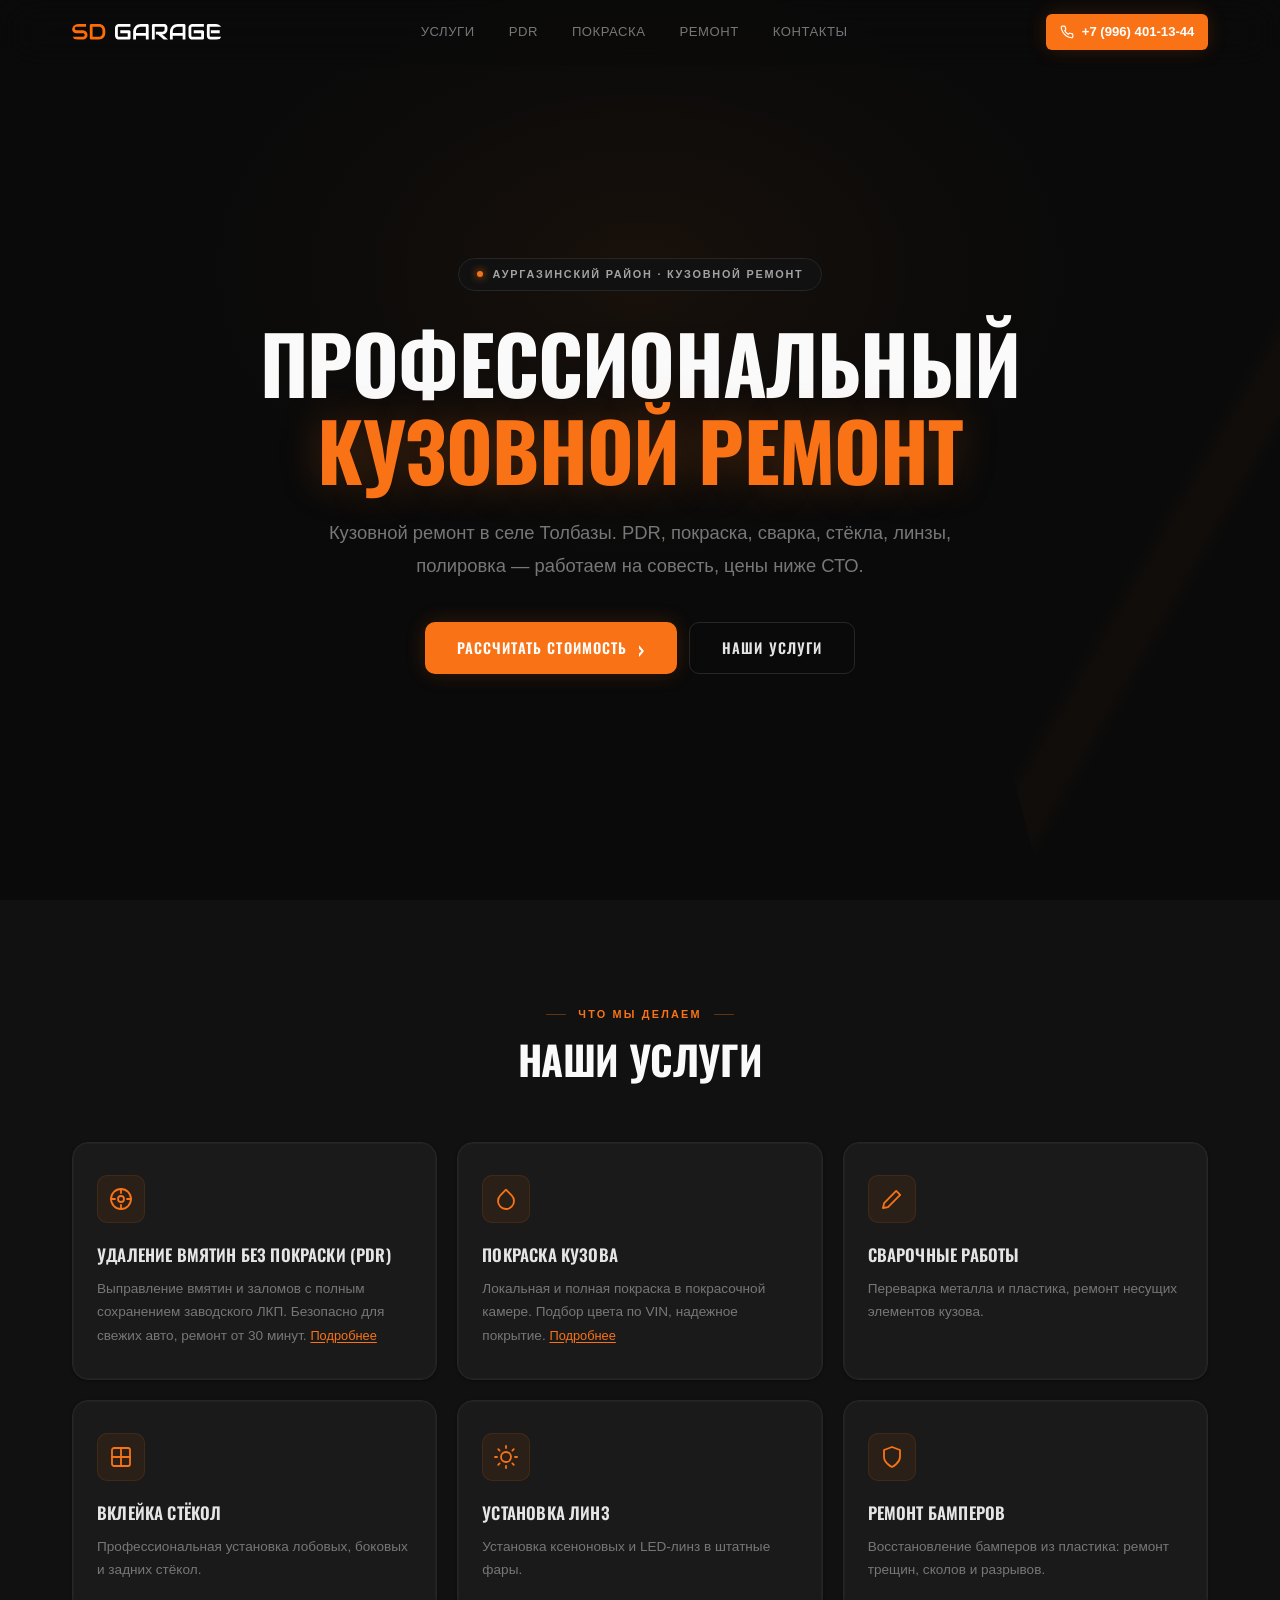
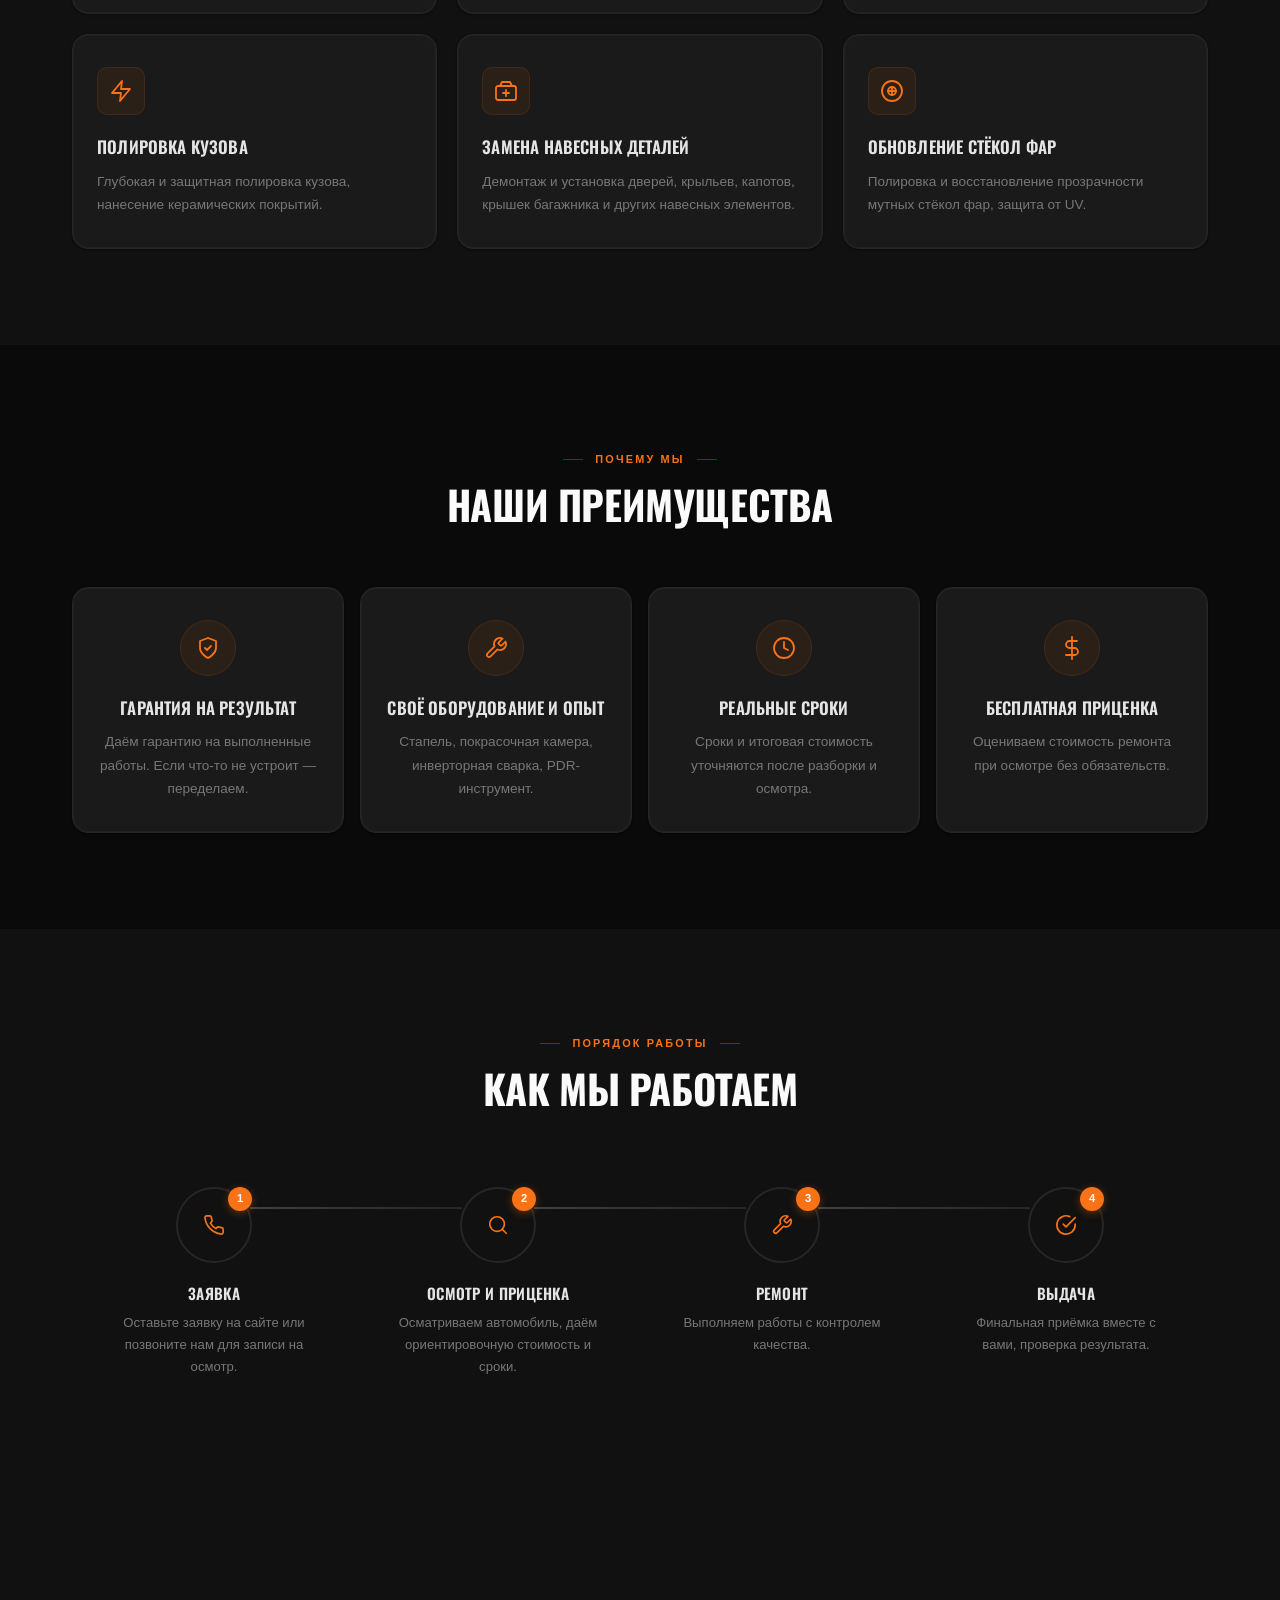
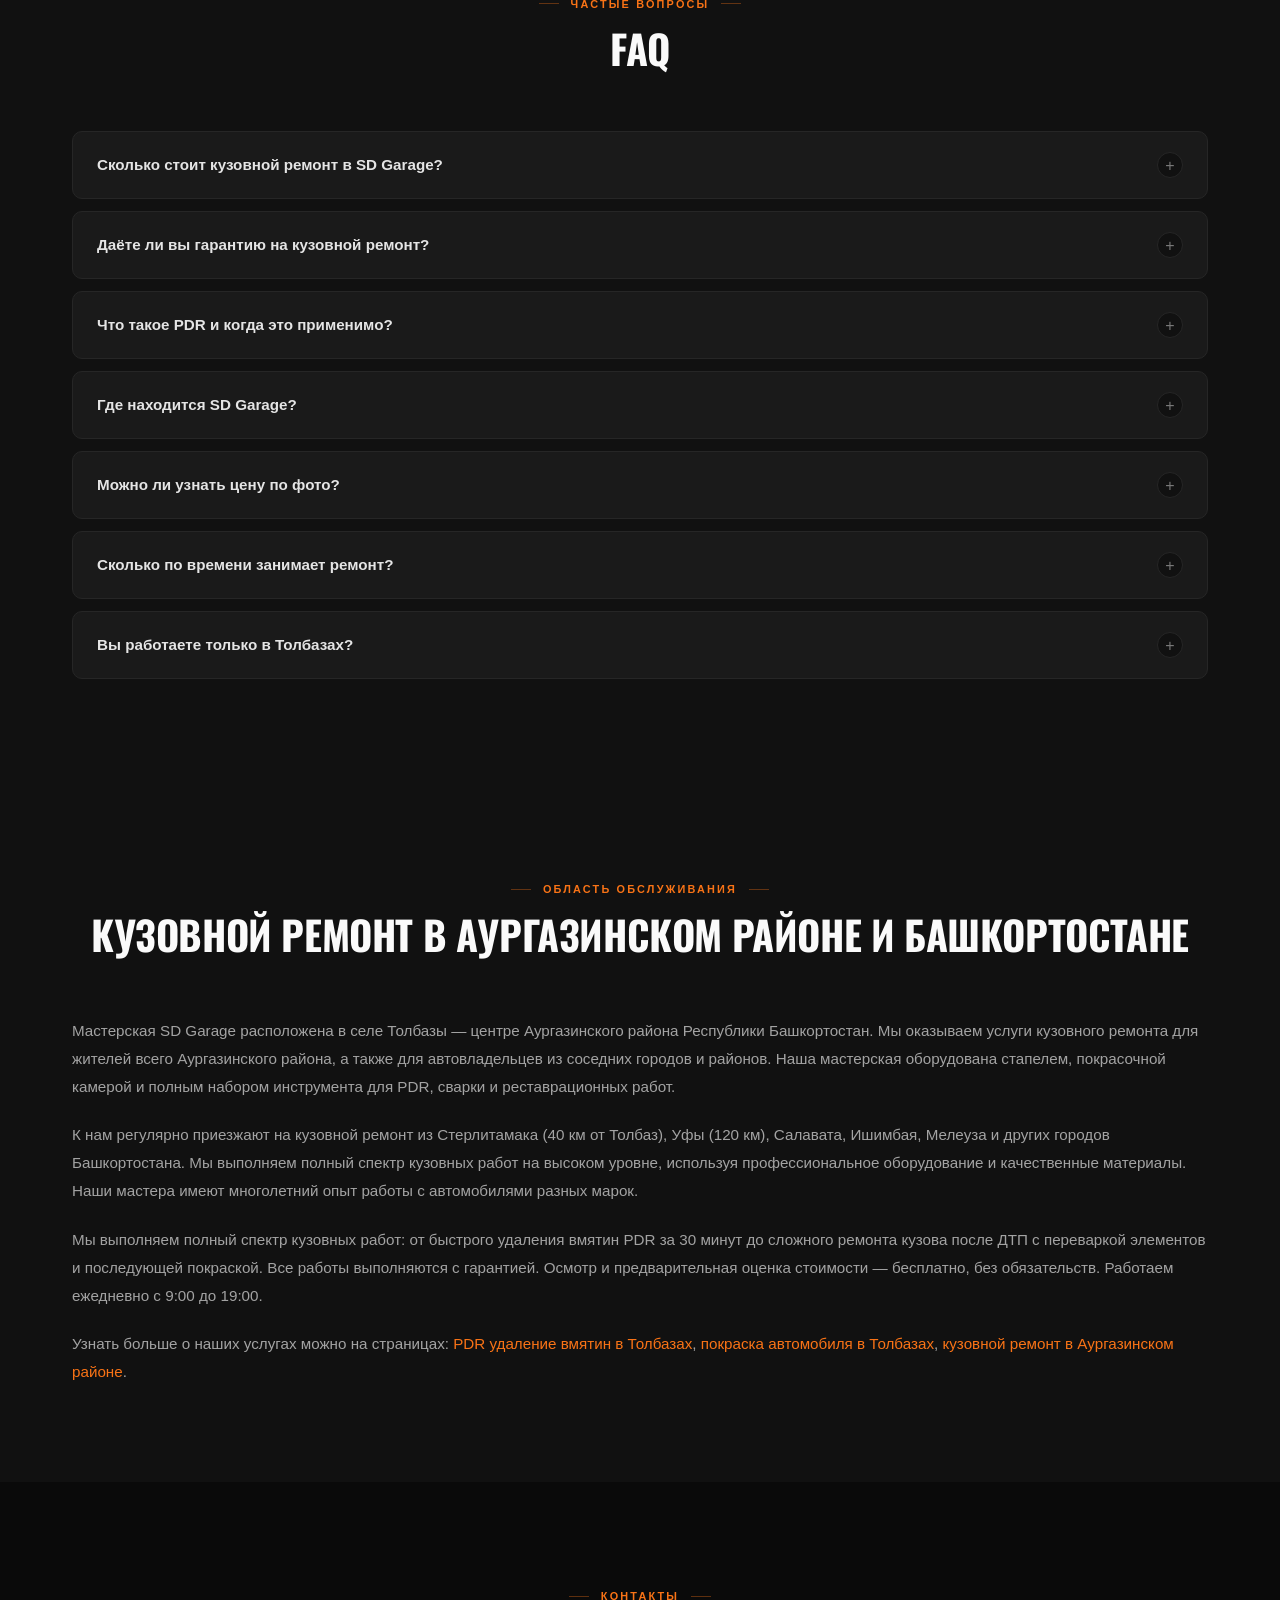
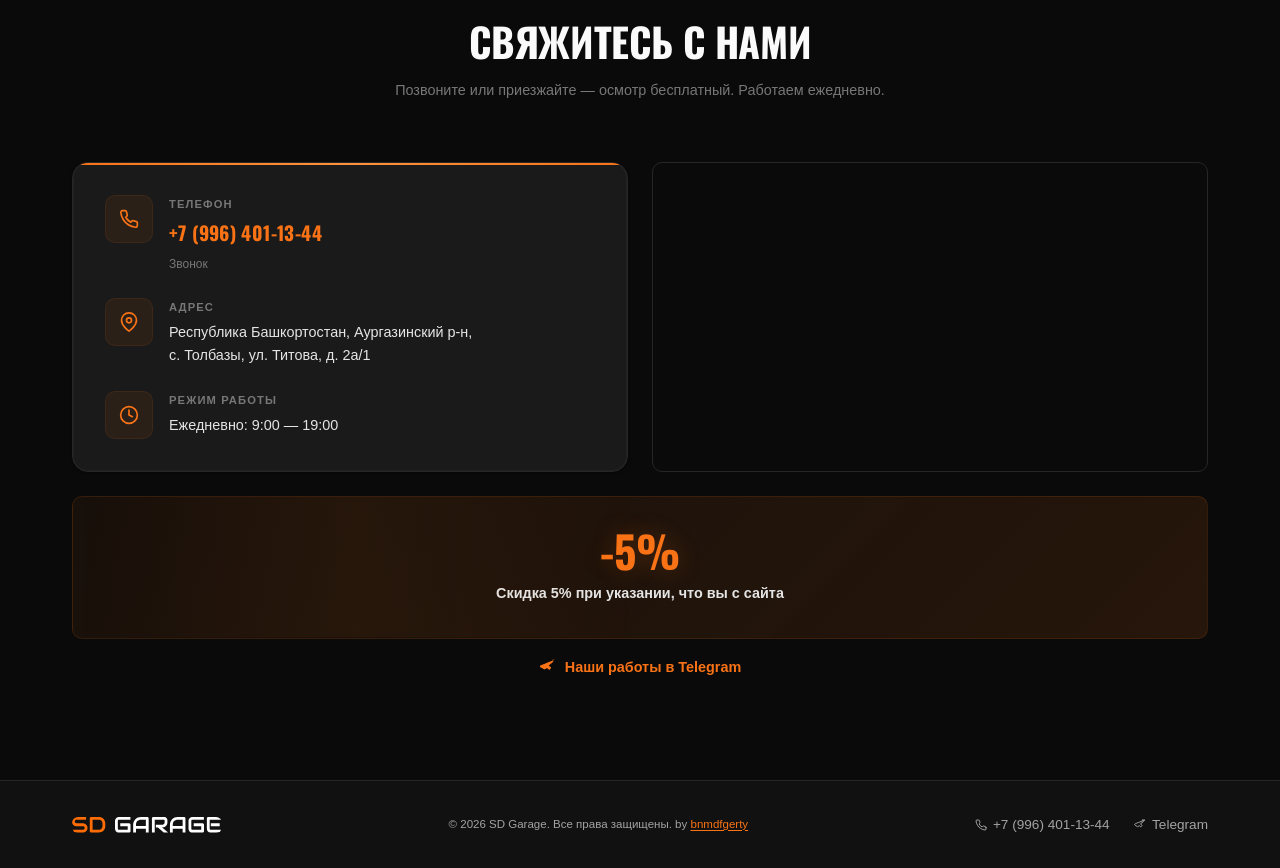
<file: index.html>
<!DOCTYPE html>
<html lang="ru">
<head>
  <meta charset="UTF-8">
  <meta name="viewport" content="width=device-width, initial-scale=1.0">

  <!-- Primary Meta -->
  <title>Кузовной ремонт в Толбазах | Покраска авто, PDR, сварка — SD Garage</title>
  <meta name="description" content="SD Garage — кузовной ремонт в Толбазах (Аургазинский район). Покраска автомобилей, удаление вмятин PDR, ремонт бамперов, сварка, полировка, вклейка стёкол. Гарантия качества.">
  <meta name="keywords" content="кузовной ремонт Толбазы, кузовной ремонт Аургазинский район, кузовной ремонт Башкортостан, автосервис Толбазы, кузовной ремонт село Толбазы, PDR удаление вмятин Толбазы, покраска кузова Аургазинский район, сварка кузова Башкортостан, ремонт бамперов Толбазы, вклейка стёкол Толбазы, установка линз Аургазинский район, полировка кузова Толбазы, частный кузовной мастер, кузовной ремонт недорого, SD Garage Толбазы, стапельные работы Аургазинский район, локальная покраска Толбазы, ремонт авто Толбазы, кузовные работы Аургазинский район Башкортостан">
  <link rel="canonical" href="https://sd-garage102.ru/">
  <meta name="google-site-verification" content="google13966633c62f2dd1.html">

  <!-- Favicon -->
  <link rel="icon" href="/favicon.svg" type="image/svg+xml">

  <!-- Open Graph -->
  <meta property="og:title" content="SD Garage — Кузовной ремонт в Толбазах, Аургазинский район">
  <meta property="og:description" content="PDR, покраска, сварка, ремонт бамперов, вклейка стёкол, установка линз, полировка. с. Толбазы, Аургазинский район, Башкортостан. Звоните: +7 (996) 401-13-44.">
  <meta property="og:type" content="website">
  <meta property="og:locale" content="ru_RU">
  <meta property="og:url" content="https://sd-garage102.ru/">
  <meta property="og:site_name" content="SD Garage">
  <meta property="og:image" content="https://sd-garage102.ru/og-image.png">
  <meta property="og:image:width" content="1152">
  <meta property="og:image:height" content="864">
  <meta property="og:image:alt" content="SD Garage — Кузовной ремонт в Толбазах, Башкортостан">

  <!-- Twitter Card -->
  <meta name="twitter:card" content="summary_large_image">
  <meta name="twitter:title" content="SD Garage — Кузовной ремонт в Толбазах">
  <meta name="twitter:description" content="PDR, покраска, сварка, стёкла, линзы, полировка. Аургазинский район, Башкортостан.">
  <meta name="twitter:image" content="https://sd-garage102.ru/og-image.png">

  <!-- Robots -->
  <meta name="robots" content="index,follow,max-image-preview:large">

  <!-- Geo -->
  <meta name="geo.region" content="RU-BA">
  <meta name="geo.placename" content="Толбазы, Аургазинский район">
  <meta name="geo.position" content="53.0110;55.2430">
  <meta name="ICBM" content="53.0110, 55.2430">

  <!-- Google Fonts: Oswald (cyrillic) -->
  <link rel="preconnect" href="https://fonts.googleapis.com">
  <link rel="preconnect" href="https://fonts.gstatic.com" crossorigin>
  <link href="https://fonts.googleapis.com/css2?family=Oswald:wght@400;500;600;700&display=swap" rel="stylesheet">

  <!-- CSS -->
  <link rel="stylesheet" href="style.css">

  <!-- JSON-LD: AutoRepair -->
  <script type="application/ld+json">
{
  "@context": "https://schema.org",
  "@type": "AutoBodyShop",
  "name": "SD Garage — Кузовной ремонт",
  "description": "Кузовной ремонт в селе Толбазы Аургазинского района Республики Башкортостан. Частные мастера: PDR, покраска кузова, сварка, ремонт бамперов, вклейка стёкол, установка линз, полировка.",
  "telephone": "+79964011344",
  "address": {
    "@type": "PostalAddress",
    "streetAddress": "ул. Титова, д. 2а/1",
    "addressLocality": "с. Толбазы",
    "addressRegion": "Аургазинский район, Республика Башкортостан",
    "addressCountry": "RU"
  },
  "geo": {
    "@type": "GeoCoordinates",
    "latitude": 53.011,
    "longitude": 55.243
  },
  "areaServed": [
    {
      "@type": "Place",
      "name": "Толбазы",
      "containedInPlace": {
        "@type": "AdministrativeArea",
        "name": "Аургазинский район, Республика Башкортостан"
      }
    },
    {
      "@type": "Place",
      "name": "Аургазинский район",
      "containedInPlace": {
        "@type": "AdministrativeArea",
        "name": "Республика Башкортостан"
      }
    },
    {
      "@type": "City",
      "name": "Стерлитамак"
    },
    {
      "@type": "City",
      "name": "Уфа"
    }
  ],
  "openingHoursSpecification": [
    {
      "@type": "OpeningHoursSpecification",
      "dayOfWeek": [
        "Monday",
        "Tuesday",
        "Wednesday",
        "Thursday",
        "Friday",
        "Saturday",
        "Sunday"
      ],
      "opens": "09:00",
      "closes": "19:00"
    }
  ],
  "priceRange": "₽",
  "hasOfferCatalog": {
    "@type": "OfferCatalog",
    "name": "Услуги кузовного ремонта в Толбазах",
    "itemListElement": [
      {
        "@type": "Offer",
        "itemOffered": {
          "@type": "Service",
          "name": "Удаление вмятин без покраски (PDR) — Толбазы",
          "description": "PDR ремонт в Аургазинском районе Башкортостана"
        }
      },
      {
        "@type": "Offer",
        "itemOffered": {
          "@type": "Service",
          "name": "Покраска кузова — Толбазы",
          "description": "Локальная и полная покраска в Аургазинском районе"
        }
      },
      {
        "@type": "Offer",
        "itemOffered": {
          "@type": "Service",
          "name": "Сварочные работы — Толбазы"
        }
      },
      {
        "@type": "Offer",
        "itemOffered": {
          "@type": "Service",
          "name": "Вклейка стёкол — Толбазы"
        }
      },
      {
        "@type": "Offer",
        "itemOffered": {
          "@type": "Service",
          "name": "Установка линз — Толбазы, Аургазинский район"
        }
      },
      {
        "@type": "Offer",
        "itemOffered": {
          "@type": "Service",
          "name": "Ремонт бамперов — Толбазы"
        }
      },
      {
        "@type": "Offer",
        "itemOffered": {
          "@type": "Service",
          "name": "Полировка кузова — Толбазы, Башкортостан"
        }
      }
    ]
  }
}
  </script>

  <!-- JSON-LD: BreadcrumbList -->
  <script type="application/ld+json">
{
  "@context": "https://schema.org",
  "@type": "BreadcrumbList",
  "itemListElement": [
    {
      "@type": "ListItem",
      "position": 1,
      "name": "SD Garage — Кузовной ремонт в Толбазах"
    }
  ]
}
  </script>

  <!-- JSON-LD: FAQPage -->
  <script type="application/ld+json">
{
  "@context": "https://schema.org",
  "@type": "FAQPage",
  "mainEntity": [
    {
      "@type": "Question",
      "name": "Сколько стоит кузовной ремонт в SD Garage (Толбазы)?",
      "acceptedAnswer": {
        "@type": "Answer",
        "text": "Окончательная стоимость определяется после осмотра и разборки — под повреждениями часто бывают скрытые дефекты. До начала работ даём ориентировочную цену, уточняем по факту. Цены ниже, чем на крупных СТО в Стерлитамаке и Уфе."
      }
    },
    {
      "@type": "Question",
      "name": "Даёте ли вы гарантию на кузовной ремонт?",
      "acceptedAnswer": {
        "@type": "Answer",
        "text": "Да, мы даём гарантию на выполненные работы. Если что-то не устроит — поправим. Мы частные мастера, работаем на совесть и заинтересованы в каждом клиенте."
      }
    },
    {
      "@type": "Question",
      "name": "Что такое PDR и когда это применимо?",
      "acceptedAnswer": {
        "@type": "Answer",
        "text": "PDR (Paintless Dent Repair) — удаление вмятин без покраски. Подходит для вмятин, где ЛКП не повреждено. Сохраняет заводское покрытие. Ремонт занимает от 30 минут."
      }
    },
    {
      "@type": "Question",
      "name": "Где находится SD Garage?",
      "acceptedAnswer": {
        "@type": "Answer",
        "text": "Республика Башкортостан, Аургазинский р-н, с. Толбазы, ул. Титова, д. 2а/1. Работаем ежедневно с 9:00 до 19:00. Запись по телефону +7 (996) 401-13-44."
      }
    },
    {
      "@type": "Question",
      "name": "Можно ли узнать цену по фото?",
      "acceptedAnswer": {
        "@type": "Answer",
        "text": "Да, отправьте фото повреждений через форму на сайте или в ТГ/ВК — назовём ориентировочную стоимость. Точную цену определяем только при живом осмотре, так как под ЛКП могут быть скрытые дефекты."
      }
    },
    {
      "@type": "Question",
      "name": "Сколько по времени занимает ремонт?",
      "acceptedAnswer": {
        "@type": "Answer",
        "text": "Зависит от объёма работ. PDR — от 30 минут, локальная покраска элемента — 1–2 дня, полный кузовной ремонт — от 3 дней. Точный срок называем после осмотра. Могут быть корректировки в процессе."
      }
    },
    {
      "@type": "Question",
      "name": "Вы работаете только в Толбазах?",
      "acceptedAnswer": {
        "@type": "Answer",
        "text": "Основная мастерская в Толбазах, Аургазинский район. Но к нам ездят из Стерлитамака, Уфы, Салавата и других городов Башкортостана — разница в цене перекрывает дорогу."
      }
    }
  ]
}
  </script>
</head>
<body>

  <!-- ═══════════════ HEADER ═══════════════ -->
  <header class="header" id="header">
    <div class="container header__inner">
      <a href="#" class="header__logo">
        <img src="logo.svg" alt="SD Garage" width="120" height="32" class="header__logo-img">
      </a>

      <nav class="header__nav" id="nav" aria-label="Основная навигация">
        <a href="#services" class="header__nav-link">Услуги</a>
        <a href="pdr-tolbazy.html" class="header__nav-link">PDR</a>
        <a href="pokraska-avto-tolbazy.html" class="header__nav-link">Покраска</a>
        <a href="kuhzovnoy-remont-aurgazinskiy-rayon.html" class="header__nav-link">Ремонт</a>
        <a href="#contacts" class="header__nav-link">Контакты</a>
      </nav>

      <div class="header__actions">
        <a href="tel:+79964011344" class="header__phone">
          <svg width="14" height="14" viewBox="0 0 24 24" fill="none" stroke="currentColor" stroke-width="2" stroke-linecap="round" stroke-linejoin="round"><path d="M22 16.92v3a2 2 0 0 1-2.18 2 19.79 19.79 0 0 1-8.63-3.07 19.5 19.5 0 0 1-6-6 19.79 19.79 0 0 1-3.07-8.67A2 2 0 0 1 4.11 2h3a2 2 0 0 1 2 1.72c.127.96.361 1.903.7 2.81a2 2 0 0 1-.45 2.11L8.09 9.91a16 16 0 0 0 6 6l1.27-1.27a2 2 0 0 1 2.11-.45c.907.339 1.85.573 2.81.7A2 2 0 0 1 22 16.92z"/></svg>
          +7 (996) 401-13-44
        </a>
      </div>

      <button class="header__burger" id="burger" aria-label="Открыть меню" aria-expanded="false">
        <span class="burger-lines" id="burger-icon">
          <span></span><span></span><span></span>
        </span>
      </button>
    </div>

    <!-- Мобильное меню -->
    <div class="header__mobile" id="mobile-menu">
      <nav class="header__mobile-nav" aria-label="Мобильная навигация">
        <a href="#services" class="header__mobile-link">Услуги</a>
        <a href="pdr-tolbazy.html" class="header__mobile-link">PDR</a>
        <a href="pokraska-avto-tolbazy.html" class="header__mobile-link">Покраска</a>
        <a href="kuhzovnoy-remont-aurgazinskiy-rayon.html" class="header__mobile-link">Ремонт</a>
        <a href="#contacts" class="header__mobile-link">Контакты</a>
      </nav>
      <a href="tel:+79964011344" class="header__phone header__phone--mobile">
        <svg width="16" height="16" viewBox="0 0 24 24" fill="none" stroke="currentColor" stroke-width="2" stroke-linecap="round" stroke-linejoin="round"><path d="M22 16.92v3a2 2 0 0 1-2.18 2 19.79 19.79 0 0 1-8.63-3.07 19.5 19.5 0 0 1-6-6 19.79 19.79 0 0 1-3.07-8.67A2 2 0 0 1 4.11 2h3a2 2 0 0 1 2 1.72c.127.96.361 1.903.7 2.81a2 2 0 0 1-.45 2.11L8.09 9.91a16 16 0 0 0 6 6l1.27-1.27a2 2 0 0 1 2.11-.45c.907.339 1.85.573 2.81.7A2 2 0 0 1 22 16.92z"/></svg>
        +7 (996) 401-13-44
      </a>
    </div>
  </header>

  <main>
    <!-- ═══════════════ HERO ═══════════════ -->
    <section class="hero">
      <div class="hero__grid"></div>
      <div class="hero__glow"></div>
      <div class="container hero__content">
        <div class="hero__badge">
          <span class="hero__badge-dot"></span>
          Аургазинский район &middot; Кузовной ремонт
        </div>
        <h1 class="hero__title">
          Профессиональный<br>
          <span class="hero__title--accent">кузовной ремонт</span>
        </h1>
        <p class="hero__description">
          Кузовной ремонт в селе Толбазы. PDR, покраска, сварка, стёкла, линзы, полировка — работаем на совесть, цены ниже СТО.
        </p>
        <div class="hero__buttons">
          <a href="#contacts" class="btn btn--primary btn--lg">
            Рассчитать стоимость <span class="btn__arrow">&rsaquo;</span>
          </a>
          <a href="#services" class="btn btn--outline btn--lg">Наши услуги</a>
        </div>
      </div>
    </section>

    <!-- ═══════════════ SERVICES ═══════════════ -->
    <section class="section section--surface" id="services">
      <div class="container">
        <div class="section__header">
          <p class="section__label">Что мы делаем</p>
          <h2 class="section__title">Наши услуги</h2>
        </div>
        <div class="cards cards--3">
          <div class="card">
            <div class="card__icon">
              <svg width="24" height="24" viewBox="0 0 24 24" fill="none" stroke="currentColor" stroke-width="1.8" stroke-linecap="round" stroke-linejoin="round"><circle cx="12" cy="12" r="10"/><circle cx="12" cy="12" r="3"/><line x1="12" y1="2" x2="12" y2="6"/><line x1="12" y1="18" x2="12" y2="22"/><line x1="2" y1="12" x2="6" y2="12"/><line x1="18" y1="12" x2="22" y2="12"/></svg>
            </div>
            <h3 class="card__title"><a href="pdr-tolbazy.html" style="color:inherit;text-decoration:none;">Удаление вмятин без покраски (PDR)</a></h3>
            <p class="card__text">Выправление вмятин и заломов с полным сохранением заводского ЛКП. Безопасно для свежих авто, ремонт от 30 минут. <a href="pdr-tolbazy.html" aria-label="Подробнее об услуге PDR в Толбазах" style="color:var(--accent);font-size:0.8rem;text-decoration:underline;text-underline-offset:2px">Подробнее</a></p>
          </div>
          <div class="card">
            <div class="card__icon">
              <svg width="24" height="24" viewBox="0 0 24 24" fill="none" stroke="currentColor" stroke-width="1.8" stroke-linecap="round" stroke-linejoin="round"><path d="M12 2.69l5.66 5.66a8 8 0 1 1-11.31 0z"/></svg>
            </div>
            <h3 class="card__title"><a href="pokraska-avto-tolbazy.html" style="color:inherit;text-decoration:none;">Покраска кузова</a></h3>
            <p class="card__text">Локальная и полная покраска в покрасочной камере. Подбор цвета по VIN, надежное покрытие. <a href="pokraska-avto-tolbazy.html" aria-label="Подробнее об услуге покраски авто" style="color:var(--accent);font-size:0.8rem;text-decoration:underline;text-underline-offset:2px">Подробнее</a></p>
          </div>
          <div class="card">
            <div class="card__icon">
              <svg width="24" height="24" viewBox="0 0 24 24" fill="none" stroke="currentColor" stroke-width="1.8" stroke-linecap="round" stroke-linejoin="round"><path d="M16.18 3.84l4 4L8 20.02l-5.02.98 1.16-4.9L16.18 3.84z"/></svg>
            </div>
            <h3 class="card__title">Сварочные работы</h3>
            <p class="card__text">Переварка металла и пластика, ремонт несущих элементов кузова.</p>
          </div>
          <div class="card">
            <div class="card__icon">
              <svg width="24" height="24" viewBox="0 0 24 24" fill="none" stroke="currentColor" stroke-width="1.8" stroke-linecap="round" stroke-linejoin="round"><rect x="3" y="3" width="18" height="18" rx="2"/><line x1="3" y1="12" x2="21" y2="12"/><line x1="12" y1="3" x2="12" y2="21"/></svg>
            </div>
            <h3 class="card__title">Вклейка стёкол</h3>
            <p class="card__text">Профессиональная установка лобовых, боковых и задних стёкол.</p>
          </div>
          <div class="card">
            <div class="card__icon">
              <svg width="24" height="24" viewBox="0 0 24 24" fill="none" stroke="currentColor" stroke-width="1.8" stroke-linecap="round" stroke-linejoin="round"><circle cx="12" cy="12" r="5"/><line x1="12" y1="1" x2="12" y2="3"/><line x1="12" y1="21" x2="12" y2="23"/><line x1="4.22" y1="4.22" x2="5.64" y2="5.64"/><line x1="18.36" y1="18.36" x2="19.78" y2="19.78"/><line x1="1" y1="12" x2="3" y2="12"/><line x1="21" y1="12" x2="23" y2="12"/><line x1="4.22" y1="19.78" x2="5.64" y2="18.36"/><line x1="18.36" y1="5.64" x2="19.78" y2="4.22"/></svg>
            </div>
            <h3 class="card__title">Установка линз</h3>
            <p class="card__text">Установка ксеноновых и LED-линз в штатные фары.</p>
          </div>
          <div class="card">
            <div class="card__icon">
              <svg width="24" height="24" viewBox="0 0 24 24" fill="none" stroke="currentColor" stroke-width="1.8" stroke-linecap="round" stroke-linejoin="round"><path d="M12 22s8-4 8-10V5l-8-3-8 3v7c0 6 8 10 8 10z"/></svg>
            </div>
            <h3 class="card__title">Ремонт бамперов</h3>
            <p class="card__text">Восстановление бамперов из пластика: ремонт трещин, сколов и разрывов.</p>
          </div>
          <div class="card">
            <div class="card__icon">
              <svg width="24" height="24" viewBox="0 0 24 24" fill="none" stroke="currentColor" stroke-width="1.8" stroke-linecap="round" stroke-linejoin="round"><polygon points="13 2 3 14 12 14 11 22 21 10 12 10 13 2"/></svg>
            </div>
            <h3 class="card__title">Полировка кузова</h3>
            <p class="card__text">Глубокая и защитная полировка кузова, нанесение керамических покрытий.</p>
          </div>
          <div class="card">
            <div class="card__icon">
              <svg width="24" height="24" viewBox="0 0 24 24" fill="none" stroke="currentColor" stroke-width="1.8" stroke-linecap="round" stroke-linejoin="round"><rect x="2" y="7" width="20" height="14" rx="2" ry="2"/><path d="M16 3h-8l-2 4h12l-2-4z"/><line x1="12" y1="11" x2="12" y2="17"/><line x1="9" y1="14" x2="15" y2="14"/></svg>
            </div>
            <h3 class="card__title">Замена навесных деталей</h3>
            <p class="card__text">Демонтаж и установка дверей, крыльев, капотов, крышек багажника и других навесных элементов.</p>
          </div>
          <div class="card">
            <div class="card__icon">
              <svg width="24" height="24" viewBox="0 0 24 24" fill="none" stroke="currentColor" stroke-width="1.8" stroke-linecap="round" stroke-linejoin="round"><circle cx="12" cy="12" r="10"/><path d="M8 12h8"/><path d="M12 8v8"/><circle cx="12" cy="12" r="4"/></svg>
            </div>
            <h3 class="card__title">Обновление стёкол фар</h3>
            <p class="card__text">Полировка и восстановление прозрачности мутных стёкол фар, защита от UV.</p>
          </div>
        </div>
      </div>
    </section>

    <!-- ═══════════════ ADVANTAGES ═══════════════ -->
    <section class="section" id="advantages">
      <div class="container">
        <div class="section__header">
          <p class="section__label">Почему мы</p>
          <h2 class="section__title">Наши преимущества</h2>
        </div>
        <div class="cards cards--4">
          <div class="card card--center">
            <div class="card__icon-round">
              <svg width="24" height="24" viewBox="0 0 24 24" fill="none" stroke="currentColor" stroke-width="1.8" stroke-linecap="round" stroke-linejoin="round"><path d="M12 22s8-4 8-10V5l-8-3-8 3v7c0 6 8 10 8 10z"/><polyline points="9 12 11 14 15 10"/></svg>
            </div>
            <h3 class="card__title">Гарантия на результат</h3>
            <p class="card__text">Даём гарантию на выполненные работы. Если что-то не устроит — переделаем.</p>
          </div>
          <div class="card card--center">
            <div class="card__icon-round">
              <svg width="24" height="24" viewBox="0 0 24 24" fill="none" stroke="currentColor" stroke-width="1.8" stroke-linecap="round" stroke-linejoin="round"><path d="M14.7 6.3a1 1 0 0 0 0 1.4l1.6 1.6a1 1 0 0 0 1.4 0l3.77-3.77a6 6 0 0 1-7.94 7.94l-6.91 6.91a2.12 2.12 0 0 1-3-3l6.91-6.91a6 6 0 0 1 7.94-7.94l-3.76 3.76z"/></svg>
            </div>
            <h3 class="card__title">Своё оборудование и опыт</h3>
            <p class="card__text">Стапель, покрасочная камера, инверторная сварка, PDR-инструмент.</p>
          </div>
          <div class="card card--center">
            <div class="card__icon-round">
              <svg width="24" height="24" viewBox="0 0 24 24" fill="none" stroke="currentColor" stroke-width="1.8" stroke-linecap="round" stroke-linejoin="round"><circle cx="12" cy="12" r="10"/><polyline points="12 6 12 12 16 14"/></svg>
            </div>
            <h3 class="card__title">Реальные сроки</h3>
            <p class="card__text">Сроки и итоговая стоимость уточняются после разборки и осмотра.</p>
          </div>
          <div class="card card--center">
            <div class="card__icon-round">
              <svg width="24" height="24" viewBox="0 0 24 24" fill="none" stroke="currentColor" stroke-width="1.8" stroke-linecap="round" stroke-linejoin="round"><line x1="12" y1="1" x2="12" y2="23"/><path d="M17 5H9.5a3.5 3.5 0 0 0 0 7h5a3.5 3.5 0 0 1 0 7H6"/></svg>
            </div>
            <h3 class="card__title">Бесплатная приценка</h3>
            <p class="card__text">Оцениваем стоимость ремонта при осмотре без обязательств.</p>
          </div>
        </div>
      </div>
    </section>

    <!-- ═══════════════ PROCESS ═══════════════ -->
    <section class="section section--surface" id="process">
      <div class="container">
        <div class="section__header">
          <p class="section__label">Порядок работы</p>
          <h2 class="section__title">Как мы работаем</h2>
        </div>
        <div class="steps">
          <div class="step">
            <div class="step__connector"></div>
            <div class="step__circle">
              <span class="step__number">1</span>
              <svg width="22" height="22" viewBox="0 0 24 24" fill="none" stroke="currentColor" stroke-width="1.8" stroke-linecap="round" stroke-linejoin="round"><path d="M22 16.92v3a2 2 0 0 1-2.18 2 19.79 19.79 0 0 1-8.63-3.07 19.5 19.5 0 0 1-6-6 19.79 19.79 0 0 1-3.07-8.67A2 2 0 0 1 4.11 2h3a2 2 0 0 1 2 1.72c.127.96.361 1.903.7 2.81a2 2 0 0 1-.45 2.11L8.09 9.91a16 16 0 0 0 6 6l1.27-1.27a2 2 0 0 1 2.11-.45c.907.339 1.85.573 2.81.7A2 2 0 0 1 22 16.92z"/></svg>
            </div>
            <h3 class="step__title">Заявка</h3>
            <p class="step__text">Оставьте заявку на сайте или позвоните нам для записи на осмотр.</p>
          </div>
          <div class="step">
            <div class="step__connector"></div>
            <div class="step__circle">
              <span class="step__number">2</span>
              <svg width="22" height="22" viewBox="0 0 24 24" fill="none" stroke="currentColor" stroke-width="1.8" stroke-linecap="round" stroke-linejoin="round"><circle cx="11" cy="11" r="8"/><line x1="21" y1="21" x2="16.65" y2="16.65"/></svg>
            </div>
            <h3 class="step__title">Осмотр и приценка</h3>
            <p class="step__text">Осматриваем автомобиль, даём ориентировочную стоимость и сроки.</p>
          </div>
          <div class="step">
            <div class="step__connector"></div>
            <div class="step__circle">
              <span class="step__number">3</span>
              <svg width="22" height="22" viewBox="0 0 24 24" fill="none" stroke="currentColor" stroke-width="1.8" stroke-linecap="round" stroke-linejoin="round"><path d="M14.7 6.3a1 1 0 0 0 0 1.4l1.6 1.6a1 1 0 0 0 1.4 0l3.77-3.77a6 6 0 0 1-7.94 7.94l-6.91 6.91a2.12 2.12 0 0 1-3-3l6.91-6.91a6 6 0 0 1 7.94-7.94l-3.76 3.76z"/></svg>
            </div>
            <h3 class="step__title">Ремонт</h3>
            <p class="step__text">Выполняем работы с контролем качества.</p>
          </div>
          <div class="step">
            <div class="step__circle">
              <span class="step__number">4</span>
              <svg width="22" height="22" viewBox="0 0 24 24" fill="none" stroke="currentColor" stroke-width="1.8" stroke-linecap="round" stroke-linejoin="round"><path d="M22 11.08V12a10 10 0 1 1-5.93-9.14"/><polyline points="22 4 12 14.01 9 11.01"/></svg>
            </div>
            <h3 class="step__title">Выдача</h3>
            <p class="step__text">Финальная приёмка вместе с вами, проверка результата.</p>
          </div>
        </div>
      </div>
    </section>

    <!-- ═══════════════ FAQ ═══════════════ -->
    <section class="section section--surface" id="faq">
      <div class="container">
        <div class="section__header">
          <p class="section__label">Частые вопросы</p>
          <h2 class="section__title">FAQ</h2>
        </div>
        <div class="faq">
          <details class="faq__item">
            <summary class="faq__question">
              Сколько стоит кузовной ремонт в SD Garage?
              <span class="faq__toggle" aria-hidden="true">+</span>
            </summary>
            <div class="faq__answer">
              <p>Окончательная стоимость кузовного ремонта определяется после осмотра и разборки — под повреждениями часто бывают скрытые дефекты (трещины, коррозия, деформация креплений), которые невозможно увидеть без демонтажа. До начала работ мы даём ориентировочную цену, а после разборки уточняем итоговую сумму. Работаем честно и прозрачно — показываем все найденные дефекты перед началом ремонта.</p>
            </div>
          </details>
          <details class="faq__item">
            <summary class="faq__question">
              Даёте ли вы гарантию на кузовной ремонт?
              <span class="faq__toggle" aria-hidden="true">+</span>
            </summary>
            <div class="faq__answer">
              <p>Да, мы даём гарантию на все выполненные работы — как на кузовной ремонт, так и на покраску, PDR, сварку и другие услуги. Если что-то не устроит во время приёмки — поправим за свой счёт. Мы частные мастера в Толбазах, работаем на совесть и заинтересованы в каждом клиенте, поэтому качество контролируем лично.</p>
            </div>
          </details>
          <details class="faq__item">
            <summary class="faq__question">
              Что такое PDR и когда это применимо?
              <span class="faq__toggle" aria-hidden="true">+</span>
            </summary>
            <div class="faq__answer">
              <p>PDR (Paintless Dent Repair) — это технология удаления вмятин без покраски кузова. Подходит для вмятин, где лакокрасочное покрытие не повреждено — град, парковочные удары, вмятины от hail. Метод сохраняет заводское ЛКП, что особенно важно для автомобилей с небольшим пробегом. Ремонт занимает от 30 минут, стоимость значительно ниже покраски. Подробнее о PDR в Толбазах — на <a href="pdr-tolbazy.html" style="color:var(--accent);text-decoration:underline;text-underline-offset:2px">отдельной странице</a>.</p>
            </div>
          </details>
          <details class="faq__item">
            <summary class="faq__question">
              Где находится SD Garage?
              <span class="faq__toggle" aria-hidden="true">+</span>
            </summary>
            <div class="faq__answer">
              <p>Мастерская SD Garage находится в Республике Башкортостан, Аургазинский район, село Толбазы, улица Титова, дом 2а/1. Работаем ежедневно с 9:00 до 19:00 без выходных. Запись по телефону +7 (996) 401-13-44. До нас легко добраться из Стерлитамака (около 40 км), Уфы (около 120 км) и Салавата.</p>
            </div>
          </details>
          <details class="faq__item">
            <summary class="faq__question">
              Можно ли узнать цену по фото?
              <span class="faq__toggle" aria-hidden="true">+</span>
            </summary>
            <div class="faq__answer">
              <p>Да, отправьте фото повреждений через мессенджер или позвоните нам — мы назовём ориентировочную стоимость кузовного ремонта. Для более точной оценки желательно прислать несколько фотографий под разными углами при хорошем освещении. Однако финальную цену мы определяем только при живом осмотре автомобиля в нашей мастерской в Толбазах, так как под ЛКП могут быть скрытые дефекты.</p>
            </div>
          </details>
          <details class="faq__item">
            <summary class="faq__question">
              Сколько по времени занимает ремонт?
              <span class="faq__toggle" aria-hidden="true">+</span>
            </summary>
            <div class="faq__answer">
              <p>Сроки зависят от объёма и сложности работ. PDR удаление вмятин — от 30 минут до 2 часов. Локальная покраска одного элемента — 1–2 дня. Полный кузовной ремонт со сваркой и покраской — от 3 до 7 дней. Точный срок называем после осмотра и согласуем с вами перед началом работ. Возможны корректировки в процессе при обнаружении скрытых повреждений.</p>
            </div>
          </details>
          <details class="faq__item">
            <summary class="faq__question">
              Вы работаете только в Толбазах?
              <span class="faq__toggle" aria-hidden="true">+</span>
            </summary>
            <div class="faq__answer">
              <p>Основная мастерская SD Garage находится в селе Толбазы, Аургазинский район Башкортостан. Однако к нам регулярно ездят клиенты из Стерлитамака, Уфы, Салавата, Ишимбая и других городов республики. Мы выполняем кузовной ремонт на высоком уровне, используя профессиональное оборудование. Наши работы можно посмотреть в Telegram-канале: <a href="https://t.me/sd_tilbazy_garage102" style="color:var(--accent)" target="_blank" rel="noopener">@sd_tilbazy_garage102</a>.</p>
            </div>
          </details>
        </div>
      </div>
    </section>

    <!-- ═══════════════ SERVICE AREA (SEO TEXT) ═══════════════ -->
    <section class="section section--surface" id="service-area">
      <div class="container">
        <div class="section__header">
          <p class="section__label">Область обслуживания</p>
          <h2 class="section__title">Кузовной ремонт в Аургазинском районе и Башкортостане</h2>
        </div>
        <div style="font-size:0.95rem;line-height:1.85;color:var(--muted-light)">
          <p style="margin-bottom:1.25rem">Мастерская SD Garage расположена в селе Толбазы — центре Аургазинского района Республики Башкортостан. Мы оказываем услуги кузовного ремонта для жителей всего Аургазинского района, а также для автовладельцев из соседних городов и районов. Наша мастерская оборудована стапелем, покрасочной камерой и полным набором инструмента для PDR, сварки и реставрационных работ.</p>
          <p style="margin-bottom:1.25rem">К нам регулярно приезжают на кузовной ремонт из Стерлитамака (40 км от Толбаз), Уфы (120 км), Салавата, Ишимбая, Мелеуза и других городов Башкортостана. Мы выполняем полный спектр кузовных работ на высоком уровне, используя профессиональное оборудование и качественные материалы. Наши мастера имеют многолетний опыт работы с автомобилями разных марок.</p>
          <p style="margin-bottom:1.25rem">Мы выполняем полный спектр кузовных работ: от быстрого удаления вмятин PDR за 30 минут до сложного ремонта кузова после ДТП с переваркой элементов и последующей покраской. Все работы выполняются с гарантией. Осмотр и предварительная оценка стоимости — бесплатно, без обязательств. Работаем ежедневно с 9:00 до 19:00.</p>
          <p>Узнать больше о наших услугах можно на страницах: <a href="pdr-tolbazy.html" style="color:var(--accent)">PDR удаление вмятин в Толбазах</a>, <a href="pokraska-avto-tolbazy.html" style="color:var(--accent)">покраска автомобиля в Толбазах</a>, <a href="kuhzovnoy-remont-aurgazinskiy-rayon.html" style="color:var(--accent)">кузовной ремонт в Аургазинском районе</a>.</p>
        </div>
      </div>
    </section>

    <!-- ═══════════════ CONTACTS ═══════════════ -->
    <section class="section" id="contacts">
      <div class="container">
        <div class="section__header">
          <p class="section__label">Контакты</p>
          <h2 class="section__title">Свяжитесь с нами</h2>
          <p class="section__subtitle">Позвоните или приезжайте — осмотр бесплатный. Работаем ежедневно.</p>
        </div>
        <div class="contacts-grid">
          <div class="contacts-card">
            <div class="contacts-card__items">
              <div class="contact-item">
                <div class="contact-item__icon">
                  <svg width="20" height="20" viewBox="0 0 24 24" fill="none" stroke="currentColor" stroke-width="2" stroke-linecap="round" stroke-linejoin="round"><path d="M22 16.92v3a2 2 0 0 1-2.18 2 19.79 19.79 0 0 1-8.63-3.07 19.5 19.5 0 0 1-6-6 19.79 19.79 0 0 1-3.07-8.67A2 2 0 0 1 4.11 2h3a2 2 0 0 1 2 1.72c.127.96.361 1.903.7 2.81a2 2 0 0 1-.45 2.11L8.09 9.91a16 16 0 0 0 6 6l1.27-1.27a2 2 0 0 1 2.11-.45c.907.339 1.85.573 2.81.7A2 2 0 0 1 22 16.92z"/></svg>
                </div>
                <div class="contact-item__info">
                  <p class="contact-item__label">Телефон</p>
                  <a href="tel:+79964011344" class="contact-item__value contact-item__value--link">+7 (996) 401-13-44</a>
                  <p class="contact-item__hint">Звонок</p>
                </div>
              </div>
              <div class="contact-item">
                <div class="contact-item__icon">
                  <svg width="20" height="20" viewBox="0 0 24 24" fill="none" stroke="currentColor" stroke-width="2" stroke-linecap="round" stroke-linejoin="round"><path d="M21 10c0 7-9 13-9 13s-9-6-9-13a9 9 0 0 1 18 0z"/><circle cx="12" cy="10" r="3"/></svg>
                </div>
                <div class="contact-item__info">
                  <p class="contact-item__label">Адрес</p>
                  <p class="contact-item__value">Республика Башкортостан, Аургазинский р-н,<br>с. Толбазы, ул. Титова, д. 2а/1</p>
                </div>
              </div>
              <div class="contact-item">
                <div class="contact-item__icon">
                  <svg width="20" height="20" viewBox="0 0 24 24" fill="none" stroke="currentColor" stroke-width="2" stroke-linecap="round" stroke-linejoin="round"><circle cx="12" cy="12" r="10"/><polyline points="12 6 12 12 16 14"/></svg>
                </div>
                <div class="contact-item__info">
                  <p class="contact-item__label">Режим работы</p>
                  <p class="contact-item__value">Ежедневно: 9:00 — 19:00</p>
                </div>
              </div>
            </div>

          </div>
          <div>
            <iframe title="Карта расположения SD Garage" src="https://yandex.ru/map-widget/v1/?um=constructor%3Af5312fd8c2cdacc13869cc4f9f23aaa7a3a49e55d327f269a05b876441469e5d&amp;source=constructor" width="100%" height="300" frameborder="0"></iframe>
          </div>
        </div>
        <div class="discount-banner reveal">
          <p class="discount-banner__percent">-5%</p>
          <p class="discount-banner__title">Скидка 5% при указании, что вы с сайта</p>
        </div>
        <div style="margin-top:1rem;text-align:center">
          <a href="https://t.me/sd_tilbazy_garage102" target="_blank" rel="noopener" style="display:inline-flex;align-items:center;gap:0.5rem;color:var(--accent);font-size:0.9rem;font-weight:600;text-decoration:none">
            <svg width="18" height="18" viewBox="0 0 24 24" fill="currentColor"><path d="M21.198 2.433a2.242 2.242 0 0 0-1.022.215l-8.609 3.33c-2.068.8-4.133 1.598-5.724 2.21a405.15 405.15 0 0 1-2.849 1.09c-.42.147-.99.332-1.473.901-.728.855.07 1.676.348 2.013.178.215.397.373.597.493l4.366 2.453c.196.11.413.167.634.167a.9.9 0 0 0 .507-.157l2.343-1.623a.5.5 0 0 1 .574 0l2.576 2.087a.5.5 0 0 0 .717-.091l1.915-2.109a.5.5 0 0 0-.008-.707l-2.756-2.36a.5.5 0 0 1 .006-.76l4.605-3.636c.684-.539 1.18-1.237 1.18-2.086 0-1.1-.902-1.87-1.862-1.87z"/></svg>
            Наши работы в Telegram
          </a>
        </div>
      </div>
    </section>
  </main>

  <!-- ═══════════════ FOOTER ═══════════════ -->
  <footer class="footer">
    <div class="container footer__inner">
      <div class="footer__logo">
        <img src="logo.svg" alt="SD Garage" width="120" height="32" class="footer__logo-img">
      </div>
      <p class="footer__copy">&copy; 2026 SD Garage. Все права защищены. by <a href="https://t.me/HISTIZAKERO" target="_blank" rel="noopener" style="color:var(--accent);text-decoration:underline;text-underline-offset:2px">bnmdfgerty</a></p>
      <div style="display:flex;gap:1.5rem;align-items:center;flex-wrap:wrap;justify-content:center">
        <a href="tel:+79964011344" style="display:inline-flex;align-items:center;gap:0.4rem;color:var(--text-muted);text-decoration:none;font-size:0.85rem">
          <svg width="12" height="12" viewBox="0 0 24 24" fill="none" stroke="currentColor" stroke-width="2" stroke-linecap="round" stroke-linejoin="round"><path d="M22 16.92v3a2 2 0 0 1-2.18 2 19.79 19.79 0 0 1-8.63-3.07 19.5 19.5 0 0 1-6-6 19.79 19.79 0 0 1-3.07-8.67A2 2 0 0 1 4.11 2h3a2 2 0 0 1 2 1.72c.127.96.361 1.903.7 2.81a2 2 0 0 1-.45 2.11L8.09 9.91a16 16 0 0 0 6 6l1.27-1.27a2 2 0 0 1 2.11-.45c.907.339 1.85.573 2.81.7A2 2 0 0 1 22 16.92z"/></svg>
          +7 (996) 401-13-44
        </a>
        <a href="https://t.me/sd_tilbazy_garage102" target="_blank" rel="noopener" style="display:inline-flex;align-items:center;gap:0.4rem;color:var(--text-muted);text-decoration:none;font-size:0.85rem">
          <svg width="12" height="12" viewBox="0 0 24 24" fill="none" stroke="currentColor" stroke-width="2" stroke-linecap="round" stroke-linejoin="round"><path d="M21.198 2.433a2.242 2.242 0 0 0-1.022.215l-8.609 3.33c-2.068.8-4.133 1.598-5.724 2.21a405.15 405.15 0 0 1-2.849 1.09c-.42.147-.99.332-1.473.901-.728.855.07 1.676.348 2.013.178.215.397.373.597.493l4.366 2.453c.196.11.413.167.634.167a.9.9 0 0 0 .507-.157l2.343-1.623a.5.5 0 0 1 .574 0l2.576 2.087a.5.5 0 0 0 .717-.091l1.915-2.109a.5.5 0 0 0-.008-.707l-2.756-2.36a.5.5 0 0 1 .006-.76l4.605-3.636c.684-.539 1.18-1.237 1.18-2.086 0-1.1-.902-1.87-1.862-1.87z"/></svg>
          Telegram
        </a>
      </div>
    </div>
  </footer>

  <script src="script.js"></script>
</body>
</html>
</file>
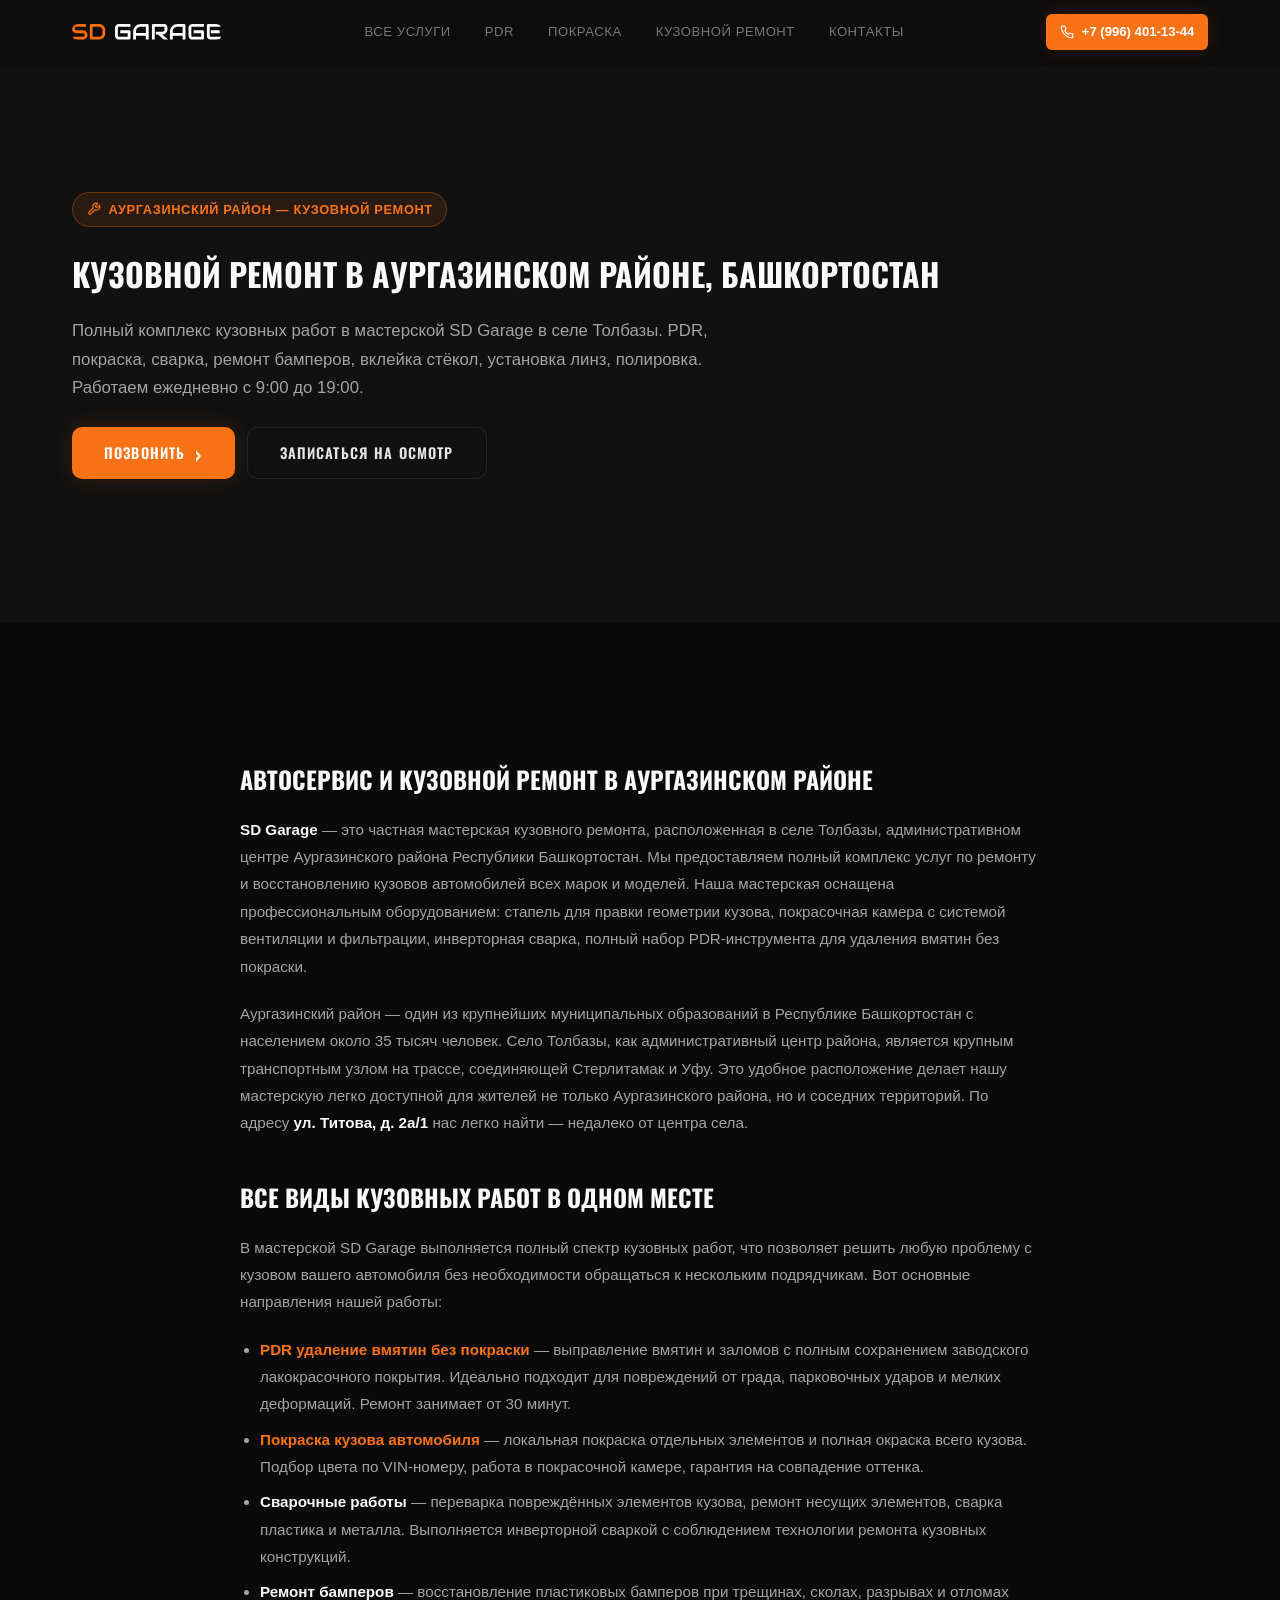
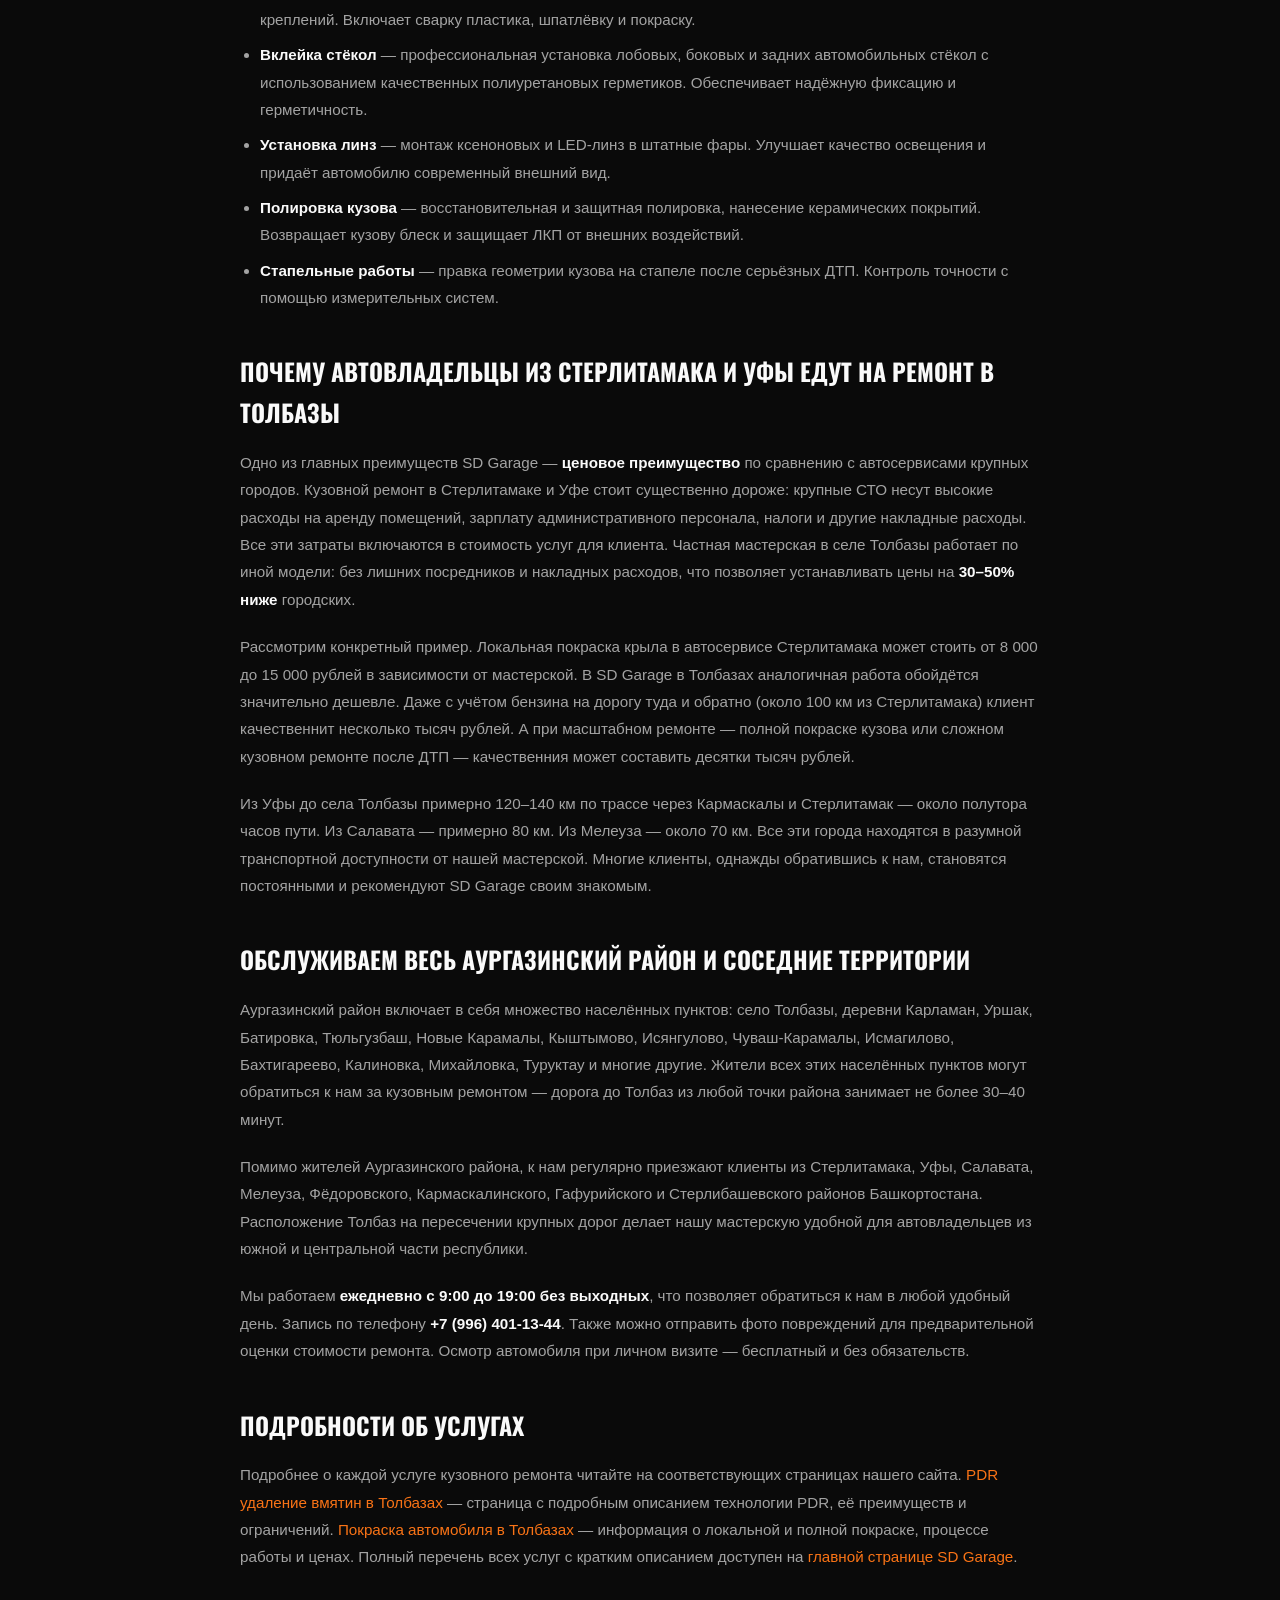
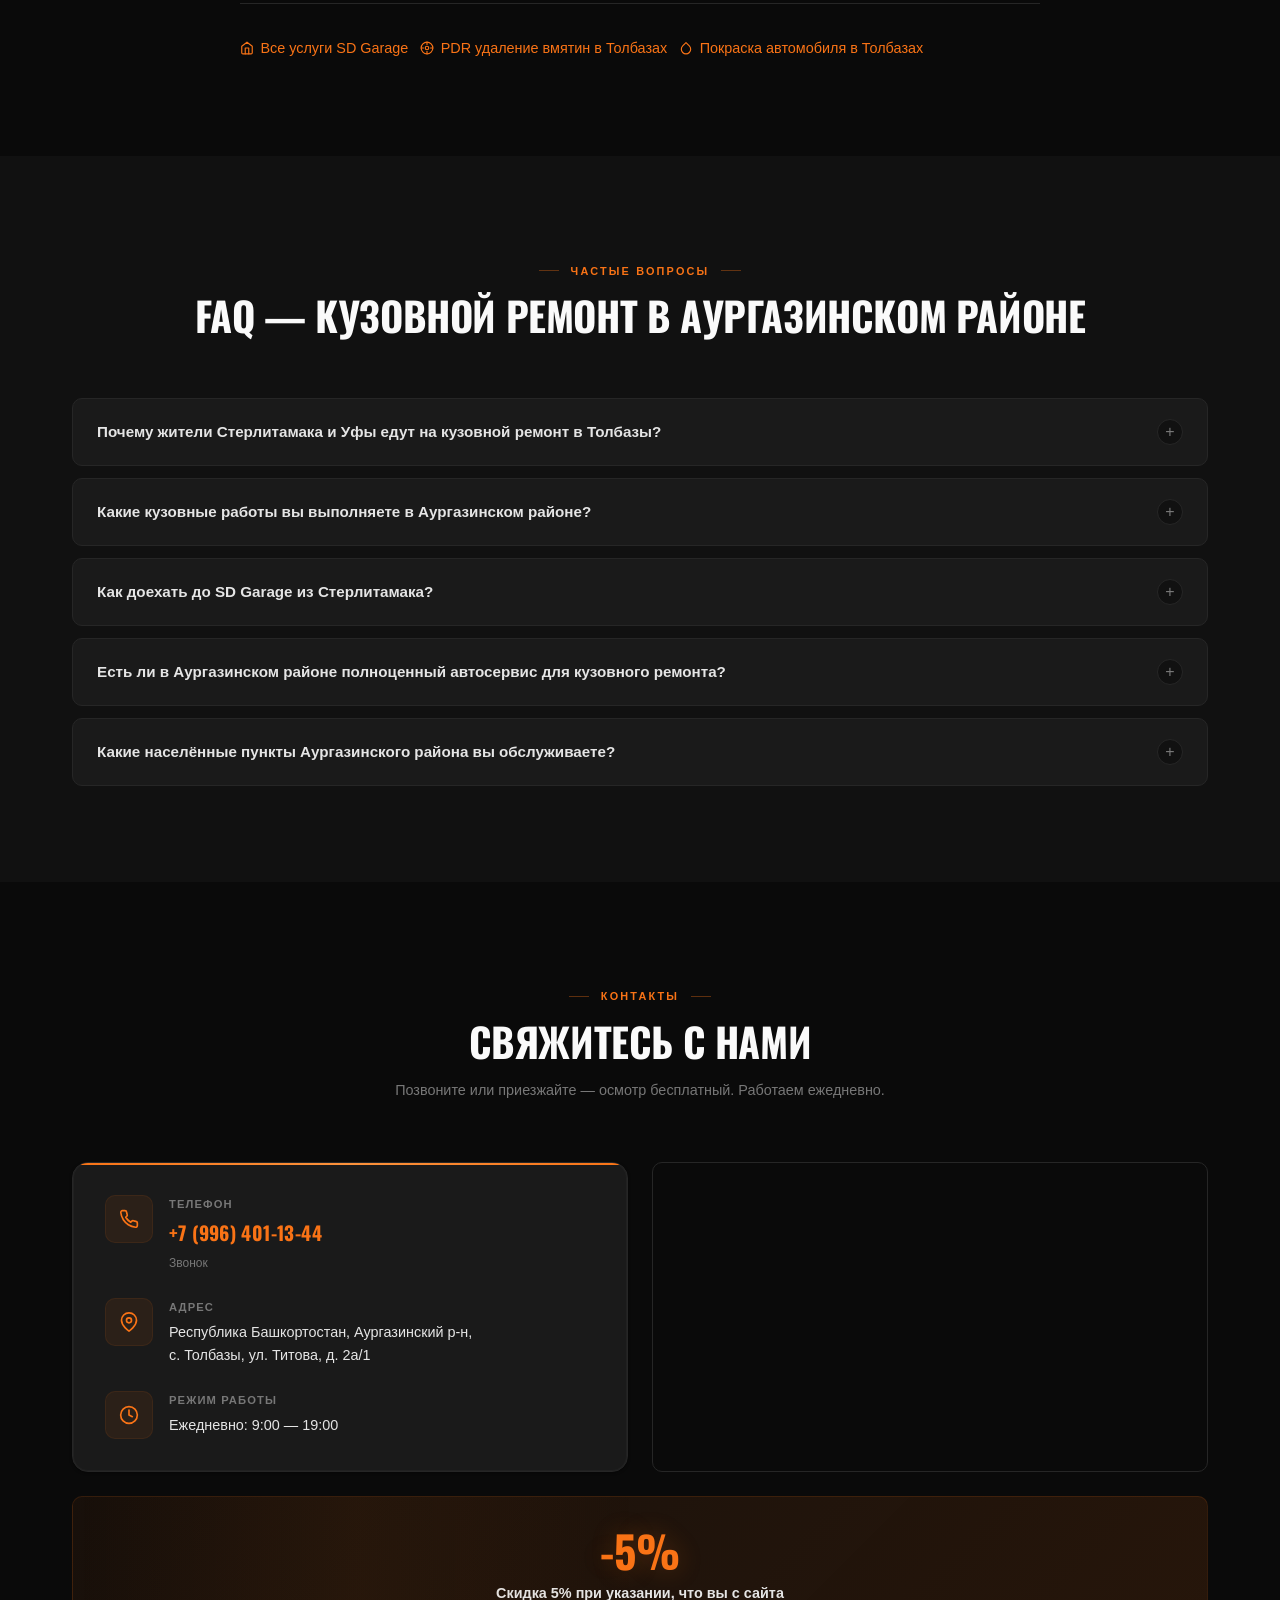
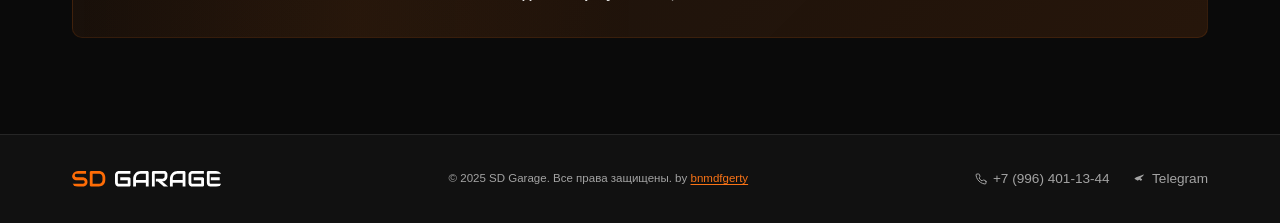
<file: kuhzovnoy-remont-aurgazinskiy-rayon.html>
<!DOCTYPE html>
<html lang="ru">
<head>
  <meta charset="UTF-8">
  <meta name="viewport" content="width=device-width, initial-scale=1.0">

  <!-- Primary Meta -->
  <title>Кузовной ремонт в Аургазинском районе | SD Garage — Толбазы</title>
  <meta name="description" content="Кузовной ремонт в Аургазинском районе Башкортостана. Сварка, стапельные работы, покраска, PDR, ремонт бамперов. SD Garage в селе Толбазы. Гарантия.">
  <meta name="keywords" content="кузовной ремонт Аургазинский район, автосервис Аургазинский район, ремонт авто Аургазинский район Башкортостан, кузовные работы Аургазинский район, кузовной ремонт Толбазы, автосервис Толбазы, кузовной ремонт Башкортостан, ремонт авто Толбазы, кузовные работы село Толбазы, автосервис Аургазинский район Башкортостан">
  <link rel="canonical" href="https://sd-garage102.ru/kuhzovnoy-remont-aurgazinskiy-rayon.html">
  <meta name="google-site-verification" content="google13966633c62f2dd1.html">

  <!-- Favicon -->
  <link rel="icon" href="/favicon.svg" type="image/svg+xml">

  <!-- Open Graph -->
  <meta property="og:title" content="Кузовной ремонт в Аургазинском районе | SD Garage — Толбазы">
  <meta property="og:description" content="Полный кузовной ремонт в Аургазинском районе: PDR, покраска, сварка, бамперы, стёкла, линзы, полировка. с. Толбазы, Башкортостан. +7 (996) 401-13-44.">
  <meta property="og:type" content="website">
  <meta property="og:locale" content="ru_RU">
  <meta property="og:site_name" content="SD Garage">
  <meta property="og:url" content="https://sd-garage102.ru/kuhzovnoy-remont-aurgazinskiy-rayon.html">
  <meta property="og:image" content="https://sd-garage102.ru/og-image.png">
  <meta property="og:image:width" content="1152">
  <meta property="og:image:height" content="864">
  <meta property="og:image:alt" content="SD Garage — Кузовной ремонт в Аургазинском районе, Башкортостан">

  <!-- Twitter Card -->
  <meta name="twitter:card" content="summary_large_image">
  <meta name="twitter:title" content="Кузовной ремонт в Аургазинском районе | SD Garage">
  <meta name="twitter:description" content="Кузовной ремонт, PDR, покраска, сварка в Аургазинском районе, Башкортостан.">
  <meta name="twitter:image" content="https://sd-garage102.ru/og-image.png">

  <!-- Robots -->
  <meta name="robots" content="index,follow,max-image-preview:large">

  <!-- Geo -->
  <meta name="geo.region" content="RU-BA">
  <meta name="geo.placename" content="Толбазы, Аургазинский район">
  <meta name="geo.position" content="53.0110;55.2430">
  <meta name="ICBM" content="53.0110, 55.2430">

  <!-- Google Fonts: Oswald (cyrillic) -->
  <link rel="preconnect" href="https://fonts.googleapis.com">
  <link rel="preconnect" href="https://fonts.gstatic.com" crossorigin>
  <link href="https://fonts.googleapis.com/css2?family=Oswald:wght@400;500;600;700&display=swap" rel="stylesheet">

  <!-- CSS -->
  <link rel="stylesheet" href="style.css">

  <!-- JSON-LD: AutoRepair -->
  <script type="application/ld+json">
{
  "@context": "https://schema.org",
  "@type": "AutoBodyShop",
  "name": "SD Garage — Кузовной ремонт в Аургазинском районе",
  "description": "Полный комплекс кузовных работ в селе Толбазы, Аургазинский район, Республика Башкортостан. PDR, покраска, сварка, ремонт бамперов, вклейка стёкол, установка линз, полировка.",
  "telephone": "+79964011344",
  "address": {
    "@type": "PostalAddress",
    "streetAddress": "ул. Титова, д. 2а/1",
    "addressLocality": "с. Толбазы",
    "addressRegion": "Аургазинский район, Республика Башкортостан",
    "addressCountry": "RU"
  },
  "geo": {
    "@type": "GeoCoordinates",
    "latitude": 53.011,
    "longitude": 55.243
  },
  "areaServed": [
    {
      "@type": "Place",
      "name": "Аургазинский район",
      "containedInPlace": {
        "@type": "AdministrativeArea",
        "name": "Республика Башкортостан"
      }
    },
    {
      "@type": "City",
      "name": "Стерлитамак"
    },
    {
      "@type": "City",
      "name": "Уфа"
    },
    {
      "@type": "City",
      "name": "Салават"
    }
  ],
  "openingHoursSpecification": [
    {
      "@type": "OpeningHoursSpecification",
      "dayOfWeek": ["Monday","Tuesday","Wednesday","Thursday","Friday","Saturday","Sunday"],
      "opens": "09:00",
      "closes": "19:00"
    }
  ],
  "hasOfferCatalog": {
    "@type": "OfferCatalog",
    "name": "Услуги кузовного ремонта — Аургазинский район",
    "itemListElement": [
      {
        "@type": "Offer",
        "itemOffered": {
          "@type": "Service",
          "name": "PDR удаление вмятин — Толбазы"
        }
      },
      {
        "@type": "Offer",
        "itemOffered": {
          "@type": "Service",
          "name": "Покраска кузова — Толбазы, Аургазинский район"
        }
      },
      {
        "@type": "Offer",
        "itemOffered": {
          "@type": "Service",
          "name": "Сварочные работы — Толбазы"
        }
      },
      {
        "@type": "Offer",
        "itemOffered": {
          "@type": "Service",
          "name": "Ремонт бамперов — Аургазинский район"
        }
      },
      {
        "@type": "Offer",
        "itemOffered": {
          "@type": "Service",
          "name": "Вклейка стёкол — Толбазы"
        }
      },
      {
        "@type": "Offer",
        "itemOffered": {
          "@type": "Service",
          "name": "Установка линз — Аургазинский район, Башкортостан"
        }
      },
      {
        "@type": "Offer",
        "itemOffered": {
          "@type": "Service",
          "name": "Полировка кузова — Толбазы, Башкортостан"
        }
      }
    ]
  }
}
  </script>

  <!-- JSON-LD: BreadcrumbList -->
  <script type="application/ld+json">
{
  "@context": "https://schema.org",
  "@type": "BreadcrumbList",
  "itemListElement": [
    {
      "@type": "ListItem",
      "position": 1,
      "name": "Главная",
      "item": "https://sd-garage102.ru/"
    },
    {
      "@type": "ListItem",
      "position": 2,
      "name": "Кузовной ремонт в Аургазинском районе",
      "item": "https://sd-garage102.ru/kuhzovnoy-remont-aurgazinskiy-rayon.html"
    }
  ]
}
  </script>

  <!-- JSON-LD: FAQPage -->
  <script type="application/ld+json">
{
  "@context": "https://schema.org",
  "@type": "FAQPage",
  "mainEntity": [
    {
      "@type": "Question",
      "name": "Почему жители Стерлитамака и Уфы едут на кузовной ремонт в Толбазы?",
      "acceptedAnswer": {
        "@type": "Answer",
        "text": "Главная причина — существенная разница в цене. Кузовной ремонт в SD Garage в Толбазах стоит на 30–50% дешевле, чем в крупных автосервисах Стерлитамака и Уфы. Частная мастерская не несёт высоких арендных и административных расходов, что позволяет держать цены низкими. При этом качество работ остаётся высоким: есть стапель, покрасочная камера, профессиональный инструмент. Разница в цене полностью перекрывает затраты на дорогу, поэтому многие автовладельцы сознательно выбирают ремонт в Аургазинском районе."
      }
    },
    {
      "@type": "Question",
      "name": "Какие кузовные работы вы выполняете в Аургазинском районе?",
      "acceptedAnswer": {
        "@type": "Answer",
        "text": "В мастерской SD Garage в Толбазах выполняется полный комплекс кузовных работ: удаление вмятин без покраски (PDR), локальная и полная покраска кузова, сварочные работы (переварка металла и пластика), ремонт бамперов из пластика, вклейка лобовых, боковых и задних стёкол, установка ксеноновых и LED-линз в фары, полировка кузова и нанесение защитных покрытий. Также выполняются стапельные работы и ремонт несущих элементов кузова."
      }
    },
    {
      "@type": "Question",
      "name": "Как доехать до SD Garage из Стерлитамака?",
      "acceptedAnswer": {
        "@type": "Answer",
        "text": "Из Стерлитамака до села Толбазы Аургазинского района примерно 40–50 километров по дороге через Кармаскалы. Дорога занимает около 40–50 минут на автомобиле. Адрес мастерской: Республика Башкортостан, Аургазинский р-н, с. Толбазы, ул. Титова, д. 2а/1. Можно ориентироваться по навигатору. Если затрудняетесь с маршрутом — звоните по телефону +7 (996) 401-13-44, подскажем дорогу."
      }
    },
    {
      "@type": "Question",
      "name": "Есть ли в Аургазинском районе полноценный автосервис для кузовного ремонта?",
      "acceptedAnswer": {
        "@type": "Answer",
        "text": "Да, SD Garage в селе Толбазы — это полноценная кузовная мастерская с необходимым оборудованием: стапель для правки геометрии кузова, покрасочная камера, инверторная сварка, профессиональный PDR-инструмент. Мы выполняем все виды кузовных работ — от удаления вмятин до сложного ремонта после серьёзных ДТП. Мастерская работает ежедневно с 9:00 до 19:00 без выходных."
      }
    },
    {
      "@type": "Question",
      "name": "Какие населённые пункты Аургазинского района вы обслуживаете?",
      "acceptedAnswer": {
        "@type": "Answer",
        "text": "Основная мастерская SD Garage находится в селе Толбазы, административном центре Аургазинского района. К нам обращаются жители всех населённых пунктов района: Karlaman, Уршак, Батировка, Тюльгузбаш, Новые Карамалы, Кыштымово, Исянгулово, Чуваш-Карамалы, Исмагилово, Бахтигареево и многих других. Также к нам регулярно приезжают из Стерлитамака, Уфы, Салавата, Мелеуза и других городов Башкортостана."
      }
    }
  ]
}
  </script>

  <style>
    .service-content { max-width: 800px; margin: 0 auto; }
    .service-content h2 { font-family: 'Oswald', sans-serif; font-size: 1.5rem; font-weight: 700; text-transform: uppercase; color: #fafafa; margin: 2.5rem 0 1rem; }
    .service-content h3 { font-family: 'Oswald', sans-serif; font-size: 1.2rem; font-weight: 600; color: #fafafa; margin: 2rem 0 0.75rem; }
    .service-content p { font-size: 0.95rem; line-height: 1.8; color: #a3a3a3; margin-bottom: 1.25rem; }
    .service-content ul { color: #a3a3a3; margin-bottom: 1.25rem; padding-left: 1.25rem; }
    .service-content li { font-size: 0.95rem; line-height: 1.8; margin-bottom: 0.5rem; }
    .service-content strong { color: #fafafa; }
    .service-content a { color: #f97316; }
    .service-hero { padding: 6rem 0 3rem; }
    .service-hero__title { font-family: 'Oswald', sans-serif; font-size: 2rem; font-weight: 700; text-transform: uppercase; color: #fafafa; margin-bottom: 1rem; }
    .service-hero__subtitle { font-size: 1.05rem; line-height: 1.7; color: #a3a3a3; max-width: 700px; }
    .service-hero__badge { display: inline-flex; align-items: center; gap: 0.5rem; background: rgba(249, 115, 22, 0.1); border: 1px solid rgba(249, 115, 22, 0.3); color: #f97316; font-size: 0.8rem; font-weight: 600; text-transform: uppercase; letter-spacing: 0.05em; padding: 0.35rem 0.85rem; border-radius: 9999px; margin-bottom: 1.25rem; }
    .service-links { display: flex; flex-wrap: wrap; gap: 0.75rem; margin-top: 2rem; padding-top: 2rem; border-top: 1px solid #262626; }
    .service-links a { display: inline-flex; align-items: center; gap: 0.4rem; color: #f97316; font-size: 0.9rem; font-weight: 500; text-decoration: none; transition: opacity 0.2s; }
    .service-links a:hover { opacity: 0.8; }
    .service-links svg { width: 14px; height: 14px; }
  </style>
</head>
<body>

  <!-- HEADER -->
  <header class="header" id="header">
    <div class="container header__inner">
      <a href="index.html" class="header__logo">
        <img src="logo.svg" alt="SD Garage" width="120" height="32" class="header__logo-img">
      </a>

      <nav class="header__nav" id="nav" aria-label="Основная навигация">
        <a href="index.html" class="header__nav-link">Все услуги</a>
        <a href="pdr-tolbazy.html" class="header__nav-link">PDR</a>
        <a href="pokraska-avto-tolbazy.html" class="header__nav-link">Покраска</a>
        <a href="kuhzovnoy-remont-aurgazinskiy-rayon.html" class="header__nav-link">Кузовной ремонт</a>
        <a href="#contacts" class="header__nav-link">Контакты</a>
      </nav>

      <div class="header__actions">
        <a href="tel:+79964011344" class="header__phone">
          <svg width="14" height="14" viewBox="0 0 24 24" fill="none" stroke="currentColor" stroke-width="2" stroke-linecap="round" stroke-linejoin="round"><path d="M22 16.92v3a2 2 0 0 1-2.18 2 19.79 19.79 0 0 1-8.63-3.07 19.5 19.5 0 0 1-6-6 19.79 19.79 0 0 1-3.07-8.67A2 2 0 0 1 4.11 2h3a2 2 0 0 1 2 1.72c.127.96.361 1.903.7 2.81a2 2 0 0 1-.45 2.11L8.09 9.91a16 16 0 0 0 6 6l1.27-1.27a2 2 0 0 1 2.11-.45c.907.339 1.85.573 2.81.7A2 2 0 0 1 22 16.92z"/></svg>
          +7 (996) 401-13-44
        </a>
      </div>

      <button class="header__burger" id="burger" aria-label="Открыть меню" aria-expanded="false">
        <span class="burger-lines" id="burger-icon">
          <span></span><span></span><span></span>
        </span>
      </button>
    </div>

    <!-- Мобильное меню -->
    <div class="header__mobile" id="mobile-menu">
      <nav class="header__mobile-nav" aria-label="Мобильная навигация">
        <a href="index.html" class="header__mobile-link">Все услуги</a>
        <a href="pdr-tolbazy.html" class="header__mobile-link">PDR</a>
        <a href="pokraska-avto-tolbazy.html" class="header__mobile-link">Покраска</a>
        <a href="kuhzovnoy-remont-aurgazinskiy-rayon.html" class="header__mobile-link">Кузовной ремонт</a>
        <a href="#contacts" class="header__mobile-link">Контакты</a>
      </nav>
      <a href="tel:+79964011344" class="header__phone header__phone--mobile">
        <svg width="16" height="16" viewBox="0 0 24 24" fill="none" stroke="currentColor" stroke-width="2" stroke-linecap="round" stroke-linejoin="round"><path d="M22 16.92v3a2 2 0 0 1-2.18 2 19.79 19.79 0 0 1-8.63-3.07 19.5 19.5 0 0 1-6-6 19.79 19.79 0 0 1-3.07-8.67A2 2 0 0 1 4.11 2h3a2 2 0 0 1 2 1.72c.127.96.361 1.903.7 2.81a2 2 0 0 1-.45 2.11L8.09 9.91a16 16 0 0 0 6 6l1.27-1.27a2 2 0 0 1 2.11-.45c.907.339 1.85.573 2.81.7A2 2 0 0 1 22 16.92z"/></svg>
        +7 (996) 401-13-44
      </a>
    </div>
  </header>

  <main>
    <!-- HERO -->
    <section class="section section--surface">
      <div class="container">
        <div class="service-hero">
          <div class="service-hero__badge">
            <svg width="14" height="14" viewBox="0 0 24 24" fill="none" stroke="currentColor" stroke-width="2" stroke-linecap="round" stroke-linejoin="round"><path d="M14.7 6.3a1 1 0 0 0 0 1.4l1.6 1.6a1 1 0 0 0 1.4 0l3.77-3.77a6 6 0 0 1-7.94 7.94l-6.91 6.91a2.12 2.12 0 0 1-3-3l6.91-6.91a6 6 0 0 1 7.94-7.94l-3.76 3.76z"/></svg>
            Аургазинский район — Кузовной ремонт
          </div>
          <h1 class="service-hero__title">Кузовной ремонт в Аургазинском районе, Башкортостан</h1>
          <p class="service-hero__subtitle">Полный комплекс кузовных работ в мастерской SD Garage в селе Толбазы. PDR, покраска, сварка, ремонт бамперов, вклейка стёкол, установка линз, полировка. Работаем ежедневно с 9:00 до 19:00.</p>
          <div style="margin-top: 1.5rem; display: flex; flex-wrap: wrap; gap: 0.75rem;">
            <a href="tel:+79964011344" class="btn btn--primary btn--lg">
              Позвонить <span class="btn__arrow">&rsaquo;</span>
            </a>
            <a href="#contacts" class="btn btn--outline btn--lg">Записаться на осмотр</a>
          </div>
        </div>
      </div>
    </section>

    <!-- MAIN CONTENT -->
    <section class="section">
      <div class="container">
        <div class="service-content">

          <h2>Автосервис и кузовной ремонт в Аургазинском районе</h2>
          <p><strong>SD Garage</strong> — это частная мастерская кузовного ремонта, расположенная в селе Толбазы, административном центре Аургазинского района Республики Башкортостан. Мы предоставляем полный комплекс услуг по ремонту и восстановлению кузовов автомобилей всех марок и моделей. Наша мастерская оснащена профессиональным оборудованием: стапель для правки геометрии кузова, покрасочная камера с системой вентиляции и фильтрации, инверторная сварка, полный набор PDR-инструмента для удаления вмятин без покраски.</p>
          <p>Аургазинский район — один из крупнейших муниципальных образований в Республике Башкортостан с населением около 35 тысяч человек. Село Толбазы, как административный центр района, является крупным транспортным узлом на трассе, соединяющей Стерлитамак и Уфу. Это удобное расположение делает нашу мастерскую легко доступной для жителей не только Аургазинского района, но и соседних территорий. По адресу <strong>ул. Титова, д. 2а/1</strong> нас легко найти — недалеко от центра села.</p>

          <h2>Все виды кузовных работ в одном месте</h2>
          <p>В мастерской SD Garage выполняется полный спектр кузовных работ, что позволяет решить любую проблему с кузовом вашего автомобиля без необходимости обращаться к нескольким подрядчикам. Вот основные направления нашей работы:</p>
          <ul>
            <li><strong><a href="pdr-tolbazy.html">PDR удаление вмятин без покраски</a></strong> — выправление вмятин и заломов с полным сохранением заводского лакокрасочного покрытия. Идеально подходит для повреждений от града, парковочных ударов и мелких деформаций. Ремонт занимает от 30 минут.</li>
            <li><strong><a href="pokraska-avto-tolbazy.html">Покраска кузова автомобиля</a></strong> — локальная покраска отдельных элементов и полная окраска всего кузова. Подбор цвета по VIN-номеру, работа в покрасочной камере, гарантия на совпадение оттенка.</li>
            <li><strong>Сварочные работы</strong> — переварка повреждённых элементов кузова, ремонт несущих элементов, сварка пластика и металла. Выполняется инверторной сваркой с соблюдением технологии ремонта кузовных конструкций.</li>
            <li><strong>Ремонт бамперов</strong> — восстановление пластиковых бамперов при трещинах, сколах, разрывах и отломах креплений. Включает сварку пластика, шпатлёвку и покраску.</li>
            <li><strong>Вклейка стёкол</strong> — профессиональная установка лобовых, боковых и задних автомобильных стёкол с использованием качественных полиуретановых герметиков. Обеспечивает надёжную фиксацию и герметичность.</li>
            <li><strong>Установка линз</strong> — монтаж ксеноновых и LED-линз в штатные фары. Улучшает качество освещения и придаёт автомобилю современный внешний вид.</li>
            <li><strong>Полировка кузова</strong> — восстановительная и защитная полировка, нанесение керамических покрытий. Возвращает кузову блеск и защищает ЛКП от внешних воздействий.</li>
            <li><strong>Стапельные работы</strong> — правка геометрии кузова на стапеле после серьёзных ДТП. Контроль точности с помощью измерительных систем.</li>
          </ul>

          <h2>Почему автовладельцы из Стерлитамака и Уфы едут на ремонт в Толбазы</h2>
          <p>Одно из главных преимуществ SD Garage — <strong>ценовое преимущество</strong> по сравнению с автосервисами крупных городов. Кузовной ремонт в Стерлитамаке и Уфе стоит существенно дороже: крупные СТО несут высокие расходы на аренду помещений, зарплату административного персонала, налоги и другие накладные расходы. Все эти затраты включаются в стоимость услуг для клиента. Частная мастерская в селе Толбазы работает по иной модели: без лишних посредников и накладных расходов, что позволяет устанавливать цены на <strong>30–50% ниже</strong> городских.</p>
          <p>Рассмотрим конкретный пример. Локальная покраска крыла в автосервисе Стерлитамака может стоить от 8 000 до 15 000 рублей в зависимости от мастерской. В SD Garage в Толбазах аналогичная работа обойдётся значительно дешевле. Даже с учётом бензина на дорогу туда и обратно (около 100 км из Стерлитамака) клиент качественнит несколько тысяч рублей. А при масштабном ремонте — полной покраске кузова или сложном кузовном ремонте после ДТП — качественния может составить десятки тысяч рублей.</p>
          <p>Из Уфы до села Толбазы примерно 120–140 км по трассе через Кармаскалы и Стерлитамак — около полутора часов пути. Из Салавата — примерно 80 км. Из Мелеуза — около 70 км. Все эти города находятся в разумной транспортной доступности от нашей мастерской. Многие клиенты, однажды обратившись к нам, становятся постоянными и рекомендуют SD Garage своим знакомым.</p>

          <h2>Обслуживаем весь Аургазинский район и соседние территории</h2>
          <p>Аургазинский район включает в себя множество населённых пунктов: село Толбазы, деревни Карламан, Уршак, Батировка, Тюльгузбаш, Новые Карамалы, Кыштымово, Исянгулово, Чуваш-Карамалы, Исмагилово, Бахтигареево, Калиновка, Михайловка, Туруктау и многие другие. Жители всех этих населённых пунктов могут обратиться к нам за кузовным ремонтом — дорога до Толбаз из любой точки района занимает не более 30–40 минут.</p>
          <p>Помимо жителей Аургазинского района, к нам регулярно приезжают клиенты из Стерлитамака, Уфы, Салавата, Мелеуза, Фёдоровского, Кармаскалинского, Гафурийского и Стерлибашевского районов Башкортостана. Расположение Толбаз на пересечении крупных дорог делает нашу мастерскую удобной для автовладельцев из южной и центральной части республики.</p>
          <p>Мы работаем <strong>ежедневно с 9:00 до 19:00 без выходных</strong>, что позволяет обратиться к нам в любой удобный день. Запись по телефону <strong>+7 (996) 401-13-44</strong>. Также можно отправить фото повреждений для предварительной оценки стоимости ремонта. Осмотр автомобиля при личном визите — бесплатный и без обязательств.</p>

          <h2>Подробности об услугах</h2>
          <p>Подробнее о каждой услуге кузовного ремонта читайте на соответствующих страницах нашего сайта. <a href="pdr-tolbazy.html">PDR удаление вмятин в Толбазах</a> — страница с подробным описанием технологии PDR, её преимуществ и ограничений. <a href="pokraska-avto-tolbazy.html">Покраска автомобиля в Толбазах</a> — информация о локальной и полной покраске, процессе работы и ценах. Полный перечень всех услуг с кратким описанием доступен на <a href="index.html">главной странице SD Garage</a>.</p>

          <div class="service-links">
            <a href="index.html">
              <svg width="14" height="14" viewBox="0 0 24 24" fill="none" stroke="currentColor" stroke-width="2" stroke-linecap="round" stroke-linejoin="round"><path d="M3 9l9-7 9 7v11a2 2 0 0 1-2 2H5a2 2 0 0 1-2-2z"/><polyline points="9 22 9 12 15 12 15 22"/></svg>
              Все услуги SD Garage
            </a>
            <a href="pdr-tolbazy.html">
              <svg width="14" height="14" viewBox="0 0 24 24" fill="none" stroke="currentColor" stroke-width="2" stroke-linecap="round" stroke-linejoin="round"><circle cx="12" cy="12" r="10"/><circle cx="12" cy="12" r="3"/><line x1="12" y1="2" x2="12" y2="6"/><line x1="12" y1="18" x2="12" y2="22"/><line x1="2" y1="12" x2="6" y2="12"/><line x1="18" y1="12" x2="22" y2="12"/></svg>
              PDR удаление вмятин в Толбазах
            </a>
            <a href="pokraska-avto-tolbazy.html">
              <svg width="14" height="14" viewBox="0 0 24 24" fill="none" stroke="currentColor" stroke-width="2" stroke-linecap="round" stroke-linejoin="round"><path d="M12 2.69l5.66 5.66a8 8 0 1 1-11.31 0z"/></svg>
              Покраска автомобиля в Толбазах
            </a>
          </div>
        </div>
      </div>
    </section>

    <!-- FAQ -->
    <section class="section section--surface" id="faq">
      <div class="container">
        <div class="section__header">
          <p class="section__label">Частые вопросы</p>
          <h2 class="section__title">FAQ — Кузовной ремонт в Аургазинском районе</h2>
        </div>
        <div class="faq">
          <details class="faq__item">
            <summary class="faq__question">
              Почему жители Стерлитамака и Уфы едут на кузовной ремонт в Толбазы?
              <span class="faq__toggle" aria-hidden="true">+</span>
            </summary>
            <div class="faq__answer">
              <p>Главная причина — разница в цене. Кузовной ремонт в SD Garage в Толбазах стоит на 30–50% дешевле, чем в крупных автосервисах Стерлитамака и Уфы. Частная мастерская не несёт высоких арендных и административных расходов, что позволяет держать цены низкими. При этом качество работ остаётся высоким: есть стапель, покрасочная камера, профессиональный инструмент. Разница в цене полностью перекрывает затраты на дорогу.</p>
            </div>
          </details>
          <details class="faq__item">
            <summary class="faq__question">
              Какие кузовные работы вы выполняете в Аургазинском районе?
              <span class="faq__toggle" aria-hidden="true">+</span>
            </summary>
            <div class="faq__answer">
              <p>В SD Garage в Толбазах выполняется полный комплекс кузовных работ: удаление вмятин без покраски (PDR), локальная и полная покраска кузова, сварочные работы, ремонт бамперов, вклейка стёкол, установка ксеноновых и LED-линз, полировка кузова. Также выполняются стапельные работы и ремонт несущих элементов кузова после серьёзных ДТП.</p>
            </div>
          </details>
          <details class="faq__item">
            <summary class="faq__question">
              Как доехать до SD Garage из Стерлитамака?
              <span class="faq__toggle" aria-hidden="true">+</span>
            </summary>
            <div class="faq__answer">
              <p>Из Стерлитамака до села Толбазы Аургазинского района примерно 40–50 километров по дороге через Кармаскалы. Дорога занимает около 40–50 минут на автомобиле. Адрес: Республика Башкортостан, Аургазинский р-н, с. Толбазы, ул. Титова, д. 2а/1. Можно ориентироваться по навигатору. Звоните +7 (996) 401-13-44 — подскажем маршрут.</p>
            </div>
          </details>
          <details class="faq__item">
            <summary class="faq__question">
              Есть ли в Аургазинском районе полноценный автосервис для кузовного ремонта?
              <span class="faq__toggle" aria-hidden="true">+</span>
            </summary>
            <div class="faq__answer">
              <p>Да, SD Garage в селе Толбазы — полноценная кузовная мастерская с необходимым оборудованием: стапель для правки геометрии кузова, покрасочная камера, инверторная сварка, профессиональный PDR-инструмент. Мы выполняем все виды кузовных работ — от удаления вмятин до сложного ремонта после ДТП. Работаем ежедневно с 9:00 до 19:00 без выходных.</p>
            </div>
          </details>
          <details class="faq__item">
            <summary class="faq__question">
              Какие населённые пункты Аургазинского района вы обслуживаете?
              <span class="faq__toggle" aria-hidden="true">+</span>
            </summary>
            <div class="faq__answer">
              <p>Мастерская SD Garage находится в селе Толбазы, административном центре Аургазинского района. К нам обращаются жители всех населённых пунктов района: Карламан, Уршак, Батировка, Тюльгузбаш, Новые Карамалы, Кыштымово, Исянгулово, Чуваш-Карамалы, Исмагилово, Бахтигареево и других. Также к нам приезжают из Стерлитамака, Уфы, Салавата, Мелеуза и других городов Башкортостана.</p>
            </div>
          </details>
        </div>
      </div>
    </section>

    <!-- CONTACTS -->
    <section class="section" id="contacts">
      <div class="container">
        <div class="section__header">
          <p class="section__label">Контакты</p>
          <h2 class="section__title">Свяжитесь с нами</h2>
          <p class="section__subtitle">Позвоните или приезжайте — осмотр бесплатный. Работаем ежедневно.</p>
        </div>
        <div class="contacts-grid">
          <div class="contacts-card">
            <div class="contacts-card__items">
              <div class="contact-item">
                <div class="contact-item__icon">
                  <svg width="20" height="20" viewBox="0 0 24 24" fill="none" stroke="currentColor" stroke-width="2" stroke-linecap="round" stroke-linejoin="round"><path d="M22 16.92v3a2 2 0 0 1-2.18 2 19.79 19.79 0 0 1-8.63-3.07 19.5 19.5 0 0 1-6-6 19.79 19.79 0 0 1-3.07-8.67A2 2 0 0 1 4.11 2h3a2 2 0 0 1 2 1.72c.127.96.361 1.903.7 2.81a2 2 0 0 1-.45 2.11L8.09 9.91a16 16 0 0 0 6 6l1.27-1.27a2 2 0 0 1 2.11-.45c.907.339 1.85.573 2.81.7A2 2 0 0 1 22 16.92z"/></svg>
                </div>
                <div class="contact-item__info">
                  <p class="contact-item__label">Телефон</p>
                  <a href="tel:+79964011344" class="contact-item__value contact-item__value--link">+7 (996) 401-13-44</a>
                  <p class="contact-item__hint">Звонок</p>
                </div>
              </div>
              <div class="contact-item">
                <div class="contact-item__icon">
                  <svg width="20" height="20" viewBox="0 0 24 24" fill="none" stroke="currentColor" stroke-width="2" stroke-linecap="round" stroke-linejoin="round"><path d="M21 10c0 7-9 13-9 13s-9-6-9-13a9 9 0 0 1 18 0z"/><circle cx="12" cy="10" r="3"/></svg>
                </div>
                <div class="contact-item__info">
                  <p class="contact-item__label">Адрес</p>
                  <p class="contact-item__value">Республика Башкортостан, Аургазинский р-н,<br>с. Толбазы, ул. Титова, д. 2а/1</p>
                </div>
              </div>
              <div class="contact-item">
                <div class="contact-item__icon">
                  <svg width="20" height="20" viewBox="0 0 24 24" fill="none" stroke="currentColor" stroke-width="2" stroke-linecap="round" stroke-linejoin="round"><circle cx="12" cy="12" r="10"/><polyline points="12 6 12 12 16 14"/></svg>
                </div>
                <div class="contact-item__info">
                  <p class="contact-item__label">Режим работы</p>
                  <p class="contact-item__value">Ежедневно: 9:00 — 19:00</p>
                </div>
              </div>
            </div>

          </div>
          <div>
            <iframe title="Карта расположения SD Garage" src="https://yandex.ru/map-widget/v1/?um=constructor%3Af5312fd8c2cdacc13869cc4f9f23aaa7a3a49e55d327f269a05b876441469e5d&amp;source=constructor" width="100%" height="300" frameborder="0"></iframe>
          </div>
        </div>
        <div class="discount-banner reveal">
          <p class="discount-banner__percent">-5%</p>
          <p class="discount-banner__title">Скидка 5% при указании, что вы с сайта</p>
        </div>
      </div>
    </section>
  </main>

  <!-- FOOTER -->
  <footer class="footer">
    <div class="container footer__inner">
      <div class="footer__logo">
        <img src="logo.svg" alt="SD Garage" width="120" height="32" class="footer__logo-img">
      </div>
      <p class="footer__copy">&copy; 2025 SD Garage. Все права защищены. by <a href="https://t.me/HISTIZAKERO" target="_blank" rel="noopener" style="color:var(--accent);text-decoration:underline;text-underline-offset:2px">bnmdfgerty</a></p>
      <div style="display:flex;gap:1.5rem;align-items:center;flex-wrap:wrap;justify-content:center">
        <a href="tel:+79964011344" style="display:inline-flex;align-items:center;gap:0.4rem;color:var(--text-muted);text-decoration:none;font-size:0.85rem">
          <svg width="12" height="12" viewBox="0 0 24 24" fill="none" stroke="currentColor" stroke-width="2" stroke-linecap="round" stroke-linejoin="round"><path d="M22 16.92v3a2 2 0 0 1-2.18 2 19.79 19.79 0 0 1-8.63-3.07 19.5 19.5 0 0 1-6-6 19.79 19.79 0 0 1-3.07-8.67A2 2 0 0 1 4.11 2h3a2 2 0 0 1 2 1.72c.127.96.361 1.903.7 2.81a2 2 0 0 1-.45 2.11L8.09 9.91a16 16 0 0 0 6 6l1.27-1.27a2 2 0 0 1 2.11-.45c.907.339 1.85.573 2.81.7A2 2 0 0 1 22 16.92z"/></svg>
          +7 (996) 401-13-44
        </a>
        <a href="https://t.me/sd_tilbazy_garage102" target="_blank" rel="noopener" style="display:inline-flex;align-items:center;gap:0.4rem;color:var(--text-muted);text-decoration:none;font-size:0.85rem">
          <svg width="12" height="12" viewBox="0 0 24 24" fill="currentColor"><path d="M21.198 2.433a2.242 2.242 0 0 0-1.022.215l-8.609 3.33c-2.068.8-4.133 1.598-5.724 2.21a405.15 405.15 0 0 1-2.849 1.09c-.42.147-.99.332-1.473.901-.728.855.07 1.676.348 2.013.178.215.397.373.597.493l4.366 2.453c.196.11.413.167.634.167a.9.9 0 0 0 .507-.157l2.343-1.623a.5.5 0 0 1 .574 0l2.576 2.087a.5.5 0 0 0 .717-.091l1.915-2.109a.5.5 0 0 0-.008-.707l-2.756-2.36a.5.5 0 0 1 .006-.76l4.605-3.636c.684-.539 1.18-1.237 1.18-2.086 0-1.1-.902-1.87-1.862-1.87z"/></svg>
          Telegram
        </a>
      </div>
    </div>
  </footer>

  <script src="script.js"></script>
</body>
</html>
</file>
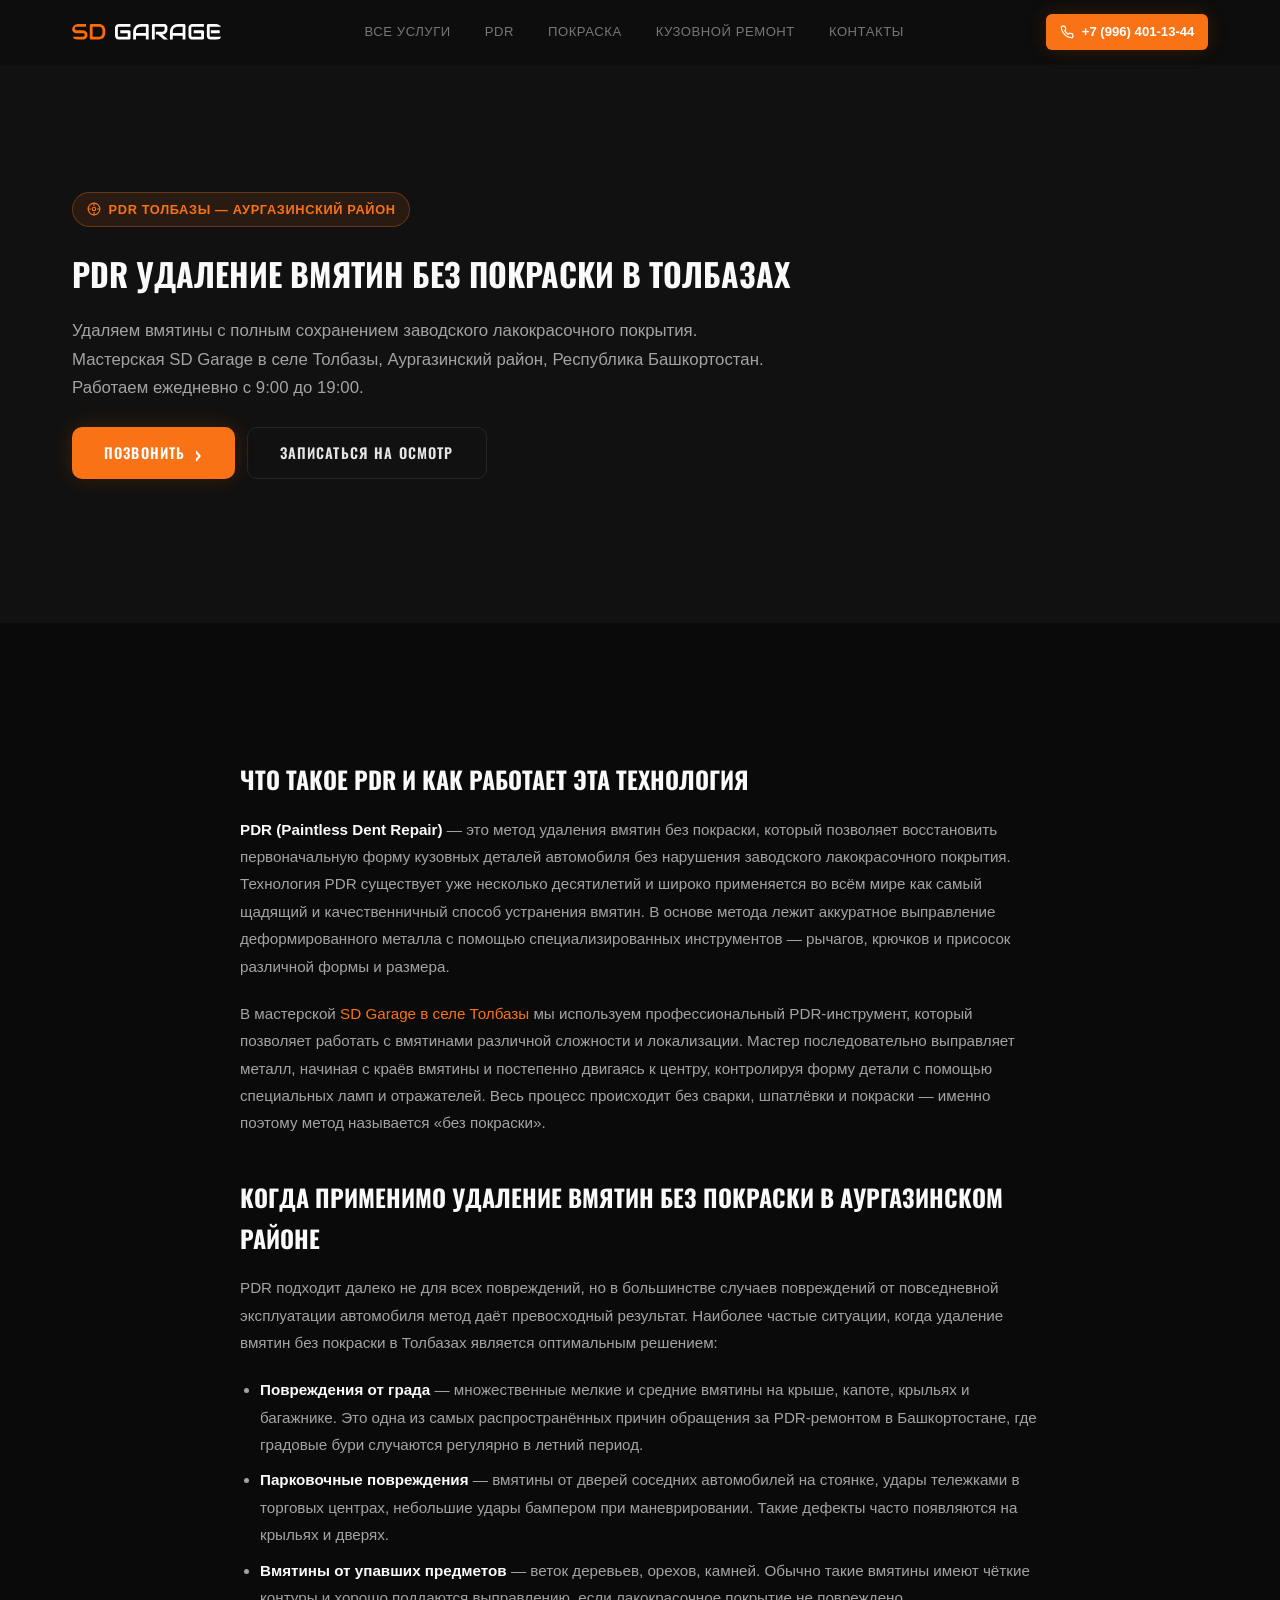
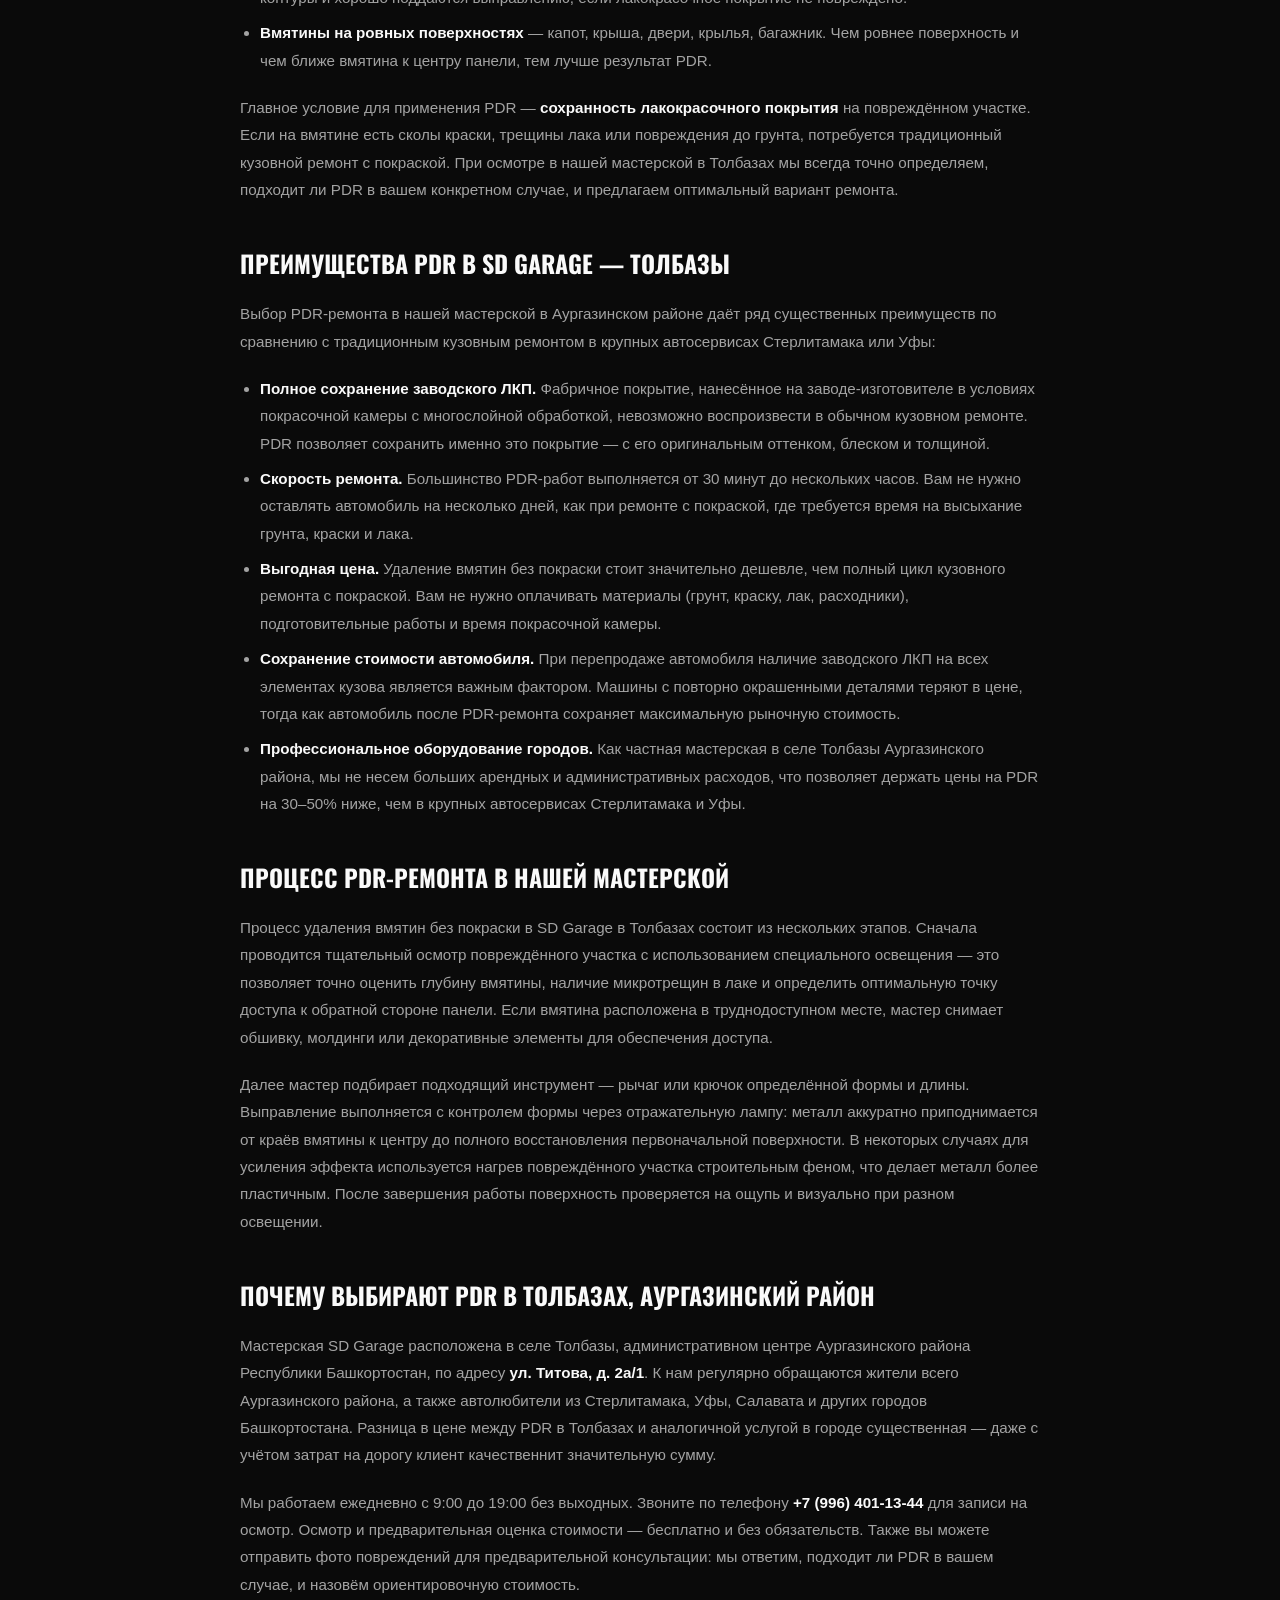
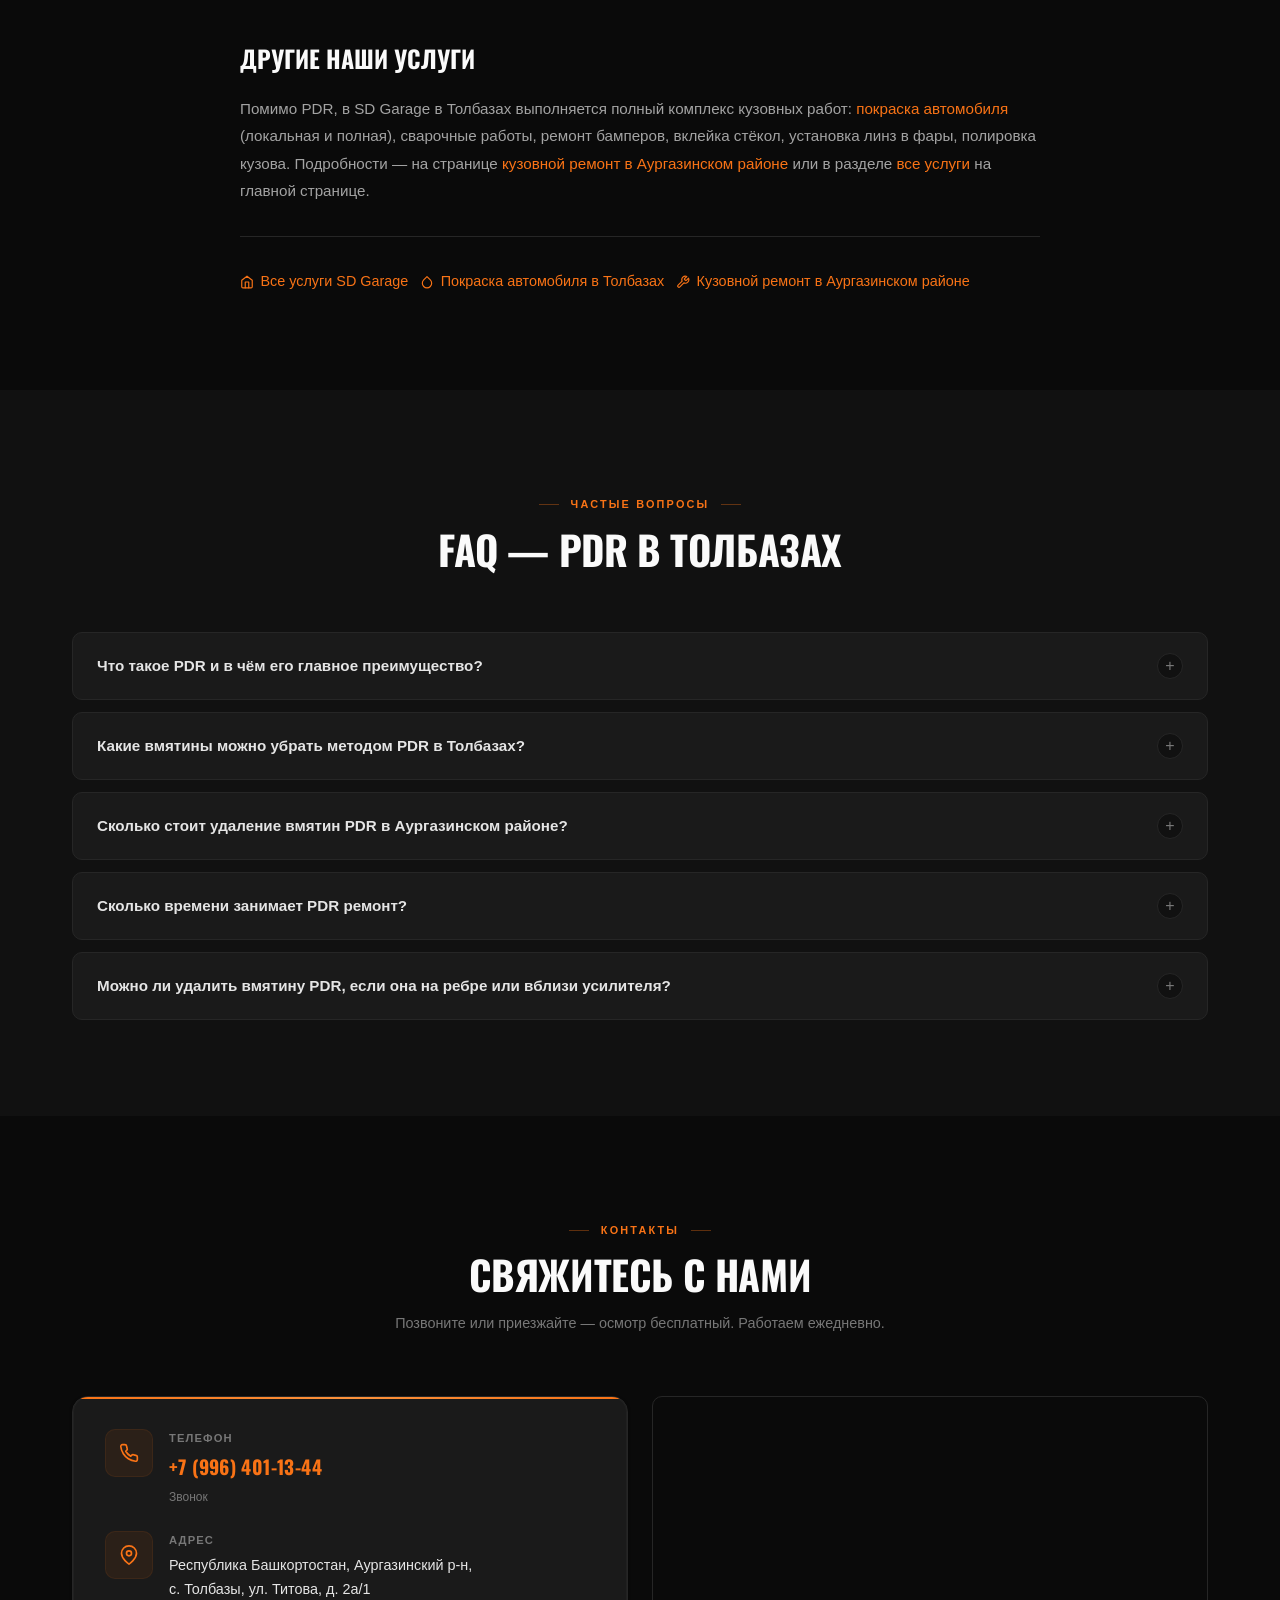
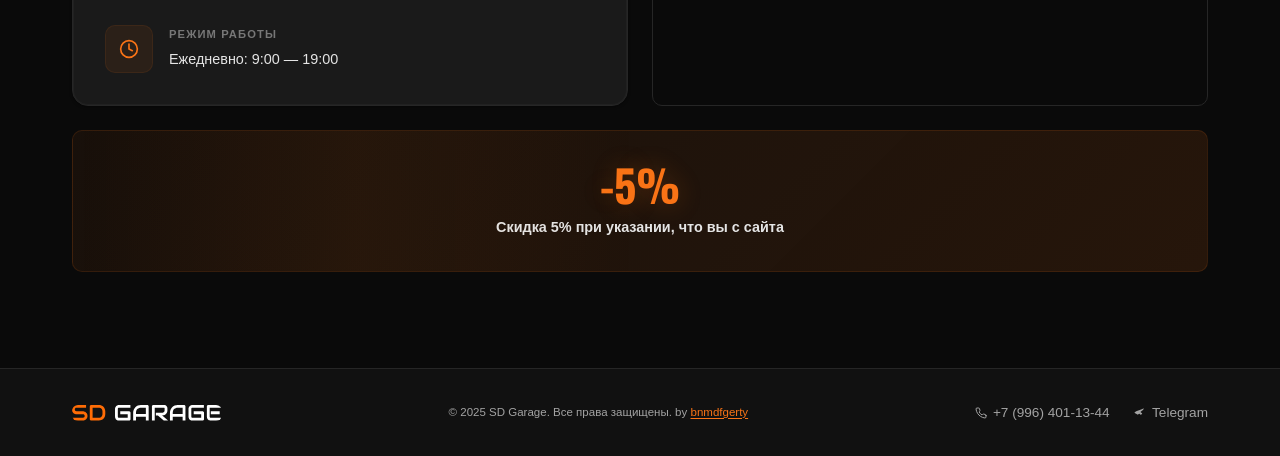
<file: pdr-tolbazy.html>
<!DOCTYPE html>
<html lang="ru">
<head>
  <meta charset="UTF-8">
  <meta name="viewport" content="width=device-width, initial-scale=1.0">

  <!-- Primary Meta -->
  <title>PDR удаление вмятин в Толбазах | Ремонт без покраски — SD Garage</title>
  <meta name="description" content="PDR удаление вмятин без покраски в Толбазах. Выправление вмятин и заломов с сохранением заводского ЛКП. Ремонт от 30 минут. SD Garage, Аургазинский район.">
  <meta name="keywords" content="PDR Толбазы, удаление вмятин Толбазы, удаление вмятин без покраски Аургазинский район, PDR ремонт Башкортостан, вмятины без покраски Толбазы, PDR Аургазинский район, удаление вмятин село Толбазы, ремонт вмятин без покраски Башкортостан, PDR мастер Толбазы">
  <link rel="canonical" href="https://sd-garage102.ru/pdr-tolbazy.html">
  <meta name="google-site-verification" content="google13966633c62f2dd1.html">

  <!-- Favicon -->
  <link rel="icon" href="/favicon.svg" type="image/svg+xml">

  <!-- Open Graph -->
  <meta property="og:title" content="PDR удаление вмятин без покраски в Толбазах | SD Garage">
  <meta property="og:description" content="Удаление вмятин без покраски (PDR) в селе Толбазы, Аургазинский район, Башкортостан. Сохраняем заводское покрытие. Звоните: +7 (996) 401-13-44.">
  <meta property="og:type" content="website">
  <meta property="og:locale" content="ru_RU">
  <meta property="og:site_name" content="SD Garage">
  <meta property="og:url" content="https://sd-garage102.ru/pdr-tolbazy.html">
  <meta property="og:image" content="https://sd-garage102.ru/og-image.png">
  <meta property="og:image:width" content="1152">
  <meta property="og:image:height" content="864">
  <meta property="og:image:alt" content="SD Garage — PDR удаление вмятин в Толбазах, Башкортостан">

  <!-- Twitter Card -->
  <meta name="twitter:card" content="summary_large_image">
  <meta name="twitter:title" content="PDR удаление вмятин без покраски в Толбазах | SD Garage">
  <meta name="twitter:description" content="Удаление вмятин без покраски (PDR) в Аургазинском районе, Башкортостан.">
  <meta name="twitter:image" content="https://sd-garage102.ru/og-image.png">

  <!-- Robots -->
  <meta name="robots" content="index,follow,max-image-preview:large">

  <!-- Geo -->
  <meta name="geo.region" content="RU-BA">
  <meta name="geo.placename" content="Толбазы, Аургазинский район">
  <meta name="geo.position" content="53.0110;55.2430">
  <meta name="ICBM" content="53.0110, 55.2430">

  <!-- Google Fonts: Oswald (cyrillic) -->
  <link rel="preconnect" href="https://fonts.googleapis.com">
  <link rel="preconnect" href="https://fonts.gstatic.com" crossorigin>
  <link href="https://fonts.googleapis.com/css2?family=Oswald:wght@400;500;600;700&display=swap" rel="stylesheet">

  <!-- CSS -->
  <link rel="stylesheet" href="style.css">

  <!-- JSON-LD: Service (PDR) -->
  <script type="application/ld+json">
{
  "@context": "https://schema.org",
  "@type": "Service",
  "name": "Удаление вмятин без покраски (PDR) — Толбазы",
  "description": "PDR удаление вмятин без покраски в селе Толбазы, Аургазинский район, Республика Башкортостан. Сохранение заводского лакокрасочного покрытия. Ремонт от 30 минут.",
  "provider": {
    "@type": "AutoBodyShop",
    "name": "SD Garage",
    "telephone": "+79964011344",
    "address": {
      "@type": "PostalAddress",
      "streetAddress": "ул. Титова, д. 2а/1",
      "addressLocality": "с. Толбазы",
      "addressRegion": "Аургазинский район, Республика Башкортостан",
      "addressCountry": "RU"
    },
    "geo": {
      "@type": "GeoCoordinates",
      "latitude": 53.011,
      "longitude": 55.243
    }
  },
  "areaServed": {
    "@type": "AdministrativeArea",
    "name": "Аургазинский район, Республика Башкортостан"
  },
  "serviceType": "Удаление вмятин без покраски (PDR)"
}
  </script>

  <!-- JSON-LD: BreadcrumbList -->
  <script type="application/ld+json">
{
  "@context": "https://schema.org",
  "@type": "BreadcrumbList",
  "itemListElement": [
    {
      "@type": "ListItem",
      "position": 1,
      "name": "Главная",
      "item": "https://sd-garage102.ru/"
    },
    {
      "@type": "ListItem",
      "position": 2,
      "name": "PDR удаление вмятин без покраски в Толбазах",
      "item": "https://sd-garage102.ru/pdr-tolbazy.html"
    }
  ]
}
  </script>

  <!-- JSON-LD: FAQPage -->
  <script type="application/ld+json">
{
  "@context": "https://schema.org",
  "@type": "FAQPage",
  "mainEntity": [
    {
      "@type": "Question",
      "name": "Что такое PDR и в чём его главное преимущество?",
      "acceptedAnswer": {
        "@type": "Answer",
        "text": "PDR (Paintless Dent Repair) — это технология удаления вмятин без нарушения заводского лакокрасочного покрытия. Мастер выправляет металл с помощью специальных рычагов и присосок, возвращая детали первоначальную форму. Главное преимущество — полное сохранение заводского ЛКП, что исключает разницу оттенков и позволяет продать автомобиль дороже при перепродаже. Кроме того, PDR выполняется значительно быстрее традиционного ремонта с покраской."
      }
    },
    {
      "@type": "Question",
      "name": "Какие вмятины можно убрать методом PDR в Толбазах?",
      "acceptedAnswer": {
        "@type": "Answer",
        "text": "Методом PDR в нашей мастерской в Толбазах можно убрать вмятины от града, повреждения от дверей соседних автомобилей на парковке, небольшие вмятины от упавших веток и других предметов. Главное условие — лакокрасочное покрытие на повреждённом участке должно быть целым, без сколов и трещин до грунта. Если краска повреждена, потребуется традиционный кузовной ремонт с покраской. При осмотре мы точно определяем, подходит ли PDR в вашем случае."
      }
    },
    {
      "@type": "Question",
      "name": "Сколько стоит удаление вмятин PDR в Аургазинском районе?",
      "acceptedAnswer": {
        "@type": "Answer",
        "text": "Стоимость PDR зависит от количества, размера и глубины вмятин, а также от доступности повреждённого участка. Маленькие вмятины от града стоят значительно дешевле, чем глубокие деформации на сложных элементах кузова. В среднем цены на PDR в SD Garage в Толбазах на 30–50% ниже, чем в крупных автосервисах Стерлитамака и Уфы. Точную стоимость называем после осмотра автомобиля — звоните по телефону +7 (996) 401-13-44 для записи."
      }
    },
    {
      "@type": "Question",
      "name": "Сколько времени занимает PDR ремонт?",
      "acceptedAnswer": {
        "@type": "Answer",
        "text": "Время выполнения PDR зависит от количества и сложности вмятин. Одна небольшая вмятина удаляется за 30–60 минут. Удаление множественных повреждений от града на капоте или крыше может занять от 2 до 6 часов. В сложных случаях с глубокими заломами работа может потребовать до полного рабочего дня. В любом случае PDR выполняется значительно быстрее ремонта с покраской, где нужно ждать высыхания грунта, краски и лака."
      }
    },
    {
      "@type": "Question",
      "name": "Можно ли удалить вмятину PDR, если она находится на ребре или вблизи усилителя?",
      "acceptedAnswer": {
        "@type": "Answer",
        "text": "Вмятины на ребрах жёсткости и вблизи усилителей кузова являются наиболее сложными для удаления методом PDR, но не невозможными. Опытный мастер с правильным набором инструмента может выправить большинство таких дефектов. В SD Garage в Толбазах работает мастер с многолетним опытом PDR, который справляется с нестандартными случаями. Если PDR всё же невозможен — мы предложим альтернативный вариант ремонта с минимальными затратами для вас."
      }
    }
  ]
}
  </script>

  <style>
    .service-content { max-width: 800px; margin: 0 auto; }
    .service-content h2 { font-family: 'Oswald', sans-serif; font-size: 1.5rem; font-weight: 700; text-transform: uppercase; color: #fafafa; margin: 2.5rem 0 1rem; }
    .service-content h3 { font-family: 'Oswald', sans-serif; font-size: 1.2rem; font-weight: 600; color: #fafafa; margin: 2rem 0 0.75rem; }
    .service-content p { font-size: 0.95rem; line-height: 1.8; color: #a3a3a3; margin-bottom: 1.25rem; }
    .service-content ul { color: #a3a3a3; margin-bottom: 1.25rem; padding-left: 1.25rem; }
    .service-content li { font-size: 0.95rem; line-height: 1.8; margin-bottom: 0.5rem; }
    .service-content strong { color: #fafafa; }
    .service-content a { color: #f97316; }
    .service-hero { padding: 6rem 0 3rem; }
    .service-hero__title { font-family: 'Oswald', sans-serif; font-size: 2rem; font-weight: 700; text-transform: uppercase; color: #fafafa; margin-bottom: 1rem; }
    .service-hero__subtitle { font-size: 1.05rem; line-height: 1.7; color: #a3a3a3; max-width: 700px; }
    .service-hero__badge { display: inline-flex; align-items: center; gap: 0.5rem; background: rgba(249, 115, 22, 0.1); border: 1px solid rgba(249, 115, 22, 0.3); color: #f97316; font-size: 0.8rem; font-weight: 600; text-transform: uppercase; letter-spacing: 0.05em; padding: 0.35rem 0.85rem; border-radius: 9999px; margin-bottom: 1.25rem; }
    .service-links { display: flex; flex-wrap: wrap; gap: 0.75rem; margin-top: 2rem; padding-top: 2rem; border-top: 1px solid #262626; }
    .service-links a { display: inline-flex; align-items: center; gap: 0.4rem; color: #f97316; font-size: 0.9rem; font-weight: 500; text-decoration: none; transition: opacity 0.2s; }
    .service-links a:hover { opacity: 0.8; }
    .service-links svg { width: 14px; height: 14px; }
  </style>
</head>
<body>

  <!-- HEADER -->
  <header class="header" id="header">
    <div class="container header__inner">
      <a href="index.html" class="header__logo">
        <img src="logo.svg" alt="SD Garage" width="120" height="32" class="header__logo-img">
      </a>

      <nav class="header__nav" id="nav" aria-label="Основная навигация">
        <a href="index.html" class="header__nav-link">Все услуги</a>
        <a href="pdr-tolbazy.html" class="header__nav-link">PDR</a>
        <a href="pokraska-avto-tolbazy.html" class="header__nav-link">Покраска</a>
        <a href="kuhzovnoy-remont-aurgazinskiy-rayon.html" class="header__nav-link">Кузовной ремонт</a>
        <a href="#contacts" class="header__nav-link">Контакты</a>
      </nav>

      <div class="header__actions">
        <a href="tel:+79964011344" class="header__phone">
          <svg width="14" height="14" viewBox="0 0 24 24" fill="none" stroke="currentColor" stroke-width="2" stroke-linecap="round" stroke-linejoin="round"><path d="M22 16.92v3a2 2 0 0 1-2.18 2 19.79 19.79 0 0 1-8.63-3.07 19.5 19.5 0 0 1-6-6 19.79 19.79 0 0 1-3.07-8.67A2 2 0 0 1 4.11 2h3a2 2 0 0 1 2 1.72c.127.96.361 1.903.7 2.81a2 2 0 0 1-.45 2.11L8.09 9.91a16 16 0 0 0 6 6l1.27-1.27a2 2 0 0 1 2.11-.45c.907.339 1.85.573 2.81.7A2 2 0 0 1 22 16.92z"/></svg>
          +7 (996) 401-13-44
        </a>
      </div>

      <button class="header__burger" id="burger" aria-label="Открыть меню" aria-expanded="false">
        <span class="burger-lines" id="burger-icon">
          <span></span><span></span><span></span>
        </span>
      </button>
    </div>

    <!-- Мобильное меню -->
    <div class="header__mobile" id="mobile-menu">
      <nav class="header__mobile-nav" aria-label="Мобильная навигация">
        <a href="index.html" class="header__mobile-link">Все услуги</a>
        <a href="pdr-tolbazy.html" class="header__mobile-link">PDR</a>
        <a href="pokraska-avto-tolbazy.html" class="header__mobile-link">Покраска</a>
        <a href="kuhzovnoy-remont-aurgazinskiy-rayon.html" class="header__mobile-link">Кузовной ремонт</a>
        <a href="#contacts" class="header__mobile-link">Контакты</a>
      </nav>
      <a href="tel:+79964011344" class="header__phone header__phone--mobile">
        <svg width="16" height="16" viewBox="0 0 24 24" fill="none" stroke="currentColor" stroke-width="2" stroke-linecap="round" stroke-linejoin="round"><path d="M22 16.92v3a2 2 0 0 1-2.18 2 19.79 19.79 0 0 1-8.63-3.07 19.5 19.5 0 0 1-6-6 19.79 19.79 0 0 1-3.07-8.67A2 2 0 0 1 4.11 2h3a2 2 0 0 1 2 1.72c.127.96.361 1.903.7 2.81a2 2 0 0 1-.45 2.11L8.09 9.91a16 16 0 0 0 6 6l1.27-1.27a2 2 0 0 1 2.11-.45c.907.339 1.85.573 2.81.7A2 2 0 0 1 22 16.92z"/></svg>
        +7 (996) 401-13-44
      </a>
    </div>
  </header>

  <main>
    <!-- HERO -->
    <section class="section section--surface">
      <div class="container">
        <div class="service-hero">
          <div class="service-hero__badge">
            <svg width="14" height="14" viewBox="0 0 24 24" fill="none" stroke="currentColor" stroke-width="2" stroke-linecap="round" stroke-linejoin="round"><circle cx="12" cy="12" r="10"/><circle cx="12" cy="12" r="3"/><line x1="12" y1="2" x2="12" y2="6"/><line x1="12" y1="18" x2="12" y2="22"/><line x1="2" y1="12" x2="6" y2="12"/><line x1="18" y1="12" x2="22" y2="12"/></svg>
            PDR Толбазы — Аургазинский район
          </div>
          <h1 class="service-hero__title">PDR удаление вмятин без покраски в Толбазах</h1>
          <p class="service-hero__subtitle">Удаляем вмятины с полным сохранением заводского лакокрасочного покрытия. Мастерская SD Garage в селе Толбазы, Аургазинский район, Республика Башкортостан. Работаем ежедневно с 9:00 до 19:00.</p>
          <div style="margin-top: 1.5rem; display: flex; flex-wrap: wrap; gap: 0.75rem;">
            <a href="tel:+79964011344" class="btn btn--primary btn--lg">
              Позвонить <span class="btn__arrow">&rsaquo;</span>
            </a>
            <a href="#contacts" class="btn btn--outline btn--lg">Записаться на осмотр</a>
          </div>
        </div>
      </div>
    </section>

    <!-- MAIN CONTENT -->
    <section class="section">
      <div class="container">
        <div class="service-content">

          <h2>Что такое PDR и как работает эта технология</h2>
          <p><strong>PDR (Paintless Dent Repair)</strong> — это метод удаления вмятин без покраски, который позволяет восстановить первоначальную форму кузовных деталей автомобиля без нарушения заводского лакокрасочного покрытия. Технология PDR существует уже несколько десятилетий и широко применяется во всём мире как самый щадящий и качественничный способ устранения вмятин. В основе метода лежит аккуратное выправление деформированного металла с помощью специализированных инструментов — рычагов, крючков и присосок различной формы и размера.</p>
          <p>В мастерской <a href="index.html">SD Garage в селе Толбазы</a> мы используем профессиональный PDR-инструмент, который позволяет работать с вмятинами различной сложности и локализации. Мастер последовательно выправляет металл, начиная с краёв вмятины и постепенно двигаясь к центру, контролируя форму детали с помощью специальных ламп и отражателей. Весь процесс происходит без сварки, шпатлёвки и покраски — именно поэтому метод называется «без покраски».</p>

          <h2>Когда применимо удаление вмятин без покраски в Аургазинском районе</h2>
          <p>PDR подходит далеко не для всех повреждений, но в большинстве случаев повреждений от повседневной эксплуатации автомобиля метод даёт превосходный результат. Наиболее частые ситуации, когда удаление вмятин без покраски в Толбазах является оптимальным решением:</p>
          <ul>
            <li><strong>Повреждения от града</strong> — множественные мелкие и средние вмятины на крыше, капоте, крыльях и багажнике. Это одна из самых распространённых причин обращения за PDR-ремонтом в Башкортостане, где градовые бури случаются регулярно в летний период.</li>
            <li><strong>Парковочные повреждения</strong> — вмятины от дверей соседних автомобилей на стоянке, удары тележками в торговых центрах, небольшие удары бампером при маневрировании. Такие дефекты часто появляются на крыльях и дверях.</li>
            <li><strong>Вмятины от упавших предметов</strong> — веток деревьев, орехов, камней. Обычно такие вмятины имеют чёткие контуры и хорошо поддаются выправлению, если лакокрасочное покрытие не повреждено.</li>
            <li><strong>Вмятины на ровных поверхностях</strong> — капот, крыша, двери, крылья, багажник. Чем ровнее поверхность и чем ближе вмятина к центру панели, тем лучше результат PDR.</li>
          </ul>
          <p>Главное условие для применения PDR — <strong>сохранность лакокрасочного покрытия</strong> на повреждённом участке. Если на вмятине есть сколы краски, трещины лака или повреждения до грунта, потребуется традиционный кузовной ремонт с покраской. При осмотре в нашей мастерской в Толбазах мы всегда точно определяем, подходит ли PDR в вашем конкретном случае, и предлагаем оптимальный вариант ремонта.</p>

          <h2>Преимущества PDR в SD Garage — Толбазы</h2>
          <p>Выбор PDR-ремонта в нашей мастерской в Аургазинском районе даёт ряд существенных преимуществ по сравнению с традиционным кузовным ремонтом в крупных автосервисах Стерлитамака или Уфы:</p>
          <ul>
            <li><strong>Полное сохранение заводского ЛКП.</strong> Фабричное покрытие, нанесённое на заводе-изготовителе в условиях покрасочной камеры с многослойной обработкой, невозможно воспроизвести в обычном кузовном ремонте. PDR позволяет сохранить именно это покрытие — с его оригинальным оттенком, блеском и толщиной.</li>
            <li><strong>Скорость ремонта.</strong> Большинство PDR-работ выполняется от 30 минут до нескольких часов. Вам не нужно оставлять автомобиль на несколько дней, как при ремонте с покраской, где требуется время на высыхание грунта, краски и лака.</li>
            <li><strong>Выгодная цена.</strong> Удаление вмятин без покраски стоит значительно дешевле, чем полный цикл кузовного ремонта с покраской. Вам не нужно оплачивать материалы (грунт, краску, лак, расходники), подготовительные работы и время покрасочной камеры.</li>
            <li><strong>Сохранение стоимости автомобиля.</strong> При перепродаже автомобиля наличие заводского ЛКП на всех элементах кузова является важным фактором. Машины с повторно окрашенными деталями теряют в цене, тогда как автомобиль после PDR-ремонта сохраняет максимальную рыночную стоимость.</li>
            <li><strong>Профессиональное оборудование городов.</strong> Как частная мастерская в селе Толбазы Аургазинского района, мы не несем больших арендных и административных расходов, что позволяет держать цены на PDR на 30–50% ниже, чем в крупных автосервисах Стерлитамака и Уфы.</li>
          </ul>

          <h2>Процесс PDR-ремонта в нашей мастерской</h2>
          <p>Процесс удаления вмятин без покраски в SD Garage в Толбазах состоит из нескольких этапов. Сначала проводится тщательный осмотр повреждённого участка с использованием специального освещения — это позволяет точно оценить глубину вмятины, наличие микротрещин в лаке и определить оптимальную точку доступа к обратной стороне панели. Если вмятина расположена в труднодоступном месте, мастер снимает обшивку, молдинги или декоративные элементы для обеспечения доступа.</p>
          <p>Далее мастер подбирает подходящий инструмент — рычаг или крючок определённой формы и длины. Выправление выполняется с контролем формы через отражательную лампу: металл аккуратно приподнимается от краёв вмятины к центру до полного восстановления первоначальной поверхности. В некоторых случаях для усиления эффекта используется нагрев повреждённого участка строительным феном, что делает металл более пластичным. После завершения работы поверхность проверяется на ощупь и визуально при разном освещении.</p>

          <h2>Почему выбирают PDR в Толбазах, Аургазинский район</h2>
          <p>Мастерская SD Garage расположена в селе Толбазы, административном центре Аургазинского района Республики Башкортостан, по адресу <strong>ул. Титова, д. 2а/1</strong>. К нам регулярно обращаются жители всего Аургазинского района, а также автолюбители из Стерлитамака, Уфы, Салавата и других городов Башкортостана. Разница в цене между PDR в Толбазах и аналогичной услугой в городе существенная — даже с учётом затрат на дорогу клиент качественнит значительную сумму.</p>
          <p>Мы работаем ежедневно с 9:00 до 19:00 без выходных. Звоните по телефону <strong>+7 (996) 401-13-44</strong> для записи на осмотр. Осмотр и предварительная оценка стоимости — бесплатно и без обязательств. Также вы можете отправить фото повреждений для предварительной консультации: мы ответим, подходит ли PDR в вашем случае, и назовём ориентировочную стоимость.</p>

          <h2>Другие наши услуги</h2>
          <p>Помимо PDR, в SD Garage в Толбазах выполняется полный комплекс кузовных работ: <a href="pokraska-avto-tolbazy.html">покраска автомобиля</a> (локальная и полная), сварочные работы, ремонт бамперов, вклейка стёкол, установка линз в фары, полировка кузова. Подробности — на странице <a href="kuhzovnoy-remont-aurgazinskiy-rayon.html">кузовной ремонт в Аургазинском районе</a> или в разделе <a href="index.html">все услуги</a> на главной странице.</p>

          <div class="service-links">
            <a href="index.html">
              <svg width="14" height="14" viewBox="0 0 24 24" fill="none" stroke="currentColor" stroke-width="2" stroke-linecap="round" stroke-linejoin="round"><path d="M3 9l9-7 9 7v11a2 2 0 0 1-2 2H5a2 2 0 0 1-2-2z"/><polyline points="9 22 9 12 15 12 15 22"/></svg>
              Все услуги SD Garage
            </a>
            <a href="pokraska-avto-tolbazy.html">
              <svg width="14" height="14" viewBox="0 0 24 24" fill="none" stroke="currentColor" stroke-width="2" stroke-linecap="round" stroke-linejoin="round"><path d="M12 2.69l5.66 5.66a8 8 0 1 1-11.31 0z"/></svg>
              Покраска автомобиля в Толбазах
            </a>
            <a href="kuhzovnoy-remont-aurgazinskiy-rayon.html">
              <svg width="14" height="14" viewBox="0 0 24 24" fill="none" stroke="currentColor" stroke-width="2" stroke-linecap="round" stroke-linejoin="round"><path d="M14.7 6.3a1 1 0 0 0 0 1.4l1.6 1.6a1 1 0 0 0 1.4 0l3.77-3.77a6 6 0 0 1-7.94 7.94l-6.91 6.91a2.12 2.12 0 0 1-3-3l6.91-6.91a6 6 0 0 1 7.94-7.94l-3.76 3.76z"/></svg>
              Кузовной ремонт в Аургазинском районе
            </a>
          </div>
        </div>
      </div>
    </section>

    <!-- FAQ -->
    <section class="section section--surface" id="faq">
      <div class="container">
        <div class="section__header">
          <p class="section__label">Частые вопросы</p>
          <h2 class="section__title">FAQ — PDR в Толбазах</h2>
        </div>
        <div class="faq">
          <details class="faq__item">
            <summary class="faq__question">
              Что такое PDR и в чём его главное преимущество?
              <span class="faq__toggle" aria-hidden="true">+</span>
            </summary>
            <div class="faq__answer">
              <p>PDR (Paintless Dent Repair) — это технология удаления вмятин без нарушения заводского лакокрасочного покрытия. Мастер выправляет металл с помощью специальных рычагов и присосок, возвращая детали первоначальную форму. Главное преимущество — полное сохранение заводского ЛКП, что исключает разницу оттенков и позволяет продать автомобиль дороже. Кроме того, PDR выполняется значительно быстрее традиционного ремонта с покраской.</p>
            </div>
          </details>
          <details class="faq__item">
            <summary class="faq__question">
              Какие вмятины можно убрать методом PDR в Толбазах?
              <span class="faq__toggle" aria-hidden="true">+</span>
            </summary>
            <div class="faq__answer">
              <p>Методом PDR в нашей мастерской в Толбазах можно убрать вмятины от града, повреждения от дверей соседних автомобилей на парковке, небольшие вмятины от упавших веток и других предметов. Главное условие — лакокрасочное покрытие на повреждённом участке должно быть целым, без сколов и трещин до грунта. Если краска повреждена, потребуется традиционный кузовной ремонт. При осмотре мы точно определяем, подходит ли PDR в вашем случае.</p>
            </div>
          </details>
          <details class="faq__item">
            <summary class="faq__question">
              Сколько стоит удаление вмятин PDR в Аургазинском районе?
              <span class="faq__toggle" aria-hidden="true">+</span>
            </summary>
            <div class="faq__answer">
              <p>Стоимость PDR зависит от количества, размера и глубины вмятин, а также от доступности повреждённого участка. Маленькие вмятины от града стоят значительно дешевле, чем глубокие деформации на сложных элементах. В среднем цены на PDR в SD Garage в Толбазах на 30–50% ниже, чем в автосервисах Стерлитамака и Уфы. Точную стоимость называем после осмотра — звоните +7 (996) 401-13-44.</p>
            </div>
          </details>
          <details class="faq__item">
            <summary class="faq__question">
              Сколько времени занимает PDR ремонт?
              <span class="faq__toggle" aria-hidden="true">+</span>
            </summary>
            <div class="faq__answer">
              <p>Время выполнения PDR зависит от количества и сложности вмятин. Одна небольшая вмятина удаляется за 30–60 минут. Удаление множественных повреждений от града может занять от 2 до 6 часов. В сложных случаях с глубокими заломами работа может потребовать полный рабочий день. В любом случае PDR выполняется значительно быстрее ремонта с покраской.</p>
            </div>
          </details>
          <details class="faq__item">
            <summary class="faq__question">
              Можно ли удалить вмятину PDR, если она на ребре или вблизи усилителя?
              <span class="faq__toggle" aria-hidden="true">+</span>
            </summary>
            <div class="faq__answer">
              <p>Вмятины на ребрах жёсткости и вблизи усилителей кузова являются наиболее сложными для PDR, но не невозможными. Опытный мастер с правильным инструментом может выправить большинство таких дефектов. В SD Garage работает мастер с многолетним опытом PDR. Если PDR невозможен — мы предложим альтернативный вариант ремонта с минимальными затратами.</p>
            </div>
          </details>
        </div>
      </div>
    </section>

    <!-- CONTACTS -->
    <section class="section" id="contacts">
      <div class="container">
        <div class="section__header">
          <p class="section__label">Контакты</p>
          <h2 class="section__title">Свяжитесь с нами</h2>
          <p class="section__subtitle">Позвоните или приезжайте — осмотр бесплатный. Работаем ежедневно.</p>
        </div>
        <div class="contacts-grid">
          <div class="contacts-card">
            <div class="contacts-card__items">
              <div class="contact-item">
                <div class="contact-item__icon">
                  <svg width="20" height="20" viewBox="0 0 24 24" fill="none" stroke="currentColor" stroke-width="2" stroke-linecap="round" stroke-linejoin="round"><path d="M22 16.92v3a2 2 0 0 1-2.18 2 19.79 19.79 0 0 1-8.63-3.07 19.5 19.5 0 0 1-6-6 19.79 19.79 0 0 1-3.07-8.67A2 2 0 0 1 4.11 2h3a2 2 0 0 1 2 1.72c.127.96.361 1.903.7 2.81a2 2 0 0 1-.45 2.11L8.09 9.91a16 16 0 0 0 6 6l1.27-1.27a2 2 0 0 1 2.11-.45c.907.339 1.85.573 2.81.7A2 2 0 0 1 22 16.92z"/></svg>
                </div>
                <div class="contact-item__info">
                  <p class="contact-item__label">Телефон</p>
                  <a href="tel:+79964011344" class="contact-item__value contact-item__value--link">+7 (996) 401-13-44</a>
                  <p class="contact-item__hint">Звонок</p>
                </div>
              </div>
              <div class="contact-item">
                <div class="contact-item__icon">
                  <svg width="20" height="20" viewBox="0 0 24 24" fill="none" stroke="currentColor" stroke-width="2" stroke-linecap="round" stroke-linejoin="round"><path d="M21 10c0 7-9 13-9 13s-9-6-9-13a9 9 0 0 1 18 0z"/><circle cx="12" cy="10" r="3"/></svg>
                </div>
                <div class="contact-item__info">
                  <p class="contact-item__label">Адрес</p>
                  <p class="contact-item__value">Республика Башкортостан, Аургазинский р-н,<br>с. Толбазы, ул. Титова, д. 2а/1</p>
                </div>
              </div>
              <div class="contact-item">
                <div class="contact-item__icon">
                  <svg width="20" height="20" viewBox="0 0 24 24" fill="none" stroke="currentColor" stroke-width="2" stroke-linecap="round" stroke-linejoin="round"><circle cx="12" cy="12" r="10"/><polyline points="12 6 12 12 16 14"/></svg>
                </div>
                <div class="contact-item__info">
                  <p class="contact-item__label">Режим работы</p>
                  <p class="contact-item__value">Ежедневно: 9:00 — 19:00</p>
                </div>
              </div>
            </div>

          </div>
          <div>
            <iframe title="Карта расположения SD Garage" src="https://yandex.ru/map-widget/v1/?um=constructor%3Af5312fd8c2cdacc13869cc4f9f23aaa7a3a49e55d327f269a05b876441469e5d&amp;source=constructor" width="100%" height="300" frameborder="0"></iframe>
          </div>
        </div>
        <div class="discount-banner reveal">
          <p class="discount-banner__percent">-5%</p>
          <p class="discount-banner__title">Скидка 5% при указании, что вы с сайта</p>
        </div>
      </div>
    </section>
  </main>

  <!-- FOOTER -->
  <footer class="footer">
    <div class="container footer__inner">
      <div class="footer__logo">
        <img src="logo.svg" alt="SD Garage" width="120" height="32" class="footer__logo-img">
      </div>
      <p class="footer__copy">&copy; 2025 SD Garage. Все права защищены. by <a href="https://t.me/HISTIZAKERO" target="_blank" rel="noopener" style="color:var(--accent);text-decoration:underline;text-underline-offset:2px">bnmdfgerty</a></p>
      <div style="display:flex;gap:1.5rem;align-items:center;flex-wrap:wrap;justify-content:center">
        <a href="tel:+79964011344" style="display:inline-flex;align-items:center;gap:0.4rem;color:var(--text-muted);text-decoration:none;font-size:0.85rem">
          <svg width="12" height="12" viewBox="0 0 24 24" fill="none" stroke="currentColor" stroke-width="2" stroke-linecap="round" stroke-linejoin="round"><path d="M22 16.92v3a2 2 0 0 1-2.18 2 19.79 19.79 0 0 1-8.63-3.07 19.5 19.5 0 0 1-6-6 19.79 19.79 0 0 1-3.07-8.67A2 2 0 0 1 4.11 2h3a2 2 0 0 1 2 1.72c.127.96.361 1.903.7 2.81a2 2 0 0 1-.45 2.11L8.09 9.91a16 16 0 0 0 6 6l1.27-1.27a2 2 0 0 1 2.11-.45c.907.339 1.85.573 2.81.7A2 2 0 0 1 22 16.92z"/></svg>
          +7 (996) 401-13-44
        </a>
        <a href="https://t.me/sd_tilbazy_garage102" target="_blank" rel="noopener" style="display:inline-flex;align-items:center;gap:0.4rem;color:var(--text-muted);text-decoration:none;font-size:0.85rem">
          <svg width="12" height="12" viewBox="0 0 24 24" fill="currentColor"><path d="M21.198 2.433a2.242 2.242 0 0 0-1.022.215l-8.609 3.33c-2.068.8-4.133 1.598-5.724 2.21a405.15 405.15 0 0 1-2.849 1.09c-.42.147-.99.332-1.473.901-.728.855.07 1.676.348 2.013.178.215.397.373.597.493l4.366 2.453c.196.11.413.167.634.167a.9.9 0 0 0 .507-.157l2.343-1.623a.5.5 0 0 1 .574 0l2.576 2.087a.5.5 0 0 0 .717-.091l1.915-2.109a.5.5 0 0 0-.008-.707l-2.756-2.36a.5.5 0 0 1 .006-.76l4.605-3.636c.684-.539 1.18-1.237 1.18-2.086 0-1.1-.902-1.87-1.862-1.87z"/></svg>
          Telegram
        </a>
      </div>
    </div>
  </footer>

  <script src="script.js"></script>
</body>
</html>
</file>
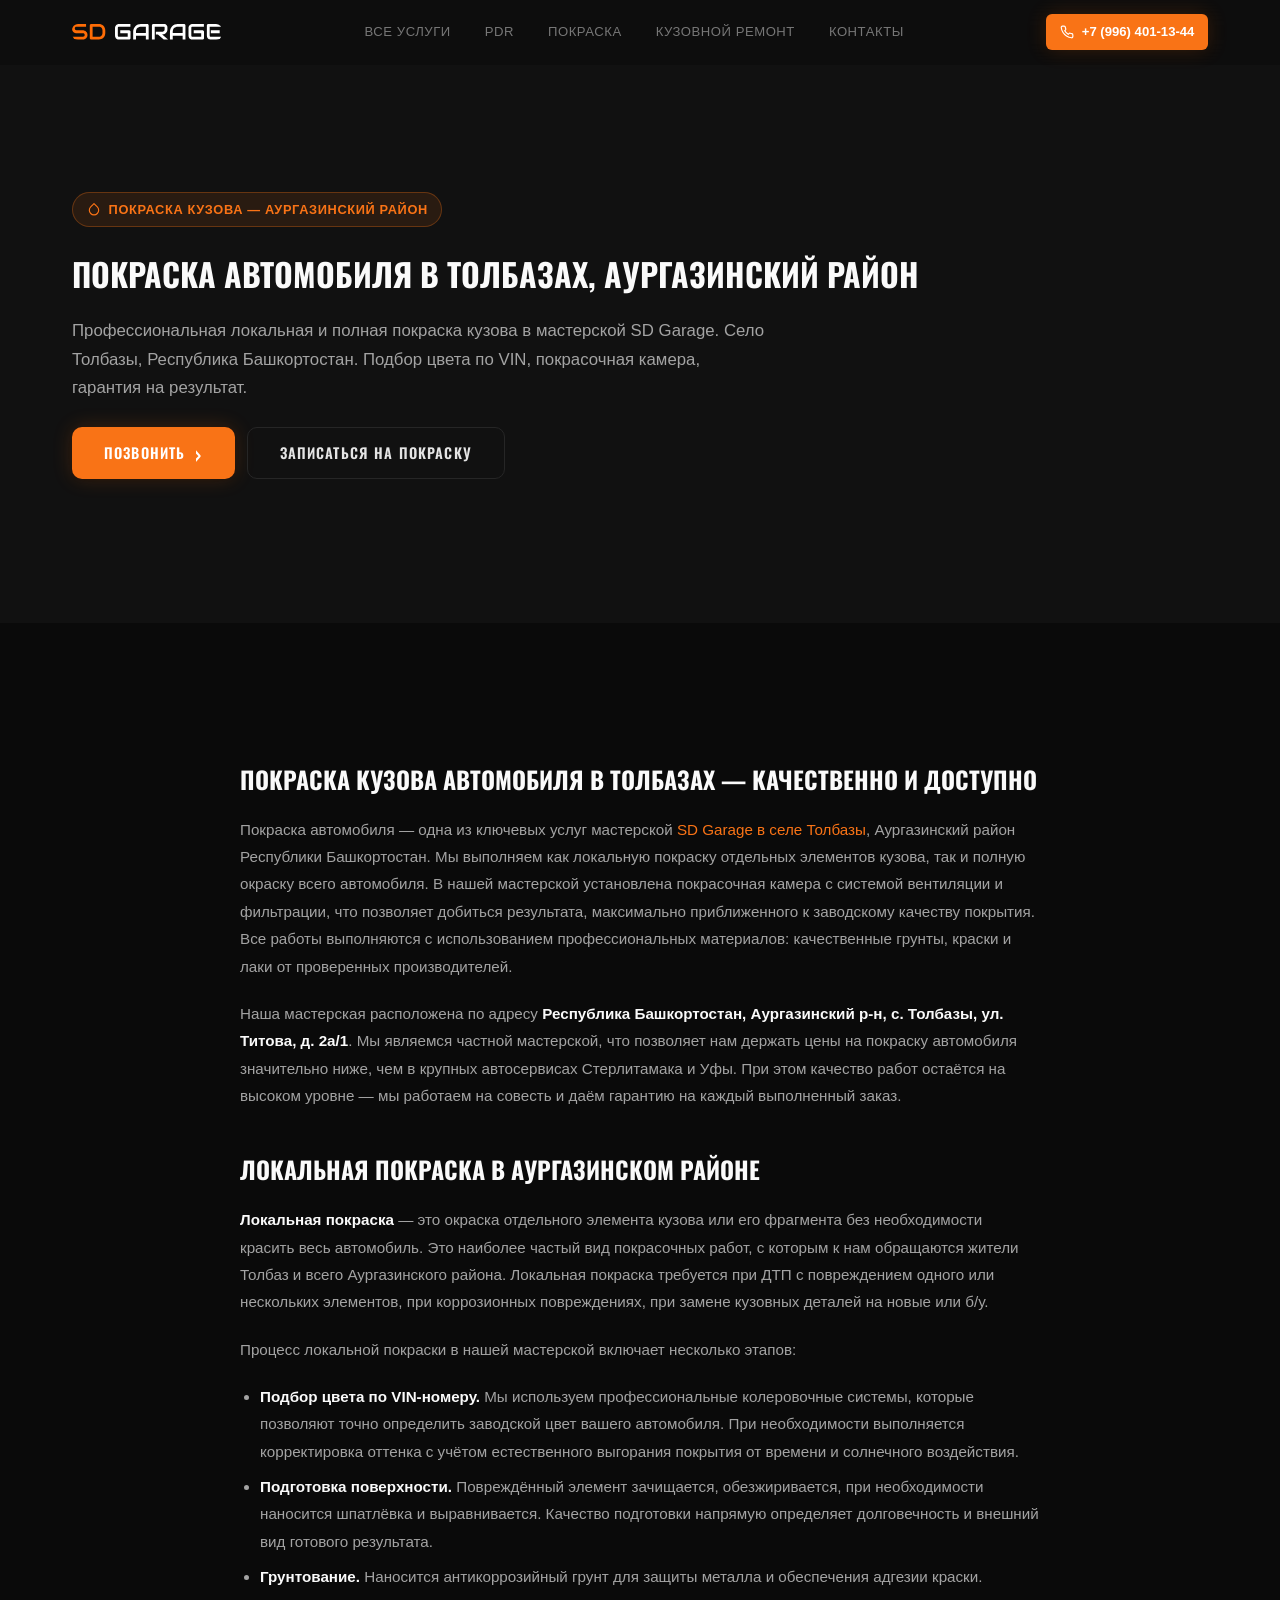
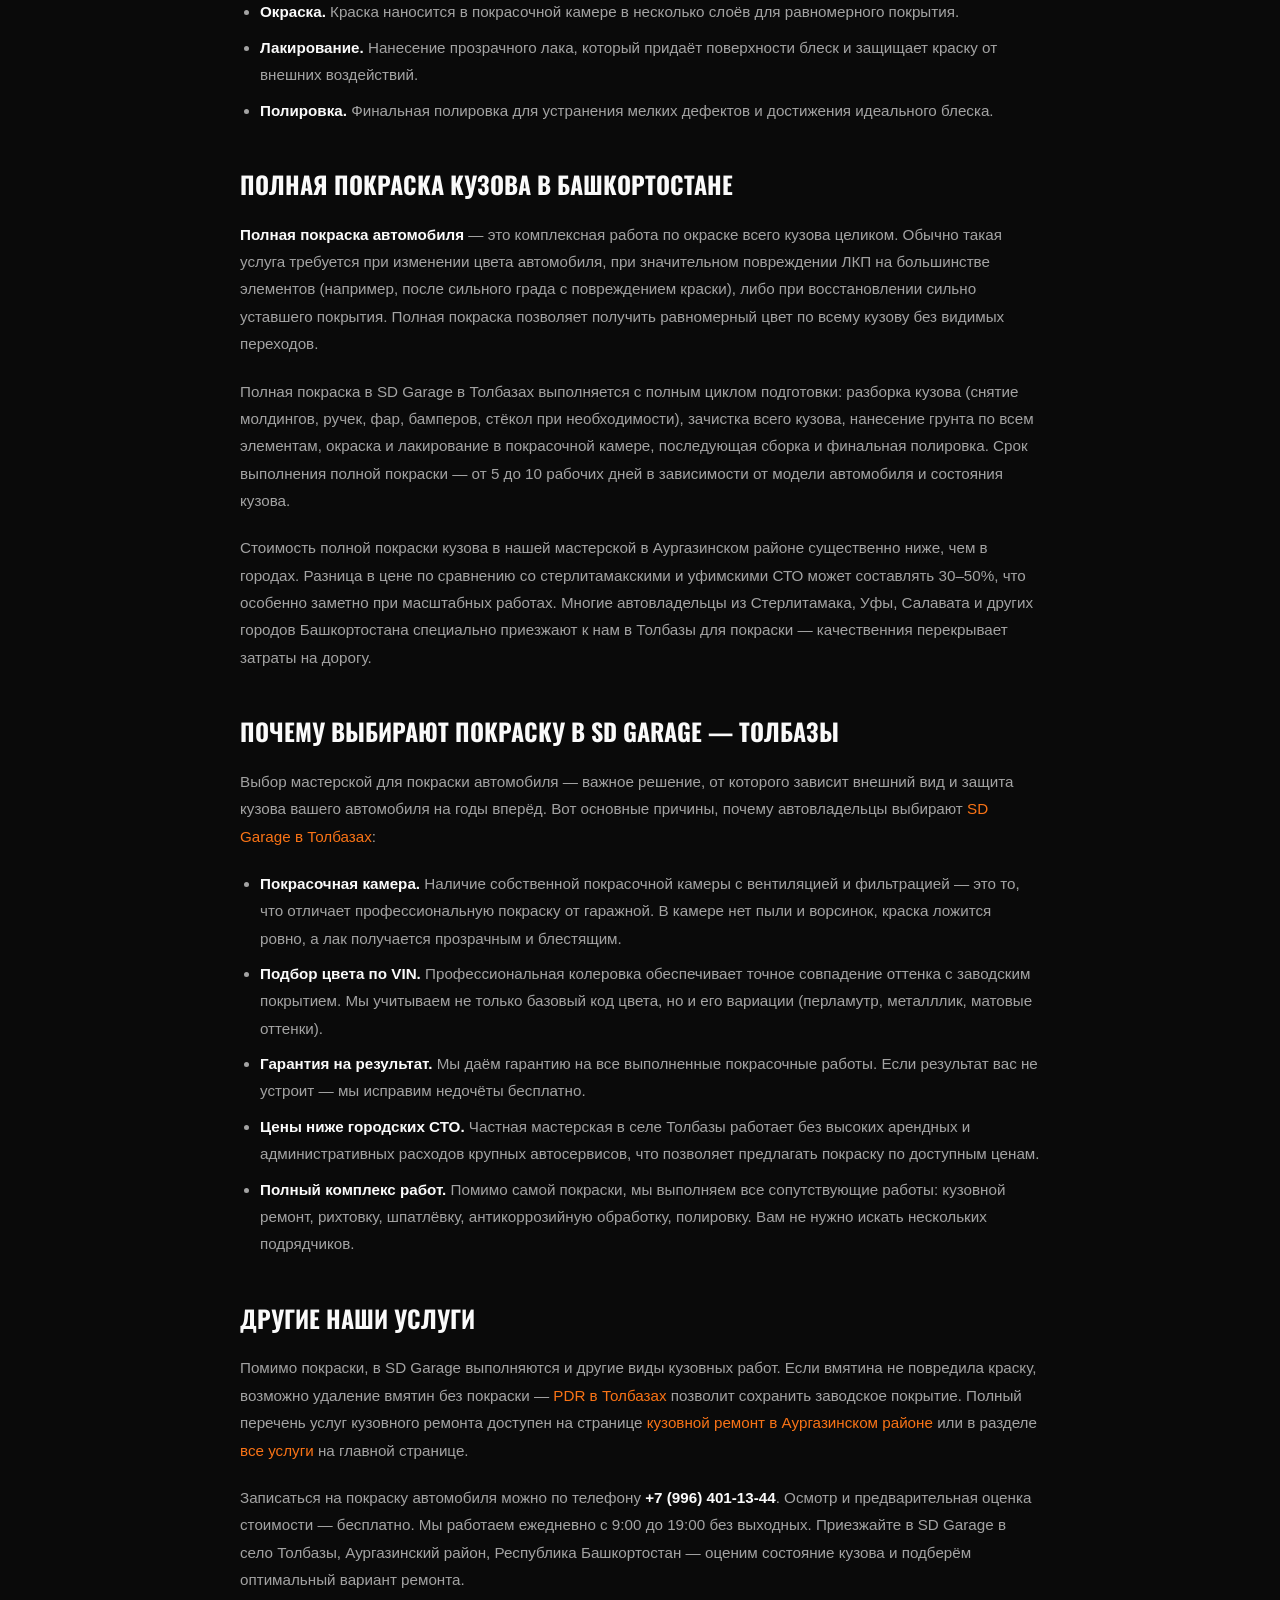
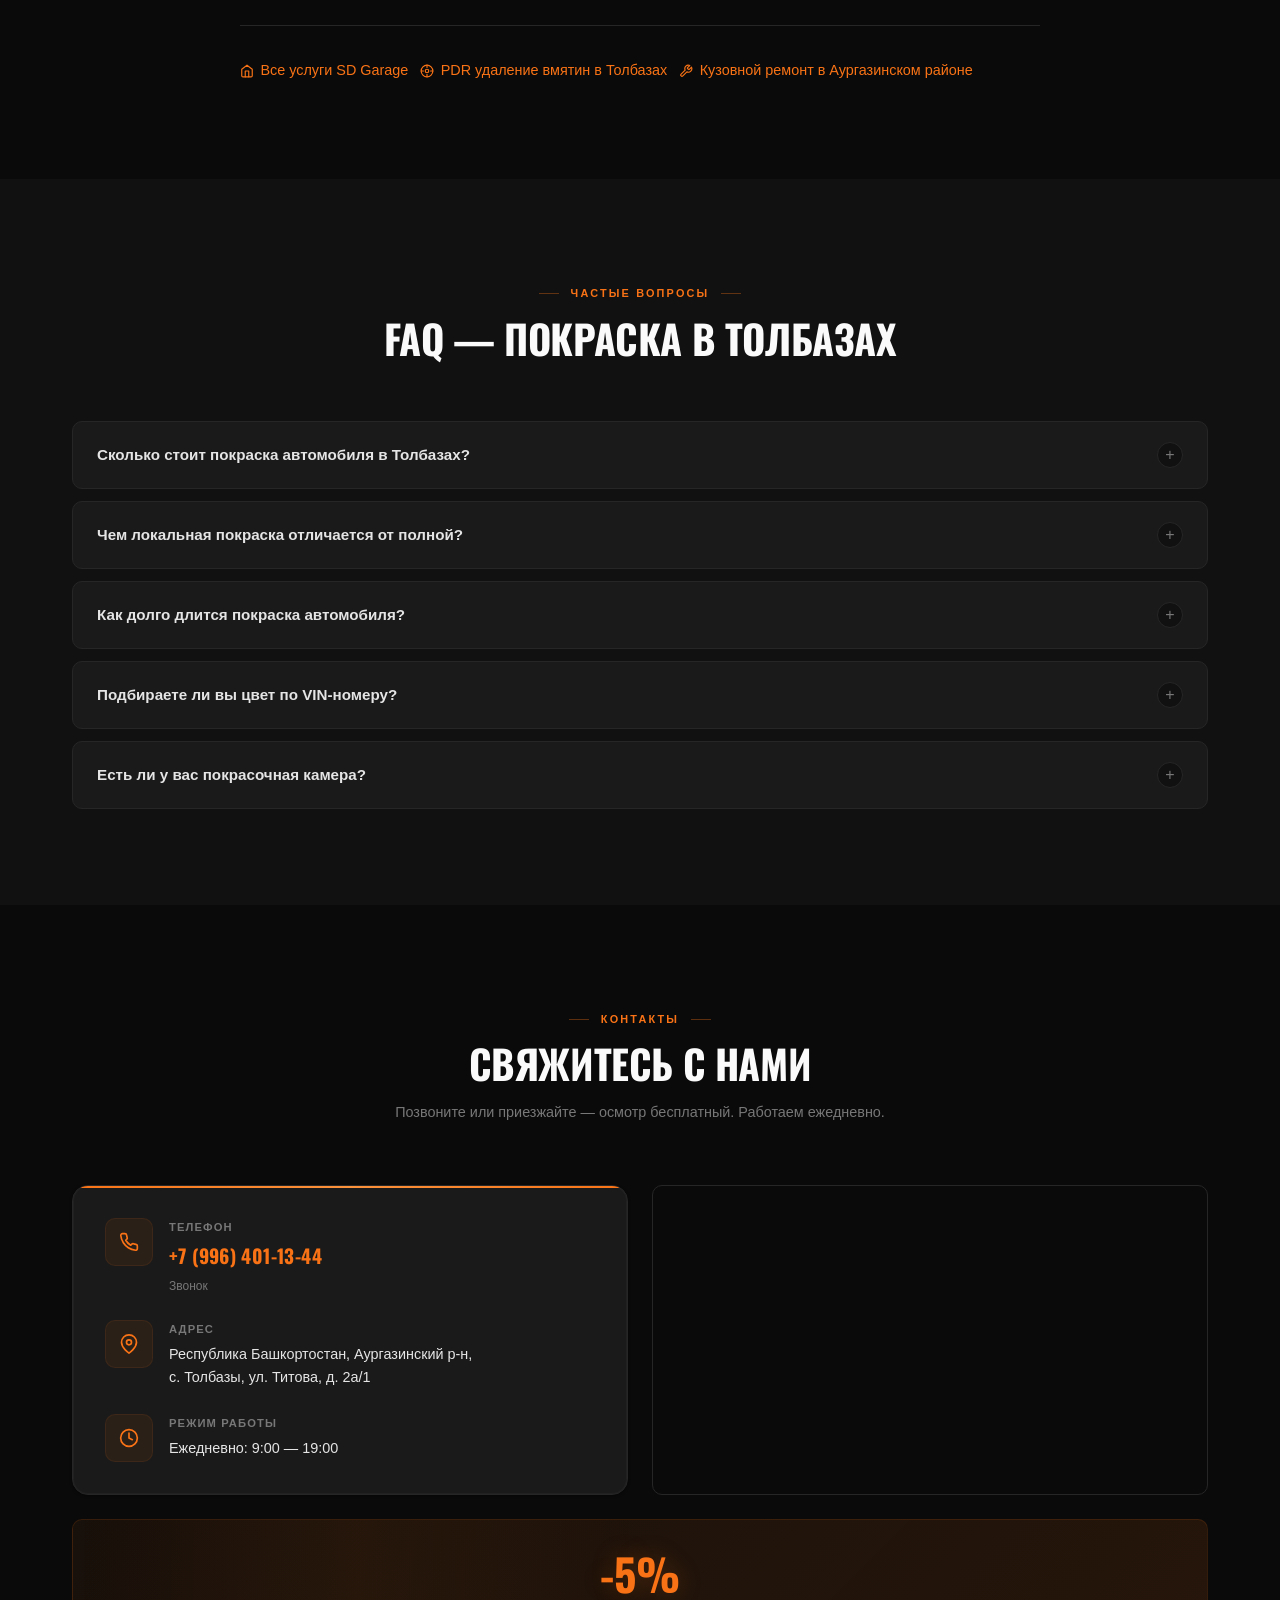
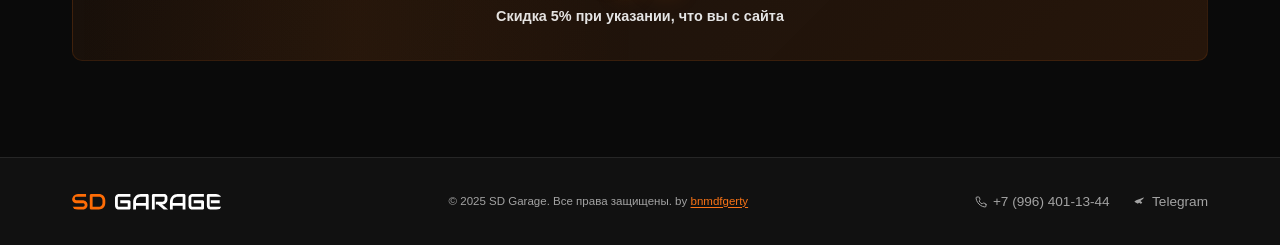
<file: pokraska-avto-tolbazy.html>
<!DOCTYPE html>
<html lang="ru">
<head>
  <meta charset="UTF-8">
  <meta name="viewport" content="width=device-width, initial-scale=1.0">

  <!-- Primary Meta -->
  <title>Покраска автомобилей в Толбазах | Локальная и полная покраска — SD Garage</title>
  <meta name="description" content="Покраска автомобилей в Толбазах (Аургазинский район). Локальная и полная покраска в камере, подбор цвета по VIN. SD Garage — гарантия качества.">
  <meta name="keywords" content="покраска авто Толбазы, покраска кузова Аургазинский район, локальная покраска Толбазы, покраска автомобиля Башкортостан, покраска кузова Толбазы, покраска авто Аургазинский район, покраска авто Башкортостан, локальная покраска Аургазинский район, полная покраска Толбазы, подбор цвета по VIN Толбазы">
  <link rel="canonical" href="https://sd-garage102.ru/pokraska-avto-tolbazy.html">
  <meta name="google-site-verification" content="google13966633c62f2dd1.html">

  <!-- Favicon -->
  <link rel="icon" href="/favicon.svg" type="image/svg+xml">

  <!-- Open Graph -->
  <meta property="og:title" content="Покраска автомобиля в Толбазах | SD Garage — Аургазинский район">
  <meta property="og:description" content="Покраска кузова в селе Толбазы, Аургазинский район, Башкортостан. Локальная и полная покраска, подбор по VIN. +7 (996) 401-13-44.">
  <meta property="og:type" content="website">
  <meta property="og:locale" content="ru_RU">
  <meta property="og:site_name" content="SD Garage">
  <meta property="og:url" content="https://sd-garage102.ru/pokraska-avto-tolbazy.html">
  <meta property="og:image" content="https://sd-garage102.ru/og-image.png">
  <meta property="og:image:width" content="1152">
  <meta property="og:image:height" content="864">
  <meta property="og:image:alt" content="SD Garage — Покраска автомобиля в Толбазах, Башкортостан">

  <!-- Twitter Card -->
  <meta name="twitter:card" content="summary_large_image">
  <meta name="twitter:title" content="Покраска автомобиля в Толбазах | SD Garage">
  <meta name="twitter:description" content="Локальная и полная покраска кузова в Аургазинском районе, Башкортостан.">
  <meta name="twitter:image" content="https://sd-garage102.ru/og-image.png">

  <!-- Robots -->
  <meta name="robots" content="index,follow,max-image-preview:large">

  <!-- Geo -->
  <meta name="geo.region" content="RU-BA">
  <meta name="geo.placename" content="Толбазы, Аургазинский район">
  <meta name="geo.position" content="53.0110;55.2430">
  <meta name="ICBM" content="53.0110, 55.2430">

  <!-- Google Fonts: Oswald (cyrillic) -->
  <link rel="preconnect" href="https://fonts.googleapis.com">
  <link rel="preconnect" href="https://fonts.gstatic.com" crossorigin>
  <link href="https://fonts.googleapis.com/css2?family=Oswald:wght@400;500;600;700&display=swap" rel="stylesheet">

  <!-- CSS -->
  <link rel="stylesheet" href="style.css">

  <!-- JSON-LD: Service (Покраска) -->
  <script type="application/ld+json">
{
  "@context": "https://schema.org",
  "@type": "Service",
  "name": "Покраска автомобиля — Толбазы, Аургазинский район",
  "description": "Локальная и полная покраска кузова автомобиля в селе Толбазы, Аургазинский район, Республика Башкортостан. Подбор цвета по VIN. Покрасочная камера.",
  "provider": {
    "@type": "AutoBodyShop",
    "name": "SD Garage",
    "telephone": "+79964011344",
    "address": {
      "@type": "PostalAddress",
      "streetAddress": "ул. Титова, д. 2а/1",
      "addressLocality": "с. Толбазы",
      "addressRegion": "Аургазинский район, Республика Башкортостан",
      "addressCountry": "RU"
    },
    "geo": {
      "@type": "GeoCoordinates",
      "latitude": 53.011,
      "longitude": 55.243
    }
  },
  "areaServed": {
    "@type": "AdministrativeArea",
    "name": "Аургазинский район, Республика Башкортостан"
  },
  "serviceType": "Покраска кузова автомобиля"
}
  </script>

  <!-- JSON-LD: BreadcrumbList -->
  <script type="application/ld+json">
{
  "@context": "https://schema.org",
  "@type": "BreadcrumbList",
  "itemListElement": [
    {
      "@type": "ListItem",
      "position": 1,
      "name": "Главная",
      "item": "https://sd-garage102.ru/"
    },
    {
      "@type": "ListItem",
      "position": 2,
      "name": "Покраска автомобиля в Толбазах",
      "item": "https://sd-garage102.ru/pokraska-avto-tolbazy.html"
    }
  ]
}
  </script>

  <!-- JSON-LD: FAQPage -->
  <script type="application/ld+json">
{
  "@context": "https://schema.org",
  "@type": "FAQPage",
  "mainEntity": [
    {
      "@type": "Question",
      "name": "Сколько стоит покраска автомобиля в Толбазах?",
      "acceptedAnswer": {
        "@type": "Answer",
        "text": "Стоимость покраски зависит от вида покраски (локальная или полная), размера элемента и объёма подготовительных работ. Локальная покраска одного элемента (крыло, дверь) стоит значительно дешевле, чем полная покраска всего кузова. В SD Garage в Толбазах цены на 30–50% ниже, чем на крупных СТО в Стерлитамаке и Уфе. Точную стоимость определяем после осмотра автомобиля."
      }
    },
    {
      "@type": "Question",
      "name": "Чем локальная покраска отличается от полной?",
      "acceptedAnswer": {
        "@type": "Answer",
        "text": "Локальная покраска — это окраска отдельного элемента или его участка: крыла, двери, бампера, крыши. При локальной покраске подбирается цвет по VIN-номеру, окрашивается только повреждённый элемент, при необходимости выполняется плавный переход (растушёвка) на соседние элементы для invisible-эффекта. Полная покраска — это окраска всего кузова целиком, обычно применяется при изменении цвета автомобиля или при множественных повреждениях."
      }
    },
    {
      "@type": "Question",
      "name": "Как долго длится покраска автомобиля?",
      "acceptedAnswer": {
        "@type": "Answer",
        "text": "Локальная покраска одного элемента обычно занимает 1–2 рабочих дня с учётом подготовки, окраски и полимеризации. Полная покраска кузова — от 5 до 10 рабочих дней в зависимости от модели автомобиля и состояния кузова. Сроки могут корректироваться при обнаружении скрытых повреждений в процессе разборки и подготовки."
      }
    },
    {
      "@type": "Question",
      "name": "Подбираете ли вы цвет по VIN-номеру?",
      "acceptedAnswer": {
        "@type": "Answer",
        "text": "Да, мы подбираем краску по VIN-номеру вашего автомобиля. Используем профессиональные колеровочные системы, которые позволяют максимально точно воспроизвести заводской цвет. При необходимости выполняется корректировка цвета с учётом естественного выгорания покрытия. Для безупречного результата также применяем технологию растушёвки — плавного перехода на соседние элементы."
      }
    },
    {
      "@type": "Question",
      "name": "Есть ли у вас покрасочная камера?",
      "acceptedAnswer": {
        "@type": "Answer",
        "text": "Да, в мастерской SD Garage в Толбазах оборудована покрасочная камера, которая обеспечивает чистоту процесса окраски — без пыли, ворсинок и примесей. Это критически важно для качественного результата. Камера имеет систему вентиляции и фильтрации, что позволяет наносить краску и лак равномерно, получая гладкую и блестящую поверхность, близкую к заводскому качеству."
      }
    }
  ]
}
  </script>

  <style>
    .service-content { max-width: 800px; margin: 0 auto; }
    .service-content h2 { font-family: 'Oswald', sans-serif; font-size: 1.5rem; font-weight: 700; text-transform: uppercase; color: #fafafa; margin: 2.5rem 0 1rem; }
    .service-content h3 { font-family: 'Oswald', sans-serif; font-size: 1.2rem; font-weight: 600; color: #fafafa; margin: 2rem 0 0.75rem; }
    .service-content p { font-size: 0.95rem; line-height: 1.8; color: #a3a3a3; margin-bottom: 1.25rem; }
    .service-content ul { color: #a3a3a3; margin-bottom: 1.25rem; padding-left: 1.25rem; }
    .service-content li { font-size: 0.95rem; line-height: 1.8; margin-bottom: 0.5rem; }
    .service-content strong { color: #fafafa; }
    .service-content a { color: #f97316; }
    .service-hero { padding: 6rem 0 3rem; }
    .service-hero__title { font-family: 'Oswald', sans-serif; font-size: 2rem; font-weight: 700; text-transform: uppercase; color: #fafafa; margin-bottom: 1rem; }
    .service-hero__subtitle { font-size: 1.05rem; line-height: 1.7; color: #a3a3a3; max-width: 700px; }
    .service-hero__badge { display: inline-flex; align-items: center; gap: 0.5rem; background: rgba(249, 115, 22, 0.1); border: 1px solid rgba(249, 115, 22, 0.3); color: #f97316; font-size: 0.8rem; font-weight: 600; text-transform: uppercase; letter-spacing: 0.05em; padding: 0.35rem 0.85rem; border-radius: 9999px; margin-bottom: 1.25rem; }
    .service-links { display: flex; flex-wrap: wrap; gap: 0.75rem; margin-top: 2rem; padding-top: 2rem; border-top: 1px solid #262626; }
    .service-links a { display: inline-flex; align-items: center; gap: 0.4rem; color: #f97316; font-size: 0.9rem; font-weight: 500; text-decoration: none; transition: opacity 0.2s; }
    .service-links a:hover { opacity: 0.8; }
    .service-links svg { width: 14px; height: 14px; }
  </style>
</head>
<body>

  <!-- HEADER -->
  <header class="header" id="header">
    <div class="container header__inner">
      <a href="index.html" class="header__logo">
        <img src="logo.svg" alt="SD Garage" width="120" height="32" class="header__logo-img">
      </a>

      <nav class="header__nav" id="nav" aria-label="Основная навигация">
        <a href="index.html" class="header__nav-link">Все услуги</a>
        <a href="pdr-tolbazy.html" class="header__nav-link">PDR</a>
        <a href="pokraska-avto-tolbazy.html" class="header__nav-link">Покраска</a>
        <a href="kuhzovnoy-remont-aurgazinskiy-rayon.html" class="header__nav-link">Кузовной ремонт</a>
        <a href="#contacts" class="header__nav-link">Контакты</a>
      </nav>

      <div class="header__actions">
        <a href="tel:+79964011344" class="header__phone">
          <svg width="14" height="14" viewBox="0 0 24 24" fill="none" stroke="currentColor" stroke-width="2" stroke-linecap="round" stroke-linejoin="round"><path d="M22 16.92v3a2 2 0 0 1-2.18 2 19.79 19.79 0 0 1-8.63-3.07 19.5 19.5 0 0 1-6-6 19.79 19.79 0 0 1-3.07-8.67A2 2 0 0 1 4.11 2h3a2 2 0 0 1 2 1.72c.127.96.361 1.903.7 2.81a2 2 0 0 1-.45 2.11L8.09 9.91a16 16 0 0 0 6 6l1.27-1.27a2 2 0 0 1 2.11-.45c.907.339 1.85.573 2.81.7A2 2 0 0 1 22 16.92z"/></svg>
          +7 (996) 401-13-44
        </a>
      </div>

      <button class="header__burger" id="burger" aria-label="Открыть меню" aria-expanded="false">
        <span class="burger-lines" id="burger-icon">
          <span></span><span></span><span></span>
        </span>
      </button>
    </div>

    <!-- Мобильное меню -->
    <div class="header__mobile" id="mobile-menu">
      <nav class="header__mobile-nav" aria-label="Мобильная навигация">
        <a href="index.html" class="header__mobile-link">Все услуги</a>
        <a href="pdr-tolbazy.html" class="header__mobile-link">PDR</a>
        <a href="pokraska-avto-tolbazy.html" class="header__mobile-link">Покраска</a>
        <a href="kuhzovnoy-remont-aurgazinskiy-rayon.html" class="header__mobile-link">Кузовной ремонт</a>
        <a href="#contacts" class="header__mobile-link">Контакты</a>
      </nav>
      <a href="tel:+79964011344" class="header__phone header__phone--mobile">
        <svg width="16" height="16" viewBox="0 0 24 24" fill="none" stroke="currentColor" stroke-width="2" stroke-linecap="round" stroke-linejoin="round"><path d="M22 16.92v3a2 2 0 0 1-2.18 2 19.79 19.79 0 0 1-8.63-3.07 19.5 19.5 0 0 1-6-6 19.79 19.79 0 0 1-3.07-8.67A2 2 0 0 1 4.11 2h3a2 2 0 0 1 2 1.72c.127.96.361 1.903.7 2.81a2 2 0 0 1-.45 2.11L8.09 9.91a16 16 0 0 0 6 6l1.27-1.27a2 2 0 0 1 2.11-.45c.907.339 1.85.573 2.81.7A2 2 0 0 1 22 16.92z"/></svg>
        +7 (996) 401-13-44
      </a>
    </div>
  </header>

  <main>
    <!-- HERO -->
    <section class="section section--surface">
      <div class="container">
        <div class="service-hero">
          <div class="service-hero__badge">
            <svg width="14" height="14" viewBox="0 0 24 24" fill="none" stroke="currentColor" stroke-width="2" stroke-linecap="round" stroke-linejoin="round"><path d="M12 2.69l5.66 5.66a8 8 0 1 1-11.31 0z"/></svg>
            Покраска кузова — Аургазинский район
          </div>
          <h1 class="service-hero__title">Покраска автомобиля в Толбазах, Аургазинский район</h1>
          <p class="service-hero__subtitle">Профессиональная локальная и полная покраска кузова в мастерской SD Garage. Село Толбазы, Республика Башкортостан. Подбор цвета по VIN, покрасочная камера, гарантия на результат.</p>
          <div style="margin-top: 1.5rem; display: flex; flex-wrap: wrap; gap: 0.75rem;">
            <a href="tel:+79964011344" class="btn btn--primary btn--lg">
              Позвонить <span class="btn__arrow">&rsaquo;</span>
            </a>
            <a href="#contacts" class="btn btn--outline btn--lg">Записаться на покраску</a>
          </div>
        </div>
      </div>
    </section>

    <!-- MAIN CONTENT -->
    <section class="section">
      <div class="container">
        <div class="service-content">

          <h2>Покраска кузова автомобиля в Толбазах — качественно и доступно</h2>
          <p>Покраска автомобиля — одна из ключевых услуг мастерской <a href="index.html">SD Garage в селе Толбазы</a>, Аургазинский район Республики Башкортостан. Мы выполняем как локальную покраску отдельных элементов кузова, так и полную окраску всего автомобиля. В нашей мастерской установлена покрасочная камера с системой вентиляции и фильтрации, что позволяет добиться результата, максимально приближенного к заводскому качеству покрытия. Все работы выполняются с использованием профессиональных материалов: качественные грунты, краски и лаки от проверенных производителей.</p>
          <p>Наша мастерская расположена по адресу <strong>Республика Башкортостан, Аургазинский р-н, с. Толбазы, ул. Титова, д. 2а/1</strong>. Мы являемся частной мастерской, что позволяет нам держать цены на покраску автомобиля значительно ниже, чем в крупных автосервисах Стерлитамака и Уфы. При этом качество работ остаётся на высоком уровне — мы работаем на совесть и даём гарантию на каждый выполненный заказ.</p>

          <h2>Локальная покраска в Аургазинском районе</h2>
          <p><strong>Локальная покраска</strong> — это окраска отдельного элемента кузова или его фрагмента без необходимости красить весь автомобиль. Это наиболее частый вид покрасочных работ, с которым к нам обращаются жители Толбаз и всего Аургазинского района. Локальная покраска требуется при ДТП с повреждением одного или нескольких элементов, при коррозионных повреждениях, при замене кузовных деталей на новые или б/у.</p>
          <p>Процесс локальной покраски в нашей мастерской включает несколько этапов:</p>
          <ul>
            <li><strong>Подбор цвета по VIN-номеру.</strong> Мы используем профессиональные колеровочные системы, которые позволяют точно определить заводской цвет вашего автомобиля. При необходимости выполняется корректировка оттенка с учётом естественного выгорания покрытия от времени и солнечного воздействия.</li>
            <li><strong>Подготовка поверхности.</strong> Повреждённый элемент зачищается, обезжиривается, при необходимости наносится шпатлёвка и выравнивается. Качество подготовки напрямую определяет долговечность и внешний вид готового результата.</li>
            <li><strong>Грунтование.</strong> Наносится антикоррозийный грунт для защиты металла и обеспечения адгезии краски.</li>
            <li><strong>Окраска.</strong> Краска наносится в покрасочной камере в несколько слоёв для равномерного покрытия.</li>
            <li><strong>Лакирование.</strong> Нанесение прозрачного лака, который придаёт поверхности блеск и защищает краску от внешних воздействий.</li>
            <li><strong>Полировка.</strong> Финальная полировка для устранения мелких дефектов и достижения идеального блеска.</li>
          </ul>

          <h2>Полная покраска кузова в Башкортостане</h2>
          <p><strong>Полная покраска автомобиля</strong> — это комплексная работа по окраске всего кузова целиком. Обычно такая услуга требуется при изменении цвета автомобиля, при значительном повреждении ЛКП на большинстве элементов (например, после сильного града с повреждением краски), либо при восстановлении сильно уставшего покрытия. Полная покраска позволяет получить равномерный цвет по всему кузову без видимых переходов.</p>
          <p>Полная покраска в SD Garage в Толбазах выполняется с полным циклом подготовки: разборка кузова (снятие молдингов, ручек, фар, бамперов, стёкол при необходимости), зачистка всего кузова, нанесение грунта по всем элементам, окраска и лакирование в покрасочной камере, последующая сборка и финальная полировка. Срок выполнения полной покраски — от 5 до 10 рабочих дней в зависимости от модели автомобиля и состояния кузова.</p>
          <p>Стоимость полной покраски кузова в нашей мастерской в Аургазинском районе существенно ниже, чем в городах. Разница в цене по сравнению со стерлитамакскими и уфимскими СТО может составлять 30–50%, что особенно заметно при масштабных работах. Многие автовладельцы из Стерлитамака, Уфы, Салавата и других городов Башкортостана специально приезжают к нам в Толбазы для покраски — качественния перекрывает затраты на дорогу.</p>

          <h2>Почему выбирают покраску в SD Garage — Толбазы</h2>
          <p>Выбор мастерской для покраски автомобиля — важное решение, от которого зависит внешний вид и защита кузова вашего автомобиля на годы вперёд. Вот основные причины, почему автовладельцы выбирают <a href="index.html">SD Garage в Толбазах</a>:</p>
          <ul>
            <li><strong>Покрасочная камера.</strong> Наличие собственной покрасочной камеры с вентиляцией и фильтрацией — это то, что отличает профессиональную покраску от гаражной. В камере нет пыли и ворсинок, краска ложится ровно, а лак получается прозрачным и блестящим.</li>
            <li><strong>Подбор цвета по VIN.</strong> Профессиональная колеровка обеспечивает точное совпадение оттенка с заводским покрытием. Мы учитываем не только базовый код цвета, но и его вариации (перламутр, металллик, матовые оттенки).</li>
            <li><strong>Гарантия на результат.</strong> Мы даём гарантию на все выполненные покрасочные работы. Если результат вас не устроит — мы исправим недочёты бесплатно.</li>
            <li><strong>Цены ниже городских СТО.</strong> Частная мастерская в селе Толбазы работает без высоких арендных и административных расходов крупных автосервисов, что позволяет предлагать покраску по доступным ценам.</li>
            <li><strong>Полный комплекс работ.</strong> Помимо самой покраски, мы выполняем все сопутствующие работы: кузовной ремонт, рихтовку, шпатлёвку, антикоррозийную обработку, полировку. Вам не нужно искать нескольких подрядчиков.</li>
          </ul>

          <h2>Другие наши услуги</h2>
          <p>Помимо покраски, в SD Garage выполняются и другие виды кузовных работ. Если вмятина не повредила краску, возможно удаление вмятин без покраски — <a href="pdr-tolbazy.html">PDR в Толбазах</a> позволит сохранить заводское покрытие. Полный перечень услуг кузовного ремонта доступен на странице <a href="kuhzovnoy-remont-aurgazinskiy-rayon.html">кузовной ремонт в Аургазинском районе</a> или в разделе <a href="index.html">все услуги</a> на главной странице.</p>
          <p>Записаться на покраску автомобиля можно по телефону <strong>+7 (996) 401-13-44</strong>. Осмотр и предварительная оценка стоимости — бесплатно. Мы работаем ежедневно с 9:00 до 19:00 без выходных. Приезжайте в SD Garage в село Толбазы, Аургазинский район, Республика Башкортостан — оценим состояние кузова и подберём оптимальный вариант ремонта.</p>

          <div class="service-links">
            <a href="index.html">
              <svg width="14" height="14" viewBox="0 0 24 24" fill="none" stroke="currentColor" stroke-width="2" stroke-linecap="round" stroke-linejoin="round"><path d="M3 9l9-7 9 7v11a2 2 0 0 1-2 2H5a2 2 0 0 1-2-2z"/><polyline points="9 22 9 12 15 12 15 22"/></svg>
              Все услуги SD Garage
            </a>
            <a href="pdr-tolbazy.html">
              <svg width="14" height="14" viewBox="0 0 24 24" fill="none" stroke="currentColor" stroke-width="2" stroke-linecap="round" stroke-linejoin="round"><circle cx="12" cy="12" r="10"/><circle cx="12" cy="12" r="3"/><line x1="12" y1="2" x2="12" y2="6"/><line x1="12" y1="18" x2="12" y2="22"/><line x1="2" y1="12" x2="6" y2="12"/><line x1="18" y1="12" x2="22" y2="12"/></svg>
              PDR удаление вмятин в Толбазах
            </a>
            <a href="kuhzovnoy-remont-aurgazinskiy-rayon.html">
              <svg width="14" height="14" viewBox="0 0 24 24" fill="none" stroke="currentColor" stroke-width="2" stroke-linecap="round" stroke-linejoin="round"><path d="M14.7 6.3a1 1 0 0 0 0 1.4l1.6 1.6a1 1 0 0 0 1.4 0l3.77-3.77a6 6 0 0 1-7.94 7.94l-6.91 6.91a2.12 2.12 0 0 1-3-3l6.91-6.91a6 6 0 0 1 7.94-7.94l-3.76 3.76z"/></svg>
              Кузовной ремонт в Аургазинском районе
            </a>
          </div>
        </div>
      </div>
    </section>

    <!-- FAQ -->
    <section class="section section--surface" id="faq">
      <div class="container">
        <div class="section__header">
          <p class="section__label">Частые вопросы</p>
          <h2 class="section__title">FAQ — Покраска в Толбазах</h2>
        </div>
        <div class="faq">
          <details class="faq__item">
            <summary class="faq__question">
              Сколько стоит покраска автомобиля в Толбазах?
              <span class="faq__toggle" aria-hidden="true">+</span>
            </summary>
            <div class="faq__answer">
              <p>Стоимость покраски зависит от вида (локальная или полная), размера элемента и объёма подготовительных работ. Локальная покраска одного элемента стоит значительно дешевле, чем полная покраска кузова. В SD Garage цены на 30–50% ниже, чем на крупных СТО в Стерлитамаке и Уфе. Точную стоимость определяем после осмотра.</p>
            </div>
          </details>
          <details class="faq__item">
            <summary class="faq__question">
              Чем локальная покраска отличается от полной?
              <span class="faq__toggle" aria-hidden="true">+</span>
            </summary>
            <div class="faq__answer">
              <p>Локальная покраска — это окраска отдельного элемента: крыла, двери, бампера, крыши. Подбирается цвет по VIN, окрашивается только повреждённый элемент, при необходимости выполняется плавный переход на соседние элементы. Полная покраска — окраска всего кузова целиком, применяется при изменении цвета или при множественных повреждениях.</p>
            </div>
          </details>
          <details class="faq__item">
            <summary class="faq__question">
              Как долго длится покраска автомобиля?
              <span class="faq__toggle" aria-hidden="true">+</span>
            </summary>
            <div class="faq__answer">
              <p>Локальная покраска одного элемента обычно занимает 1–2 рабочих дня с учётом подготовки и полимеризации. Полная покраска кузова — от 5 до 10 рабочих дней в зависимости от модели и состояния кузова. Сроки могут корректироваться при обнаружении скрытых повреждений в процессе разборки.</p>
            </div>
          </details>
          <details class="faq__item">
            <summary class="faq__question">
              Подбираете ли вы цвет по VIN-номеру?
              <span class="faq__toggle" aria-hidden="true">+</span>
            </summary>
            <div class="faq__answer">
              <p>Да, мы подбираем краску по VIN-номеру автомобиля. Используем профессиональные колеровочные системы для максимально точного воспроизведения заводского цвета. При необходимости выполняется корректировка с учётом естественного выгорания покрытия. Также применяем технологию растушёвки для безупречного результата.</p>
            </div>
          </details>
          <details class="faq__item">
            <summary class="faq__question">
              Есть ли у вас покрасочная камера?
              <span class="faq__toggle" aria-hidden="true">+</span>
            </summary>
            <div class="faq__answer">
              <p>Да, в SD Garage в Толбазах оборудована покрасочная камера с системой вентиляции и фильтрации. Это обеспечивает чистоту процесса окраски — без пыли и примесей. Краска и лак ложатся равномерно, поверхность получается гладкой и блестящей, близкой к заводскому качеству. Без камеры невозможно получить качественный результат покраски.</p>
            </div>
          </details>
        </div>
      </div>
    </section>

    <!-- CONTACTS -->
    <section class="section" id="contacts">
      <div class="container">
        <div class="section__header">
          <p class="section__label">Контакты</p>
          <h2 class="section__title">Свяжитесь с нами</h2>
          <p class="section__subtitle">Позвоните или приезжайте — осмотр бесплатный. Работаем ежедневно.</p>
        </div>
        <div class="contacts-grid">
          <div class="contacts-card">
            <div class="contacts-card__items">
              <div class="contact-item">
                <div class="contact-item__icon">
                  <svg width="20" height="20" viewBox="0 0 24 24" fill="none" stroke="currentColor" stroke-width="2" stroke-linecap="round" stroke-linejoin="round"><path d="M22 16.92v3a2 2 0 0 1-2.18 2 19.79 19.79 0 0 1-8.63-3.07 19.5 19.5 0 0 1-6-6 19.79 19.79 0 0 1-3.07-8.67A2 2 0 0 1 4.11 2h3a2 2 0 0 1 2 1.72c.127.96.361 1.903.7 2.81a2 2 0 0 1-.45 2.11L8.09 9.91a16 16 0 0 0 6 6l1.27-1.27a2 2 0 0 1 2.11-.45c.907.339 1.85.573 2.81.7A2 2 0 0 1 22 16.92z"/></svg>
                </div>
                <div class="contact-item__info">
                  <p class="contact-item__label">Телефон</p>
                  <a href="tel:+79964011344" class="contact-item__value contact-item__value--link">+7 (996) 401-13-44</a>
                  <p class="contact-item__hint">Звонок</p>
                </div>
              </div>
              <div class="contact-item">
                <div class="contact-item__icon">
                  <svg width="20" height="20" viewBox="0 0 24 24" fill="none" stroke="currentColor" stroke-width="2" stroke-linecap="round" stroke-linejoin="round"><path d="M21 10c0 7-9 13-9 13s-9-6-9-13a9 9 0 0 1 18 0z"/><circle cx="12" cy="10" r="3"/></svg>
                </div>
                <div class="contact-item__info">
                  <p class="contact-item__label">Адрес</p>
                  <p class="contact-item__value">Республика Башкортостан, Аургазинский р-н,<br>с. Толбазы, ул. Титова, д. 2а/1</p>
                </div>
              </div>
              <div class="contact-item">
                <div class="contact-item__icon">
                  <svg width="20" height="20" viewBox="0 0 24 24" fill="none" stroke="currentColor" stroke-width="2" stroke-linecap="round" stroke-linejoin="round"><circle cx="12" cy="12" r="10"/><polyline points="12 6 12 12 16 14"/></svg>
                </div>
                <div class="contact-item__info">
                  <p class="contact-item__label">Режим работы</p>
                  <p class="contact-item__value">Ежедневно: 9:00 — 19:00</p>
                </div>
              </div>
            </div>

          </div>
          <div>
            <iframe title="Карта расположения SD Garage" src="https://yandex.ru/map-widget/v1/?um=constructor%3Af5312fd8c2cdacc13869cc4f9f23aaa7a3a49e55d327f269a05b876441469e5d&amp;source=constructor" width="100%" height="300" frameborder="0"></iframe>
          </div>
        </div>
        <div class="discount-banner reveal">
          <p class="discount-banner__percent">-5%</p>
          <p class="discount-banner__title">Скидка 5% при указании, что вы с сайта</p>
        </div>
      </div>
    </section>
  </main>

  <!-- FOOTER -->
  <footer class="footer">
    <div class="container footer__inner">
      <div class="footer__logo">
        <img src="logo.svg" alt="SD Garage" width="120" height="32" class="footer__logo-img">
      </div>
      <p class="footer__copy">&copy; 2025 SD Garage. Все права защищены. by <a href="https://t.me/HISTIZAKERO" target="_blank" rel="noopener" style="color:var(--accent);text-decoration:underline;text-underline-offset:2px">bnmdfgerty</a></p>
      <div style="display:flex;gap:1.5rem;align-items:center;flex-wrap:wrap;justify-content:center">
        <a href="tel:+79964011344" style="display:inline-flex;align-items:center;gap:0.4rem;color:var(--text-muted);text-decoration:none;font-size:0.85rem">
          <svg width="12" height="12" viewBox="0 0 24 24" fill="none" stroke="currentColor" stroke-width="2" stroke-linecap="round" stroke-linejoin="round"><path d="M22 16.92v3a2 2 0 0 1-2.18 2 19.79 19.79 0 0 1-8.63-3.07 19.5 19.5 0 0 1-6-6 19.79 19.79 0 0 1-3.07-8.67A2 2 0 0 1 4.11 2h3a2 2 0 0 1 2 1.72c.127.96.361 1.903.7 2.81a2 2 0 0 1-.45 2.11L8.09 9.91a16 16 0 0 0 6 6l1.27-1.27a2 2 0 0 1 2.11-.45c.907.339 1.85.573 2.81.7A2 2 0 0 1 22 16.92z"/></svg>
          +7 (996) 401-13-44
        </a>
        <a href="https://t.me/sd_tilbazy_garage102" target="_blank" rel="noopener" style="display:inline-flex;align-items:center;gap:0.4rem;color:var(--text-muted);text-decoration:none;font-size:0.85rem">
          <svg width="12" height="12" viewBox="0 0 24 24" fill="currentColor"><path d="M21.198 2.433a2.242 2.242 0 0 0-1.022.215l-8.609 3.33c-2.068.8-4.133 1.598-5.724 2.21a405.15 405.15 0 0 1-2.849 1.09c-.42.147-.99.332-1.473.901-.728.855.07 1.676.348 2.013.178.215.397.373.597.493l4.366 2.453c.196.11.413.167.634.167a.9.9 0 0 0 .507-.157l2.343-1.623a.5.5 0 0 1 .574 0l2.576 2.087a.5.5 0 0 0 .717-.091l1.915-2.109a.5.5 0 0 0-.008-.707l-2.756-2.36a.5.5 0 0 1 .006-.76l4.605-3.636c.684-.539 1.18-1.237 1.18-2.086 0-1.1-.902-1.87-1.862-1.87z"/></svg>
          Telegram
        </a>
      </div>
    </div>
  </footer>

  <script src="script.js"></script>
</body>
</html>
</file>
<file: style.css>
/* ═══════════════════════════════════════════
   SD Garage — Dark Industrial v4
   SVG-иконки, адаптив, без эмоджи
   ═══════════════════════════════════════════ */

/* ─── Reset & Base ─── */
*, *::before, *::after {
  margin: 0;
  padding: 0;
  box-sizing: border-box;
}

:root {
  --bg: #0a0a0a;
  --surface: #111111;
  --surface-light: #1a1a1a;
  --surface-hover: #222222;
  --border: #262626;
  --border-hover: #404040;
  --accent: #f97316;
  --accent-hover: #fb923c;
  --accent-dim: rgba(249, 115, 22, 0.08);
  --accent-glow: rgba(249, 115, 22, 0.15);
  --accent-glow-strong: rgba(249, 115, 22, 0.3);
  --muted: #777777;
  --muted-light: #a3a3a3;
  --white: #e5e5e5;
  --white-bright: #fafafa;
  --font-heading: 'Oswald', sans-serif;
  --font-body: -apple-system, BlinkMacSystemFont, 'Segoe UI', Roboto, sans-serif;
  --container: 1200px;
  --radius: 16px;
  --radius-sm: 10px;
  --radius-xs: 6px;
  --shadow-card: 0 1px 3px rgba(0,0,0,0.4), 0 0 0 1px rgba(255,255,255,0.03) inset;
  --shadow-card-hover: 0 8px 32px rgba(0,0,0,0.5), 0 0 0 1px rgba(249,115,22,0.12) inset;
  --transition: 0.3s cubic-bezier(0.4, 0, 0.2, 1);
}

html {
  scroll-behavior: smooth;
  scroll-padding-top: 80px;
}

body {
  font-family: var(--font-body);
  background: var(--bg);
  color: var(--muted-light);
  line-height: 1.7;
  -webkit-font-smoothing: antialiased;
  -moz-osx-font-smoothing: grayscale;
  overflow-x: hidden;
}

a { color: inherit; text-decoration: none; }
img { max-width: 100%; display: block; }

/* ─── Scrollbar ─── */
::-webkit-scrollbar { width: 6px; }
::-webkit-scrollbar-track { background: var(--bg); }
::-webkit-scrollbar-thumb { background: var(--border); border-radius: 3px; }
::-webkit-scrollbar-thumb:hover { background: var(--border-hover); }
::selection { background: var(--accent); color: #fff; }

/* ─── Container ─── */
.container {
  width: 100%;
  max-width: var(--container);
  margin: 0 auto;
  padding: 0 1rem;
}
@media (min-width: 640px) { .container { padding: 0 1.5rem; } }
@media (min-width: 1024px) { .container { padding: 0 2rem; } }

/* ─── Buttons ─── */
.btn {
  display: inline-flex;
  align-items: center;
  justify-content: center;
  gap: 0.5rem;
  font-family: var(--font-heading);
  font-weight: 600;
  border-radius: var(--radius-sm);
  cursor: pointer;
  transition: all var(--transition);
  text-decoration: none;
  border: none;
  white-space: nowrap;
}

.btn--primary {
  background: var(--accent);
  color: #fff;
  box-shadow: 0 0 20px rgba(249, 115, 22, 0.2), 0 2px 8px rgba(0,0,0,0.3);
}
.btn--primary:hover {
  background: var(--accent-hover);
  box-shadow: 0 0 30px rgba(249, 115, 22, 0.35), 0 4px 16px rgba(0,0,0,0.4);
  transform: translateY(-1px);
}
.btn--primary:active { transform: translateY(0); }

.btn--outline {
  background: transparent;
  color: var(--white);
  border: 1px solid var(--border);
}
.btn--outline:hover {
  background: var(--surface-light);
  border-color: var(--border-hover);
  transform: translateY(-1px);
}

.btn--lg {
  height: 3.25rem;
  padding: 0 2rem;
  font-size: 0.9rem;
  text-transform: uppercase;
  letter-spacing: 0.08em;
}
.btn--sm {
  height: 2.25rem;
  padding: 0 1.25rem;
  font-size: 0.8rem;
  text-transform: uppercase;
  letter-spacing: 0.05em;
}

.btn__arrow {
  font-size: 1.4rem;
  margin-left: 0.125rem;
  line-height: 1;
  transition: transform 0.2s;
}
.btn--primary:hover .btn__arrow { transform: translateX(3px); }

/* ═══════════════════════════════════════════
   HEADER
   ═══════════════════════════════════════════ */
.header {
  position: fixed;
  top: 0;
  left: 0;
  right: 0;
  z-index: 100;
  border-bottom: 1px solid transparent;
  background: rgba(10, 10, 10, 0.5);
  -webkit-backdrop-filter: blur(20px) saturate(180%);
  backdrop-filter: blur(20px) saturate(180%);
  transition: all var(--transition);
}
.header.is-scrolled {
  border-bottom-color: var(--border);
  background: rgba(10, 10, 10, 0.92);
  box-shadow: 0 4px 30px rgba(0,0,0,0.3);
}

.header__inner {
  display: flex;
  align-items: center;
  justify-content: space-between;
  height: 4rem;
}

.header__logo {
  display: flex;
  align-items: center;
  gap: 0.625rem;
  transition: opacity var(--transition);
}
.header__logo:hover { opacity: 0.85; }

.header__logo-img {
  height: 1rem;
  width: auto;
  border-radius: var(--radius-xs);
  flex-shrink: 0;
}

/* Desktop nav */
.header__nav {
  display: none;
  align-items: center;
  gap: 0.125rem;
}
.header__nav-link {
  font-size: 0.78rem;
  font-weight: 500;
  color: var(--muted);
  padding: 0.5rem 0.75rem;
  border-radius: var(--radius-xs);
  transition: all var(--transition);
  text-transform: uppercase;
  letter-spacing: 0.04em;
}
.header__nav-link:hover {
  color: var(--white);
  background: rgba(255,255,255,0.05);
}

.header__actions {
  display: none;
  align-items: center;
  gap: 1rem;
}
.header__phone {
  display: flex;
  align-items: center;
  gap: 0.5rem;
  font-size: 0.82rem;
  font-weight: 600;
  color: #fff;
  background: var(--accent);
  padding: 0.45rem 0.85rem;
  border-radius: var(--radius-xs);
  transition: all var(--transition);
  white-space: nowrap;
  box-shadow: 0 0 20px rgba(249, 115, 22, 0.2), 0 2px 8px rgba(0,0,0,0.3);
}
.header__phone:hover {
  background: var(--accent-hover);
  box-shadow: 0 0 30px rgba(249, 115, 22, 0.35), 0 4px 16px rgba(0,0,0,0.4);
  transform: translateY(-1px);
}
.header__phone svg { flex-shrink: 0; }

/* Burger — три линии */
.header__burger {
  display: flex;
  align-items: center;
  justify-content: center;
  width: 2.5rem;
  height: 2.5rem;
  background: none;
  border: 1px solid var(--border);
  border-radius: var(--radius-xs);
  cursor: pointer;
  transition: all var(--transition);
  padding: 0;
}
.header__burger:hover {
  background: var(--surface-light);
  border-color: var(--border-hover);
}

.burger-lines {
  display: flex;
  flex-direction: column;
  gap: 4px;
  width: 18px;
}
.burger-lines span {
  display: block;
  width: 100%;
  height: 2px;
  background: var(--white);
  border-radius: 1px;
  transition: all 0.3s ease;
  transform-origin: center;
}
/* Крестик при открытии */
.burger-lines.is-open span:nth-child(1) {
  transform: translateY(6px) rotate(45deg);
}
.burger-lines.is-open span:nth-child(2) {
  opacity: 0;
  transform: scaleX(0);
}
.burger-lines.is-open span:nth-child(3) {
  transform: translateY(-6px) rotate(-45deg);
}

/* Mobile menu */
.header__mobile {
  display: none;
  border-top: 1px solid var(--border);
  background: var(--bg);
  padding: 1.25rem 1rem 1.75rem;
}
.header__mobile.is-open {
  display: block;
  animation: slideDown 0.25s ease-out;
}
@keyframes slideDown {
  from { opacity: 0; transform: translateY(-8px); }
  to { opacity: 1; transform: translateY(0); }
}

.header__mobile-nav {
  display: flex;
  flex-direction: column;
  gap: 0.25rem;
}
.header__mobile-link {
  font-size: 1rem;
  font-weight: 500;
  color: var(--muted);
  padding: 0.75rem 1rem;
  border-radius: var(--radius-sm);
  transition: all var(--transition);
}
.header__mobile-link:hover {
  color: var(--white);
  background: var(--surface-light);
}

.header__phone--mobile {
  display: flex;
  align-items: center;
  justify-content: center;
  gap: 0.5rem;
  margin-top: 1.25rem;
  font-size: 1rem;
  text-align: center;
  padding: 0.875rem 1rem;
  border-radius: var(--radius-sm);
  background: var(--surface-light);
  border: 1px solid var(--border);
  color: var(--accent);
  font-weight: 600;
}
.header__phone--mobile svg { flex-shrink: 0; }

/* Desktop switch */
@media (min-width: 768px) {
  .header__nav { display: flex; }
  .header__actions { display: flex; }
  .header__burger { display: none; }
}
@media (min-width: 1024px) {
  .header__nav-link { padding: 0.5rem 1rem; font-size: 0.82rem; }
}

/* ═══════════════════════════════════════════
   HERO
   ═══════════════════════════════════════════ */
.hero {
  position: relative;
  display: flex;
  align-items: center;
  justify-content: center;
  min-height: 100dvh;
  min-height: 100vh;
  padding: 5.5rem 1rem 3.5rem;
  overflow: hidden;
}

.hero__grid {
  position: absolute;
  inset: 0;
  pointer-events: none;
  opacity: 0.035;
  background-image:
    linear-gradient(rgba(255,255,255,0.12) 1px, transparent 1px),
    linear-gradient(90deg, rgba(255,255,255,0.12) 1px, transparent 1px);
  background-size: 80px 80px;
  mask-image: radial-gradient(ellipse 55% 55% at 50% 40%, black, transparent);
  -webkit-mask-image: radial-gradient(ellipse 55% 55% at 50% 40%, black, transparent);
}

.hero__glow {
  position: absolute;
  left: 50%;
  top: 30%;
  width: 900px;
  height: 600px;
  transform: translate(-50%, -50%);
  border-radius: 9999px;
  background: radial-gradient(ellipse, rgba(249, 115, 22, 0.06) 0%, rgba(249, 115, 22, 0.02) 40%, transparent 70%);
  pointer-events: none;
}

.hero::before {
  content: '';
  position: absolute;
  top: -50%;
  right: -20%;
  width: 600px;
  height: 200%;
  background: linear-gradient(135deg, transparent 48%, rgba(249,115,22,0.025) 49%, rgba(249,115,22,0.025) 51%, transparent 52%);
  pointer-events: none;
  transform: rotate(-15deg);
}

.hero__content {
  position: relative;
  z-index: 1;
  max-width: 52rem;
  text-align: center;
}

.hero__badge {
  display: inline-flex;
  align-items: center;
  gap: 0.625rem;
  margin-bottom: 1.75rem;
  padding: 0.4rem 1.125rem;
  border-radius: 9999px;
  border: 1px solid var(--border);
  background: var(--surface);
  font-size: 0.68rem;
  font-weight: 600;
  text-transform: uppercase;
  letter-spacing: 0.16em;
  color: var(--muted-light);
  backdrop-filter: blur(8px);
}

.hero__badge-dot {
  display: inline-block;
  width: 6px;
  height: 6px;
  border-radius: 50%;
  background: var(--accent);
  box-shadow: 0 0 8px var(--accent);
  animation: pulse 2s ease-in-out infinite;
  will-change: opacity, transform;
}
@keyframes pulse {
  0%, 100% { opacity: 1; transform: scale(1); }
  50% { opacity: 0.4; transform: scale(0.85); }
}

.hero__title {
  font-family: var(--font-heading);
  font-size: 2.25rem;
  font-weight: 700;
  line-height: 1.08;
  text-transform: uppercase;
  letter-spacing: -0.01em;
  color: var(--white-bright);
  margin-bottom: 1.5rem;
}
.hero__title--accent {
  color: var(--accent);
  text-shadow: 0 0 40px rgba(249, 115, 22, 0.25);
}

.hero__description {
  max-width: 36rem;
  margin: 0 auto 2.5rem;
  font-size: 1rem;
  line-height: 1.8;
  color: var(--muted);
}

.hero__buttons {
  display: flex;
  flex-direction: column;
  align-items: center;
  gap: 0.75rem;
}

/* Hero responsive */
@media (min-width: 480px) {
  .hero__title { font-size: 2.75rem; }
  .hero__description { font-size: 1.05rem; }
}
@media (min-width: 640px) {
  .hero__title { font-size: 3.25rem; }
  .hero__description { font-size: 1.1rem; }
  .hero__buttons { flex-direction: row; justify-content: center; }
}
@media (min-width: 768px) {
  .hero { padding: 6rem 1.5rem 4rem; }
  .hero__title { font-size: 4rem; }
}
@media (min-width: 1024px) {
  .hero__title { font-size: 4.5rem; }
  .hero__description { font-size: 1.15rem; max-width: 40rem; }
  .hero { padding: 6rem 2rem 4rem; }
}
@media (min-width: 1280px) {
  .hero__title { font-size: 5rem; }
}

/* ═══════════════════════════════════════════
   SECTIONS (shared)
   ═══════════════════════════════════════════ */
.section {
  padding: 4rem 1rem;
  background: var(--bg);
  position: relative;
}
.section--surface { background: var(--surface); }

.section__header {
  text-align: center;
  margin-bottom: 2.75rem;
}

.section__label {
  margin-bottom: 0.75rem;
  font-size: 0.68rem;
  font-weight: 700;
  text-transform: uppercase;
  letter-spacing: 0.2em;
  color: var(--accent);
  display: inline-flex;
  align-items: center;
  gap: 0.75rem;
}
.section__label::before,
.section__label::after {
  content: '';
  width: 20px;
  height: 1px;
  background: var(--accent);
  opacity: 0.35;
}

.section__title {
  font-family: var(--font-heading);
  font-size: 1.75rem;
  font-weight: 700;
  text-transform: uppercase;
  letter-spacing: -0.01em;
  color: var(--white-bright);
  line-height: 1.15;
}

.section__subtitle {
  margin-top: 0.875rem;
  max-width: 32rem;
  margin-left: auto;
  margin-right: auto;
  color: var(--muted);
  font-size: 0.9rem;
  line-height: 1.7;
}

@media (min-width: 640px) {
  .section { padding: 5rem 1.5rem; }
  .section__title { font-size: 2.25rem; }
  .section__header { margin-bottom: 3.25rem; }
}
@media (min-width: 1024px) {
  .section { padding: 6rem 2rem; }
  .section__title { font-size: 2.5rem; }
  .section__header { margin-bottom: 3.75rem; }
}

/* ═══════════════════════════════════════════
   CARDS GRID
   ═══════════════════════════════════════════ */
.cards {
  display: grid;
  gap: 1rem;
}
.cards--3 { grid-template-columns: 1fr; }
.cards--4 { grid-template-columns: 1fr; }

@media (min-width: 480px) {
  .cards--3 { grid-template-columns: repeat(2, 1fr); }
  .cards--4 { grid-template-columns: repeat(2, 1fr); }
}
@media (min-width: 1024px) {
  .cards--3 { grid-template-columns: repeat(3, 1fr); gap: 1.25rem; }
  .cards--4 { grid-template-columns: repeat(4, 1fr); gap: 1rem; }
}

/* ─── Card ─── */
.card {
  border-radius: var(--radius);
  border: 1px solid var(--border);
  background: var(--surface-light);
  padding: 1.75rem 1.25rem;
  transition: all var(--transition);
  box-shadow: var(--shadow-card);
  position: relative;
  overflow: hidden;
}
.card::before {
  content: '';
  position: absolute;
  top: 0; left: 0; right: 0;
  height: 1px;
  background: linear-gradient(90deg, transparent, var(--accent-glow-strong), transparent);
  opacity: 0;
  transition: opacity var(--transition);
}
.card:hover {
  border-color: var(--border-hover);
  background: var(--surface-hover);
  box-shadow: var(--shadow-card-hover);
  transform: translateY(-2px);
}
.card:hover::before { opacity: 1; }

.card--center { text-align: center; }

.card__icon {
  display: flex;
  align-items: center;
  justify-content: center;
  width: 3rem;
  height: 3rem;
  border-radius: var(--radius-sm);
  background: var(--accent-dim);
  border: 1px solid rgba(249, 115, 22, 0.1);
  margin-bottom: 1.125rem;
  color: var(--accent);
  transition: all var(--transition);
}
.card:hover .card__icon {
  background: var(--accent-glow);
  border-color: rgba(249, 115, 22, 0.2);
  box-shadow: 0 0 20px rgba(249, 115, 22, 0.12);
}

.card__icon-round {
  display: flex;
  align-items: center;
  justify-content: center;
  width: 3.5rem;
  height: 3.5rem;
  border-radius: 50%;
  background: var(--accent-dim);
  border: 1px solid rgba(249, 115, 22, 0.1);
  margin: 0 auto 1.125rem;
  color: var(--accent);
  transition: all var(--transition);
}
.card:hover .card__icon-round {
  background: var(--accent-glow);
  border-color: rgba(249, 115, 22, 0.2);
  box-shadow: 0 0 24px rgba(249, 115, 22, 0.12);
  transform: scale(1.05);
}

.card__title {
  font-family: var(--font-heading);
  font-size: 1rem;
  font-weight: 600;
  color: var(--white);
  margin-bottom: 0.5rem;
  letter-spacing: 0.01em;
  text-transform: uppercase;
  transition: color var(--transition);
}
.card:hover .card__title { color: var(--white-bright); }

.card__text {
  font-size: 0.85rem;
  line-height: 1.7;
  color: var(--muted);
}

@media (min-width: 640px) {
  .card { padding: 2rem 1.5rem; }
  .card__title { font-size: 1.05rem; }
}

/* ═══════════════════════════════════════════
   PROCESS STEPS
   ═══════════════════════════════════════════ */
.steps {
  display: grid;
  grid-template-columns: repeat(2, 1fr);
  gap: 1.5rem 1rem;
}
@media (min-width: 1024px) {
  .steps {
    grid-template-columns: repeat(4, 1fr);
    gap: 0;
  }
}

.step {
  position: relative;
  display: flex;
  flex-direction: column;
  align-items: center;
  text-align: center;
  padding: 1rem 0.5rem;
}

.step__connector { display: none; }

@media (min-width: 1024px) {
  .step__connector {
    display: block;
    position: absolute;
    left: calc(50% + 2.25rem);
    right: calc(-50% + 2.25rem);
    top: 2.25rem;
    height: 2px;
    background: linear-gradient(90deg, var(--border-hover), var(--border));
    z-index: 0;
  }
  .step:last-child .step__connector { display: none; }
}

.step__circle {
  position: relative;
  display: flex;
  align-items: center;
  justify-content: center;
  width: 4.5rem;
  height: 4.5rem;
  border-radius: 50%;
  border: 2px solid var(--border);
  background: var(--surface);
  margin-bottom: 1.125rem;
  color: var(--accent);
  transition: all var(--transition);
  z-index: 1;
}
.step:hover .step__circle {
  border-color: var(--accent);
  box-shadow: 0 0 28px rgba(249, 115, 22, 0.12);
  background: var(--surface-light);
}

.step__number {
  position: absolute;
  top: -0.125rem;
  right: -0.125rem;
  display: flex;
  align-items: center;
  justify-content: center;
  width: 1.5rem;
  height: 1.5rem;
  border-radius: 50%;
  background: var(--accent);
  font-size: 0.7rem;
  font-weight: 700;
  color: #fff;
  box-shadow: 0 2px 8px rgba(249, 115, 22, 0.35);
  z-index: 2;
}

.step__title {
  font-family: var(--font-heading);
  font-size: 0.95rem;
  font-weight: 600;
  color: var(--white);
  margin-bottom: 0.375rem;
  text-transform: uppercase;
  letter-spacing: 0.02em;
}

.step__text {
  font-size: 0.82rem;
  line-height: 1.65;
  color: var(--muted);
  max-width: 12rem;
}

@media (min-width: 1024px) {
  .step__circle { width: 4.75rem; height: 4.75rem; }
  .step__text { max-width: 13rem; }
}

/* ═══════════════════════════════════════════
   FAQ
   ═══════════════════════════════════════════ */
.faq {
  display: flex;
  flex-direction: column;
  gap: 0.625rem;
}

.faq__item {
  border-radius: var(--radius-sm);
  border: 1px solid var(--border);
  background: var(--surface-light);
  overflow: hidden;
  transition: all var(--transition);
}
.faq__item:hover { border-color: var(--border-hover); }
.faq__item[open] {
  border-color: rgba(249, 115, 22, 0.15);
  background: var(--surface-hover);
}

.faq__question {
  display: flex;
  align-items: center;
  justify-content: space-between;
  padding: 1.125rem 1.25rem;
  cursor: pointer;
  font-size: 0.9rem;
  font-weight: 600;
  color: var(--white);
  list-style: none;
  user-select: none;
  transition: color var(--transition);
  gap: 1rem;
}
.faq__item[open] .faq__question { color: var(--accent); }
.faq__question::-webkit-details-marker { display: none; }
.faq__question::marker { content: ''; }

.faq__toggle {
  display: flex;
  align-items: center;
  justify-content: center;
  width: 1.625rem;
  height: 1.625rem;
  border-radius: 50%;
  border: 1px solid var(--border);
  background: var(--surface);
  font-size: 1rem;
  font-weight: 300;
  color: var(--muted);
  flex-shrink: 0;
  transition: all var(--transition);
}
.faq__item[open] .faq__toggle {
  transform: rotate(45deg);
  background: var(--accent);
  border-color: var(--accent);
  color: #fff;
  box-shadow: 0 0 12px rgba(249, 115, 22, 0.3);
}

.faq__answer {
  border-top: 1px solid var(--border);
  padding: 1.125rem 1.25rem 1.25rem;
  animation: fadeIn 0.2s ease-out;
}
@keyframes fadeIn {
  from { opacity: 0; transform: translateY(-4px); }
  to { opacity: 1; transform: translateY(0); }
}
.faq__answer p {
  font-size: 0.875rem;
  line-height: 1.75;
  color: var(--muted-light);
}

@media (min-width: 640px) {
  .faq { gap: 0.75rem; }
  .faq__question { padding: 1.25rem 1.5rem; font-size: 0.95rem; }
  .faq__answer { padding: 1.25rem 1.5rem 1.5rem; }
}

/* ═══════════════════════════════════════════
   CONTACTS
   ═══════════════════════════════════════════ */
.contacts-card {
  border-radius: var(--radius);
  border: 1px solid var(--border);
  background: var(--surface-light);
  padding: 1.5rem 1.25rem;
  box-shadow: var(--shadow-card);
  position: relative;
  overflow: hidden;
}
.contacts-card::before {
  content: '';
  position: absolute;
  top: 0; left: 0; right: 0;
  height: 2px;
  background: linear-gradient(90deg, var(--accent), var(--accent-hover), var(--accent));
}

@media (min-width: 640px) {
  .contacts-card { padding: 2rem; }
}

.contacts-card__items {
  display: flex;
  flex-direction: column;
  gap: 1.5rem;
}

.contact-item {
  display: flex;
  align-items: flex-start;
  gap: 1rem;
}

.contact-item__icon {
  display: flex;
  align-items: center;
  justify-content: center;
  width: 2.75rem;
  height: 2.75rem;
  border-radius: var(--radius-sm);
  background: var(--accent-dim);
  border: 1px solid rgba(249, 115, 22, 0.08);
  flex-shrink: 0;
  color: var(--accent);
}

.contact-item__label {
  font-size: 0.7rem;
  font-weight: 600;
  color: var(--muted);
  text-transform: uppercase;
  letter-spacing: 0.1em;
  margin-bottom: 0.25rem;
}

.contact-item__value {
  font-size: 0.9rem;
  color: var(--white);
  line-height: 1.6;
}

.contact-item__value--link {
  font-size: 1.1rem;
  font-weight: 700;
  font-family: var(--font-heading);
  color: var(--accent);
  transition: all var(--transition);
  letter-spacing: 0.02em;
}
.contact-item__value--link:hover {
  color: var(--accent-hover);
  text-shadow: 0 0 16px rgba(249, 115, 22, 0.25);
}

.contact-item__hint {
  font-size: 0.75rem;
  color: var(--muted);
  margin-top: 0.25rem;
}

.discount-banner {
  margin-top: 1.5rem;
  border-radius: var(--radius-sm);
  background: linear-gradient(135deg, rgba(249, 115, 22, 0.06), rgba(249, 115, 22, 0.12));
  border: 1px solid rgba(249, 115, 22, 0.12);
  padding: 1.5rem 1.25rem;
  text-align: center;
  position: relative;
  overflow: hidden;
}
.discount-banner::before {
  content: '';
  position: absolute;
  top: 0; left: 0;
  width: 50%; height: 100%;
  background: linear-gradient(90deg, transparent, rgba(249, 115, 22, 0.05), transparent);
  animation: shimmer 4s ease-in-out infinite;
  will-change: transform;
}
@keyframes shimmer {
  0% { transform: translateX(-100%); }
  50%, 100% { transform: translateX(300%); }
}

.discount-banner__percent {
  font-family: var(--font-heading);
  font-size: 2.25rem;
  font-weight: 700;
  color: var(--accent);
  text-shadow: 0 0 25px rgba(249, 115, 22, 0.25);
  line-height: 1;
}
.discount-banner__title {
  margin-top: 0.5rem;
  font-size: 0.9rem;
  font-weight: 600;
  color: var(--white);
}

.contacts-grid {
  display: grid;
  grid-template-columns: 1fr;
  gap: 1.5rem;
  align-items: stretch;
}
@media (min-width: 768px) {
  .contacts-grid { grid-template-columns: 1fr 1fr; }
  .contacts-grid .contacts-card { margin: 0; }
}
.contacts-grid > div:last-child {
  border-radius: var(--radius-sm);
  overflow: hidden;
  border: 1px solid var(--border);
  min-height: 300px;
}
.contacts-grid > div:last-child iframe {
  display: block;
  width: 100%;
  height: 100%;
  min-height: 300px;
}

@media (min-width: 640px) {
  .discount-banner__percent { font-size: 2.75rem; }
  .discount-banner { padding: 2rem 1.5rem; }
  .contact-item__icon { width: 3rem; height: 3rem; }
  .contact-item__value--link { font-size: 1.2rem; }
}

/* ═══════════════════════════════════════════
   FOOTER
   ═══════════════════════════════════════════ */
.footer {
  border-top: 1px solid var(--border);
  background: var(--surface);
  padding: 2rem 1rem;
}

.footer__inner {
  display: flex;
  flex-direction: column;
  align-items: center;
  gap: 1rem;
}

.footer__logo {
  display: flex;
  align-items: center;
  gap: 0.5rem;
}
.footer__logo-img {
  height: 1rem;
  width: auto;
  border-radius: var(--radius-xs);
}
.footer__copy {
  font-size: 0.72rem;
  color: var(--muted-light);
}
.footer__phone {
  display: flex;
  align-items: center;
  gap: 0.375rem;
  font-size: 0.75rem;
  color: var(--muted);
  transition: color var(--transition);
}
.footer__phone:hover { color: var(--accent); }
.footer__phone svg { flex-shrink: 0; }

@media (min-width: 640px) {
  .footer__inner {
    flex-direction: row;
    justify-content: space-between;
  }
}

/* ═══════════════════════════════════════════
   SCROLL ANIMATIONS
   ═══════════════════════════════════════════ */
.reveal {
  opacity: 0;
  transform: translateY(24px);
  transition: opacity 0.5s cubic-bezier(0.16, 1, 0.3, 1),
              transform 0.5s cubic-bezier(0.16, 1, 0.3, 1);
}
.reveal.is-visible {
  opacity: 1;
  transform: translateY(0);
}

/* cards animate together — no stagger */

.steps .step:nth-child(1) { transition-delay: 0ms; }
.steps .step:nth-child(2) { transition-delay: 80ms; }
.steps .step:nth-child(3) { transition-delay: 160ms; }
.steps .step:nth-child(4) { transition-delay: 240ms; }

.faq .faq__item:nth-child(1) { transition-delay: 0ms; }
.faq .faq__item:nth-child(2) { transition-delay: 50ms; }
.faq .faq__item:nth-child(3) { transition-delay: 100ms; }
.faq .faq__item:nth-child(4) { transition-delay: 150ms; }
.faq .faq__item:nth-child(5) { transition-delay: 200ms; }
.faq .faq__item:nth-child(6) { transition-delay: 250ms; }
.faq .faq__item:nth-child(7) { transition-delay: 300ms; }

/* ═══════════════════════════════════════════
   MOBILE FIXES
   ═══════════════════════════════════════════ */
@media (max-width: 380px) {
  .hero__title { font-size: 1.9rem; }
  .hero__badge { font-size: 0.6rem; padding: 0.35rem 0.875rem; }
  .btn--lg { height: 2.75rem; padding: 0 1.5rem; font-size: 0.82rem; }
  .card { padding: 1.5rem 1rem; }
  .card__title { font-size: 0.9rem; }
  .card__icon, .card__icon-round { width: 2.5rem; height: 2.5rem; }
  .card__icon svg, .card__icon-round svg { width: 20px; height: 20px; }
  .step__circle { width: 3.75rem; height: 3.75rem; }
  .step__circle svg { width: 18px; height: 18px; }
  .faq__question { padding: 1rem; font-size: 0.85rem; }
  .contact-item__value--link { font-size: 1rem; }
  .discount-banner__percent { font-size: 2rem; }
}
</file>
